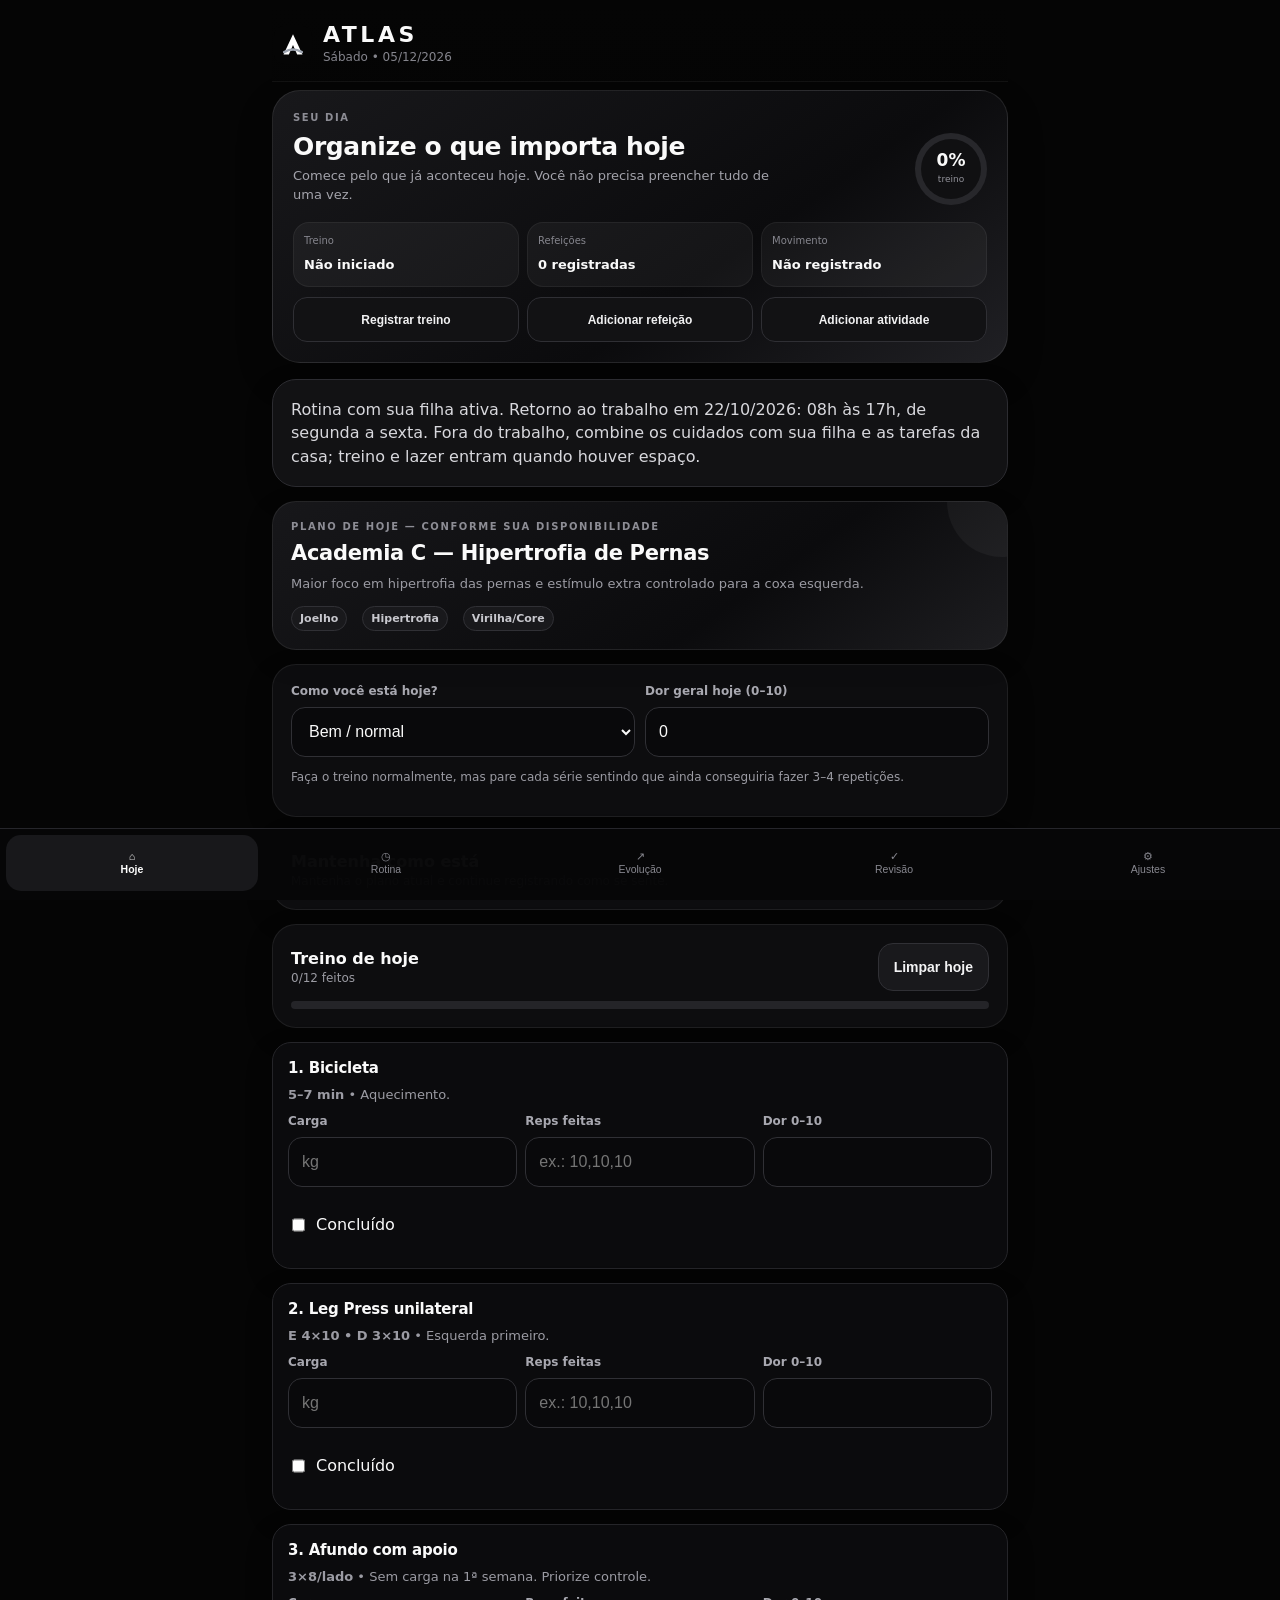
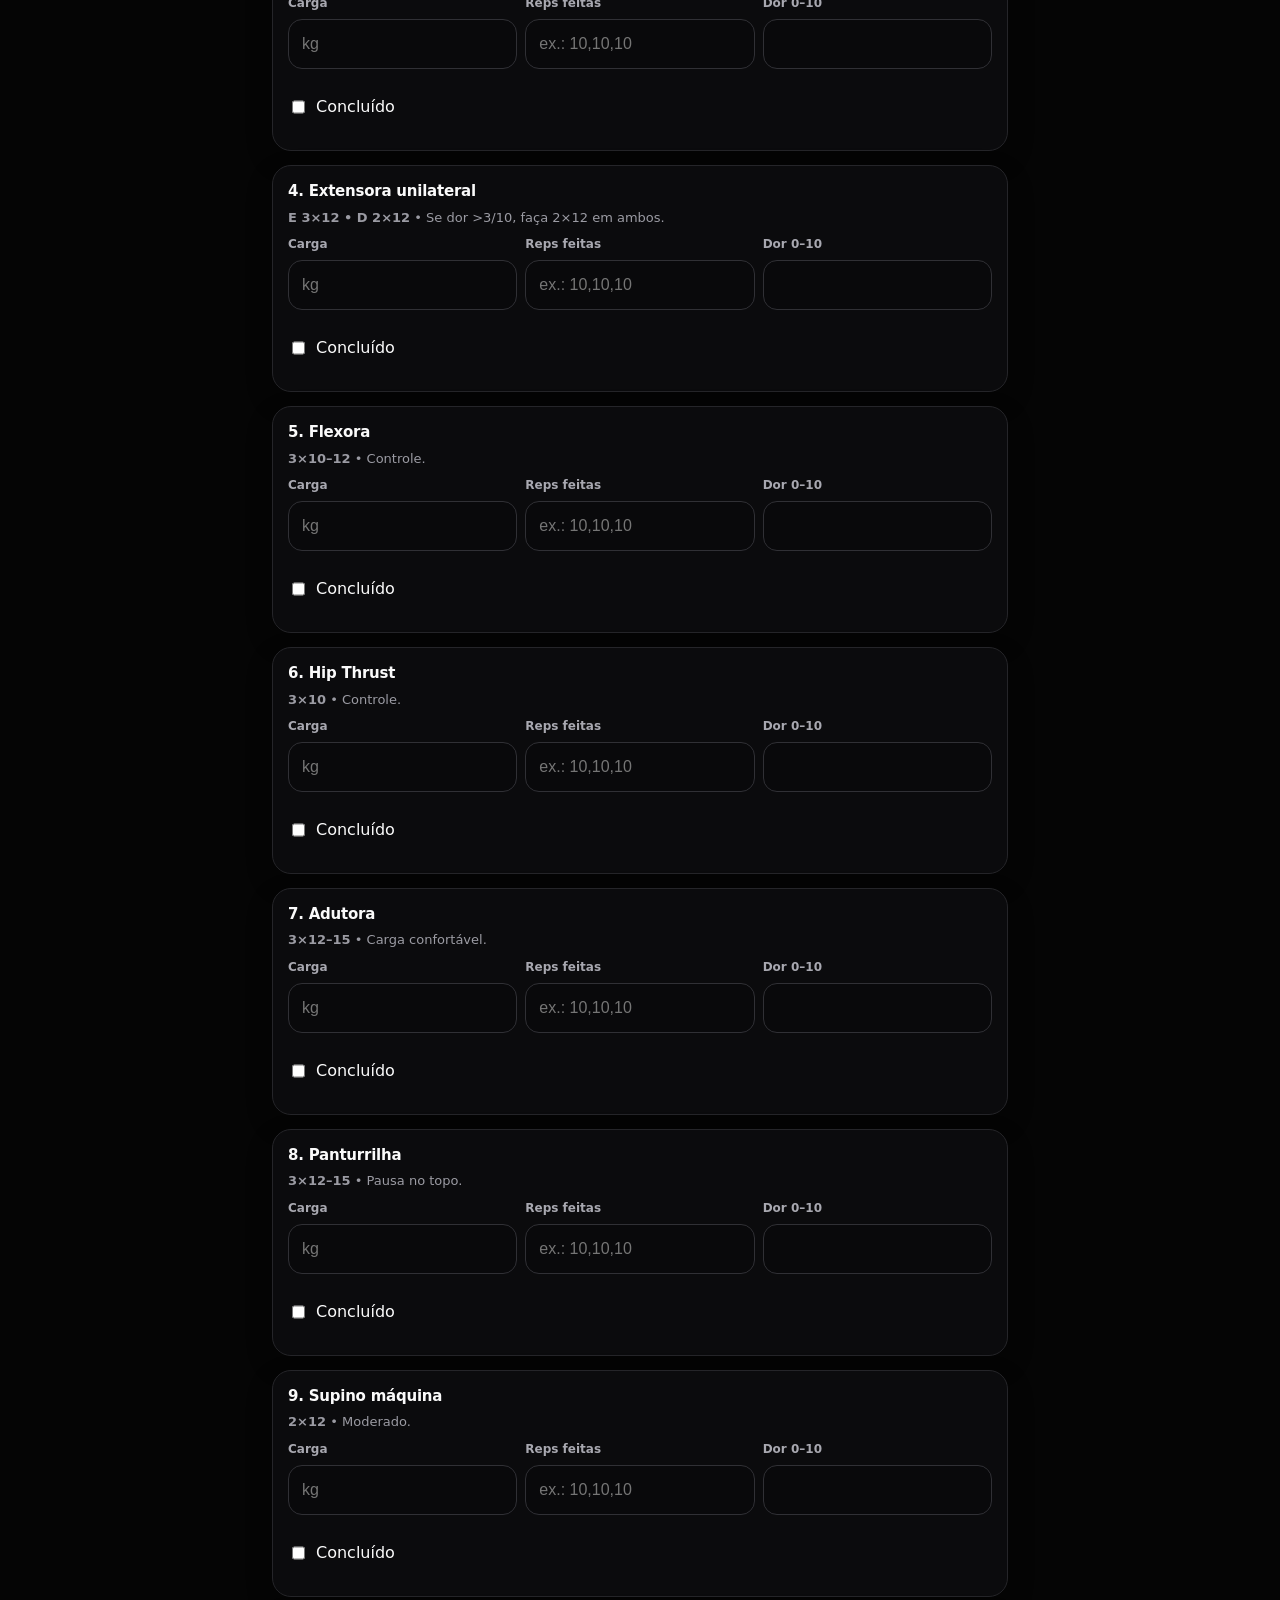
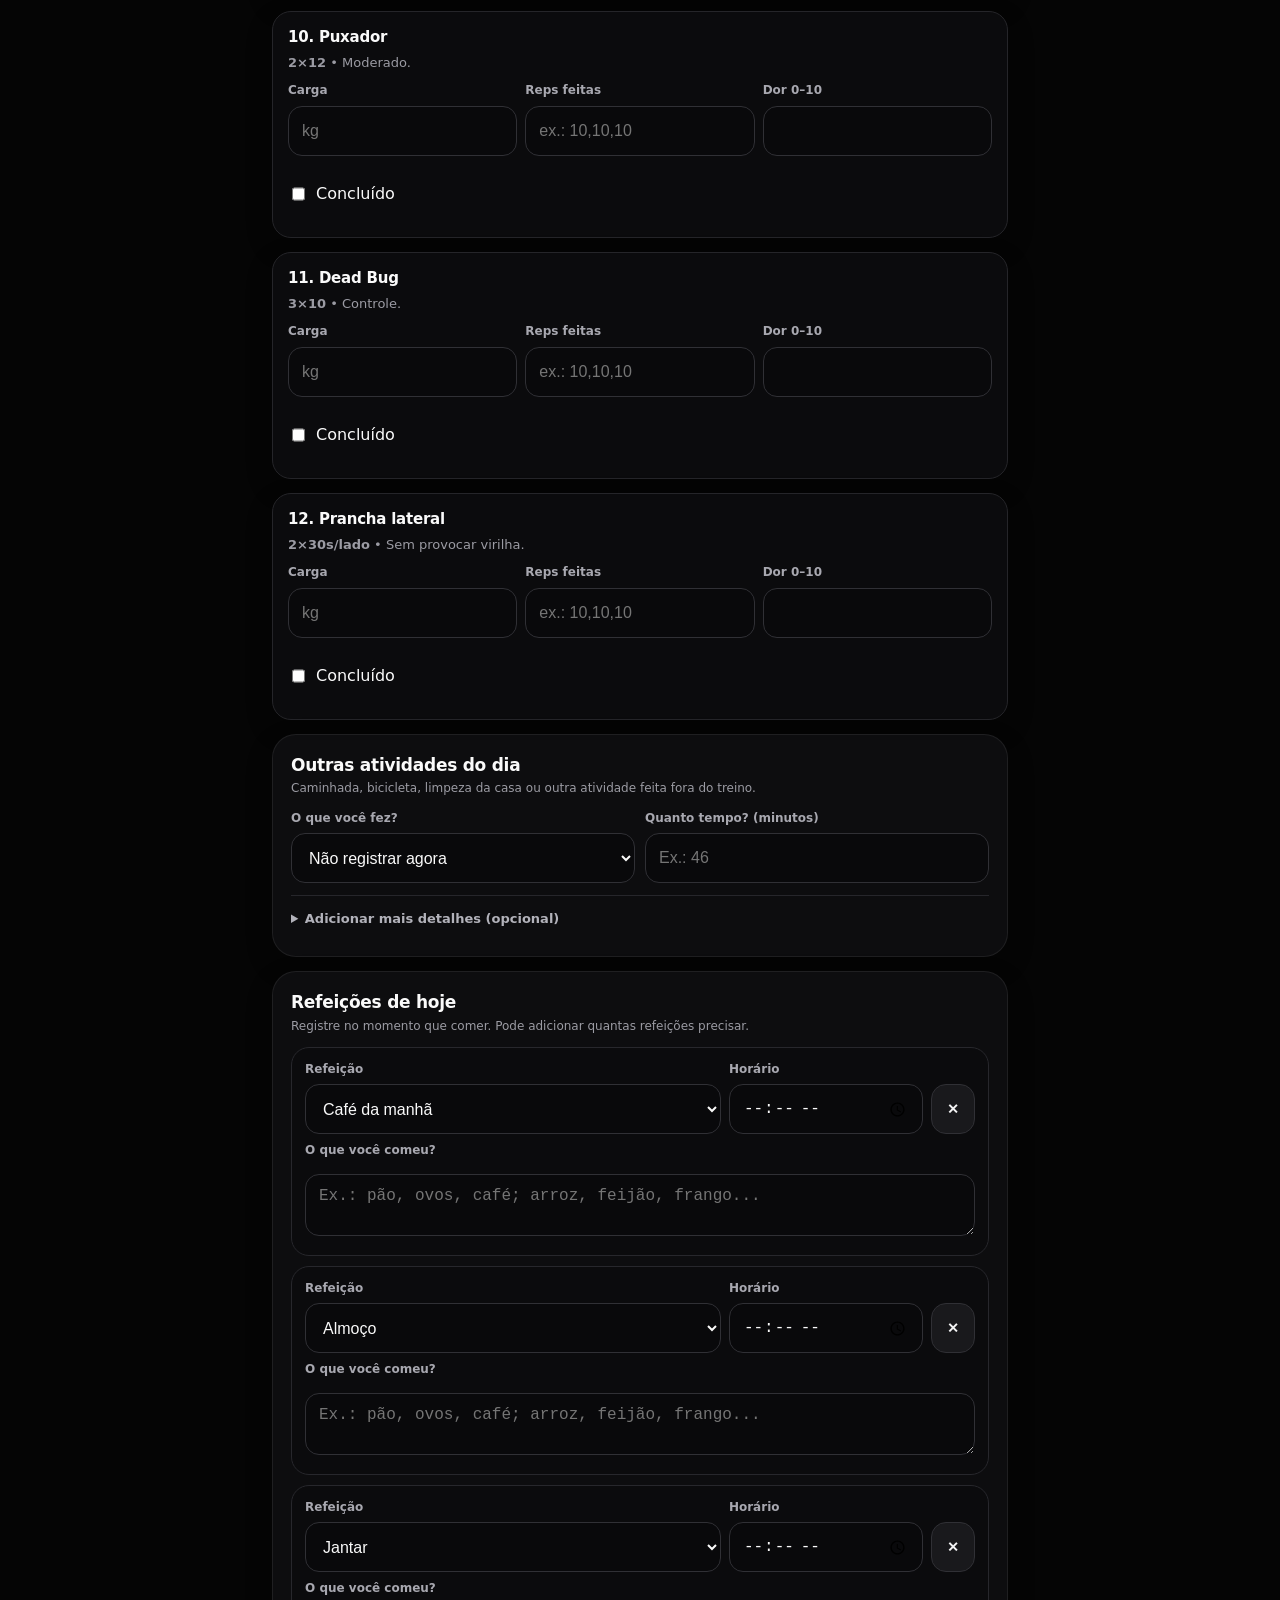
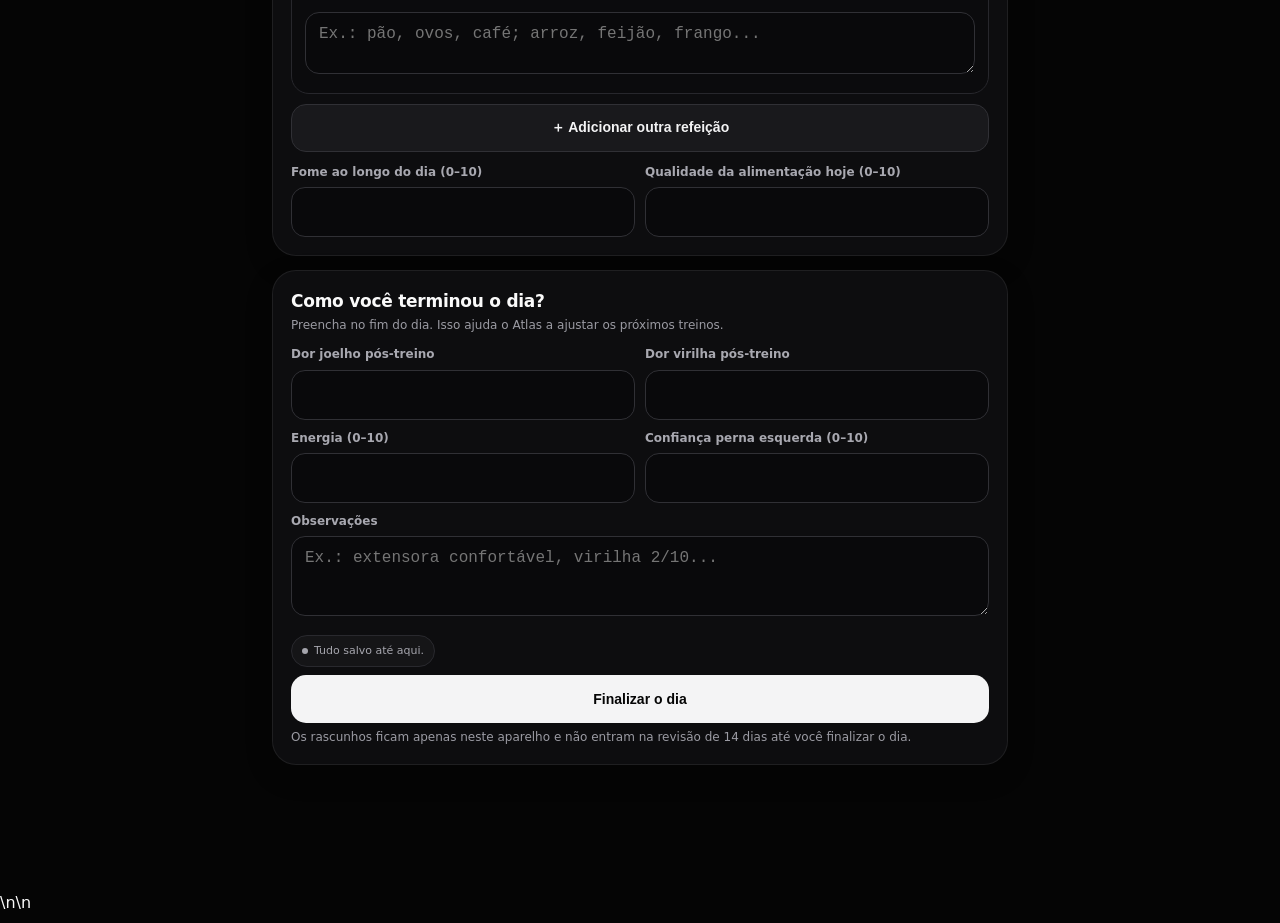
<file: index.html>
<!DOCTYPE html>
<html lang="pt-BR">
<head>
<script data-atlas-shell="4.0.4">
/* A atualização antiga injetava HTML na página e quebrava os eventos de navegação.
   Limpar exclusivamente o cache obsoleto do código; NUNCA tocar em atlasData. */
(()=>{ try{
  localStorage.removeItem('atlasShellHtml');
  localStorage.removeItem('atlasShellVersion');
  localStorage.removeItem('atlasShellUpdatedAt');
}catch(e){} })();
</script>
<meta charset="utf-8">
<meta name="viewport" content="width=device-width,initial-scale=1,viewport-fit=cover">
<meta name="theme-color" content="#050505">
<meta name="application-name" content="Atlas">
<meta name="apple-mobile-web-app-title" content="Atlas">
<title>Atlas</title>
<script defer src="./olimpo-bridge.js"></script>
<style>
:root{--bg:#0b1020;--card:#121a2d;--card2:#18223a;--text:#f8fafc;--muted:#9ca3af;--accent:#22c55e;--blue:#38bdf8;--warn:#f59e0b;--danger:#ef4444;--line:#26334f}
*{box-sizing:border-box} body{margin:0;font-family:system-ui,-apple-system,Segoe UI,Roboto,Arial,sans-serif;background:linear-gradient(180deg,#08111f,#0b1020 30%,#0b1020);color:var(--text)}
.app{max-width:820px;margin:auto;padding:14px 14px 90px} header{position:sticky;top:0;z-index:10;background:rgba(11,16,32,.94);backdrop-filter:blur(10px);padding:10px 0 12px}
h1{font-size:22px;margin:0 0 4px}.subtitle{color:var(--muted);font-size:13px}.card{background:var(--card);border:1px solid var(--line);border-radius:18px;padding:16px;margin:12px 0;box-shadow:0 8px 24px rgba(0,0,0,.18)}
.hero{background:linear-gradient(135deg,#172554,#0f172a 50%,#052e16)}.row{display:flex;gap:10px;flex-wrap:wrap}.metric{flex:1;min-width:130px;background:var(--card2);border-radius:14px;padding:12px}.metric b{display:block;font-size:22px;margin-top:3px}.small{font-size:12px;color:var(--muted)}
.tabs{display:flex;gap:8px;overflow:auto;padding:6px 0 2px}.tab{white-space:nowrap;border:1px solid var(--line);background:#0f172a;color:var(--text);padding:10px 13px;border-radius:999px;cursor:pointer}.tab.active{background:var(--accent);color:#07120a;border-color:var(--accent);font-weight:700}
section{display:none}section.active{display:block}.btn{border:0;border-radius:12px;padding:11px 14px;font-weight:700;cursor:pointer;background:var(--accent);color:#06220f}.btn.secondary{background:#24314e;color:var(--text)}.btn.warn{background:var(--warn);color:#241500}.btn.danger{background:var(--danger);color:white}.btn.full{width:100%}
.day-card{border-left:4px solid var(--blue)}.exercise{background:#0f172a;border:1px solid var(--line);border-radius:14px;padding:12px;margin:10px 0}.exercise.done{opacity:.62;border-color:#1f7a46}.exercise h4{margin:0 0 6px;font-size:15px}.meta{color:var(--muted);font-size:13px;margin-bottom:9px}
.exercise-grid{display:grid;grid-template-columns:1fr 1fr 1fr;gap:8px}input,select,textarea{width:100%;background:#0b1326;color:var(--text);border:1px solid #31405e;border-radius:10px;padding:9px}label{font-size:11px;color:var(--muted);display:block;margin-bottom:4px}.checkline{display:flex;align-items:center;gap:8px;margin-top:10px}.checkline input{width:auto}
.badge{display:inline-block;padding:4px 8px;border-radius:999px;font-size:11px;font-weight:700;margin-right:5px}.green{background:#143d25;color:#86efac}.yellow{background:#4b350c;color:#fde68a}.red{background:#4c1515;color:#fecaca}.blue{background:#103349;color:#bae6fd}.progress{height:10px;background:#1c2944;border-radius:99px;overflow:hidden}.progress>div{height:100%;background:linear-gradient(90deg,var(--accent),var(--blue));width:0}.notice{border-left:4px solid var(--warn);background:#2b210c;padding:12px;border-radius:12px;color:#fde7aa}.grid2{display:grid;grid-template-columns:1fr 1fr;gap:10px}
table{width:100%;border-collapse:collapse;font-size:13px}th,td{border-bottom:1px solid var(--line);padding:9px;text-align:left}th{color:#cbd5e1}.bottomnav{position:fixed;bottom:0;left:0;right:0;background:rgba(9,14,28,.97);border-top:1px solid var(--line);display:flex;justify-content:center;z-index:20}.bottomnav button{flex:1;max-width:170px;background:none;border:0;color:#cbd5e1;padding:12px 6px;font-size:12px}.bottomnav button.active{color:#86efac;font-weight:800}hr{border:0;border-top:1px solid var(--line);margin:16px 0}
@media(max-width:560px){.exercise-grid,.grid2{grid-template-columns:1fr}.app{padding-left:10px;padding-right:10px}.metric{min-width:46%}}

.update-toast{position:fixed;left:12px;right:12px;bottom:72px;z-index:50;max-width:796px;margin:auto;background:#172554;border:1px solid #3b82f6;border-radius:14px;padding:12px;box-shadow:0 10px 30px rgba(0,0,0,.35);display:none;align-items:center;gap:10px}.update-toast.show{display:flex}.update-toast .msg{flex:1;font-size:13px}.version-pill{display:inline-block;font-size:11px;padding:3px 7px;border-radius:999px;background:#0f2f1f;color:#86efac;margin-left:6px}

.routine-line{display:grid;grid-template-columns:96px 1fr;gap:10px;padding:10px 0;border-bottom:1px solid var(--line)}
.routine-line:last-child{border-bottom:0}.routine-time{font-weight:800;color:#bae6fd}
.adaptive-banner{border-left:4px solid var(--accent);background:#10281d;padding:12px;border-radius:12px;margin:12px 0}
.review-good{border-left-color:var(--accent)}.review-watch{border-left-color:var(--warn);background:#2b210c}.review-recovery{border-left-color:var(--danger);background:#351616}
.review-grid{display:grid;grid-template-columns:repeat(2,1fr);gap:8px}.review-stat{background:var(--card2);padding:10px;border-radius:12px}
.copybox{white-space:pre-wrap;background:#0b1326;border:1px solid #31405e;border-radius:12px;padding:10px;font-size:12px;color:#dbeafe}
@media(max-width:560px){.routine-line{grid-template-columns:80px 1fr}.review-grid{grid-template-columns:1fr 1fr}}


.brand{display:flex;align-items:center;gap:10px;margin-bottom:4px}
.brand-mark{width:34px;height:34px;flex:0 0 34px}
.brand-name{font-size:24px;font-weight:900;letter-spacing:.14em;line-height:1}
.brand-meta{display:flex;align-items:center;gap:8px}


/* Atlas v4.0.2 — identidade monocromática */
:root{--bg:#050505;--card:#101010;--card2:#18181b;--text:#fafafa;--muted:#a1a1aa;--accent:#f4f4f5;--blue:#d4d4d8;--warn:#a3a3a3;--danger:#737373;--line:#2a2a2e}
body{background:#050505;color:var(--text)}
header{background:rgba(5,5,5,.96);border-bottom:1px solid #18181b}
.card{background:#101010;border-color:#27272a;box-shadow:0 8px 24px rgba(0,0,0,.28)}
.hero{background:linear-gradient(145deg,#171717,#0a0a0a 68%,#202020)}
.metric,.review-stat{background:#18181b}
.tab{background:#111113;border-color:#303036;color:#d4d4d8}
.tab.active{background:#f4f4f5;color:#050505;border-color:#f4f4f5}
.btn{background:#f4f4f5;color:#050505}
.btn.secondary{background:#27272a;color:#fafafa;border:1px solid #3f3f46}
.btn.warn{background:#a3a3a3;color:#050505}
.btn.danger{background:#3f3f46;color:#fff;border:1px solid #71717a}
.day-card{border-left-color:#d4d4d8}
.exercise{background:#0b0b0c;border-color:#27272a}
.exercise.done{opacity:.72;border-color:#737373}
input,select,textarea{background:#09090b;color:#fafafa;border-color:#3f3f46}
.green,.yellow,.red,.blue{background:#1c1c1f;color:#e4e4e7;border:1px solid #3f3f46}
.progress{background:#27272a}
.progress>div{background:linear-gradient(90deg,#a1a1aa,#fafafa)}
.notice{border-left-color:#a3a3a3;background:#171717;color:#e5e5e5}
.bottomnav{background:rgba(5,5,5,.98);border-top-color:#27272a}
.bottomnav button{color:#a1a1aa}
.bottomnav button.active{color:#fff}
.update-toast{background:#111;border-color:#71717a}
.version-pill{background:#27272a;color:#e4e4e7;border:1px solid #3f3f46}
.routine-time{color:#f4f4f5}
.adaptive-banner,.review-good,.review-watch,.review-recovery{border-left-color:#a3a3a3;background:#171717}
.copybox{background:#09090b;border-color:#3f3f46;color:#e4e4e7}
.brand-mark rect{fill:#050505}.brand-mark path:first-of-type{fill:#fff}


/* Atlas v4.0.2 — responsividade e áreas seguras */
html,body{width:100%;min-height:100%;overflow-x:hidden}
body{-webkit-text-size-adjust:100%;text-size-adjust:100%}
.app{width:100%;max-width:820px;margin:0 auto;padding:12px 12px 104px}
header{top:0;padding:8px 0 10px;margin:0}
.brand{min-height:48px;gap:9px;margin-bottom:7px}
.brand-mark{width:36px;height:36px;flex-basis:36px}
.brand-meta{flex-wrap:wrap;row-gap:4px;column-gap:8px}
.brand-name{font-size:22px;letter-spacing:.13em}
.version-pill{margin-left:0}
.tabs{gap:8px;padding:8px 0 5px;scrollbar-width:none;-webkit-overflow-scrolling:touch;scroll-snap-type:x proximity}
.tabs::-webkit-scrollbar{display:none}
.tab{flex:0 0 auto;min-height:44px;padding:10px 16px;font-size:15px;scroll-snap-align:start}
.card{overflow-wrap:anywhere}
input,select,textarea{font-size:16px;min-height:50px;padding:12px}
textarea{min-height:96px;resize:vertical}
.bottomnav{min-height:66px;align-items:stretch;padding:6px 2px 8px}
.bottomnav button{min-width:0;max-width:none;padding:7px 2px;font-size:10.5px;line-height:1.18;white-space:nowrap;overflow:hidden;text-overflow:ellipsis}
.update-toast{bottom:82px}
@media(max-width:560px){
  .app{padding:10px 10px 100px}
  header{padding-top:6px}
  .brand{min-height:46px}
  .brand-name{font-size:21px}
  .brand-mark{width:34px;height:34px;flex-basis:34px}
  .version-pill{font-size:10px;padding:3px 6px}
  .tab{padding:10px 15px;font-size:14.5px}
  .card{padding:15px;border-radius:16px}
  .bottomnav{min-height:64px}
  .bottomnav button{font-size:10px}
}
@media(max-width:380px){
  .app{padding-left:8px;padding-right:8px}
  .brand-name{font-size:20px}
  .tab{padding:9px 13px;font-size:14px}
  .bottomnav button{font-size:9.5px;padding-left:1px;padding-right:1px}
}


.meal-row{background:#0b0b0c;border:1px solid #27272a;border-radius:14px;padding:12px;margin:10px 0}
.meal-head{display:grid;grid-template-columns:minmax(0,1.5fr) minmax(105px,.7fr) auto;gap:8px;align-items:end}
.meal-remove{min-width:44px;height:50px;padding:0 12px}
.meal-row textarea{margin-top:8px}
@media(max-width:560px){
  .meal-head{grid-template-columns:1fr 120px auto}
}
@media(max-width:390px){
  .meal-head{grid-template-columns:1fr 108px auto;gap:6px}
  .meal-remove{min-width:42px;padding:0 9px}
}


/* Atlas v4.0.2 — interface simples e orientada ao dia */
:root{
 --bg:#050505;--surface:#0d0d0f;--surface2:#151518;--surface3:#1d1d21;
 --text:#fafafa;--muted:#9b9ba3;--subtle:#707078;--line:#29292e;
 --accent:#f4f4f5;--ink:#080808;
}
html{scroll-behavior:smooth}
body{background:#050505;color:var(--text);line-height:1.45}
.app{max-width:760px;padding:10px 12px 112px}
header{background:linear-gradient(180deg,rgba(5,5,5,.99),rgba(5,5,5,.93));border-bottom:1px solid rgba(255,255,255,.05);padding:8px 2px 9px}
.tabs{display:none!important}
.brand{min-height:54px;margin:0;gap:11px}.brand-mark{width:38px;height:38px;flex-basis:38px}
.brand-name{font-size:22px;letter-spacing:.16em}.brand .subtitle{font-size:12px;color:#85858d;margin-top:3px}
.version-pill{display:none}
.card{background:var(--surface);border:1px solid rgba(255,255,255,.075);border-radius:24px;padding:18px;margin:14px 0;box-shadow:0 10px 28px rgba(0,0,0,.18)}
.hero{background:linear-gradient(145deg,#17171a,#0b0b0d 64%,#1d1d20)}
h2,h3,h4{letter-spacing:-.015em}h3{font-size:17px}.small{color:var(--muted);line-height:1.45}
label{font-size:12px;color:#a8a8b0;font-weight:650;margin-bottom:6px}
input,select,textarea{background:#09090b;border:1px solid #303035;border-radius:14px;min-height:50px;padding:12px 13px;font-size:16px}
input:focus,select:focus,textarea:focus{outline:none;border-color:#6b6b74;background:#0d0d10}
.btn{border-radius:15px;min-height:48px;padding:12px 15px;font-size:14px}.btn.secondary{background:#19191c;border-color:#303035;color:#f3f3f4}
.btn.danger{background:#18181a;border-color:#343438;color:#d9d9dd}.btn:disabled{opacity:.5}
.lifestyle-hero{margin:8px 0 16px;padding:20px;border-radius:28px;background:linear-gradient(145deg,#18181b 0%,#0b0b0d 62%,#202024 100%);border:1px solid rgba(255,255,255,.09);box-shadow:0 16px 36px rgba(0,0,0,.24)}
.eyebrow{font-size:10px;font-weight:800;letter-spacing:.16em;text-transform:uppercase;color:#8d8d95}
.hero-row{display:flex;align-items:center;justify-content:space-between;gap:18px;margin-top:7px}.hero-row h2{font-size:25px;line-height:1.08;margin:0 0 7px}
.hero-copy{font-size:13px;color:#a3a3ab;max-width:490px}
.workout-ring{width:72px;height:72px;flex:0 0 72px;border-radius:50%;display:grid;place-items:center;background:conic-gradient(#f4f4f5 var(--ring,0%),#27272b 0);position:relative}
.workout-ring:after{content:"";position:absolute;inset:6px;border-radius:50%;background:#101012}.workout-ring>div{position:relative;z-index:1;text-align:center;line-height:1}
.workout-ring strong{display:block;font-size:17px}.workout-ring span{font-size:9px;color:#92929a}
.snapshot-grid{display:grid;grid-template-columns:repeat(3,1fr);gap:8px;margin-top:17px}
.snapshot-item{background:rgba(255,255,255,.045);border:1px solid rgba(255,255,255,.06);border-radius:16px;padding:11px 10px}
.snapshot-item span{display:block;font-size:10px;color:#85858d;margin-bottom:4px}.snapshot-item b{font-size:13px;font-weight:750}
.quick-actions{display:grid;grid-template-columns:repeat(3,1fr);gap:8px;margin-top:10px}
.quick-action{min-height:45px;border:1px solid #2f2f34;background:#121214;color:#f1f1f2;border-radius:14px;font-weight:750;font-size:12px;padding:9px 8px}
.quick-action:active{transform:scale(.985)}
.focus-card{position:relative;overflow:hidden}.focus-card:before{content:"";position:absolute;width:110px;height:110px;border-radius:50%;right:-50px;top:-55px;background:rgba(255,255,255,.045)}
.focus-card h2{font-size:21px}.focus-card .badge{background:#19191c;color:#c8c8ce;border-color:#303035}
.section-heading{display:flex;align-items:flex-start;justify-content:space-between;gap:12px;margin-bottom:12px}.section-heading h3{margin:0 0 3px}
.save-state{display:inline-flex;align-items:center;gap:6px;margin-top:12px;padding:7px 10px;background:#151517;border:1px solid #29292e;border-radius:999px;font-size:11px;color:#a6a6ae}
.save-state:before{content:"";width:6px;height:6px;border-radius:50%;background:#a5a5ad}
.progress{height:8px;background:#242428}.progress>div{background:#f5f5f5}
.exercise{background:#0b0b0d;border-color:#252529;border-radius:19px;padding:15px}.exercise h4{font-size:15px}.exercise.done{opacity:.66}.checkline input{accent-color:#f4f4f5}
.meal-row{background:#0b0b0d;border-color:#27272c;border-radius:18px;padding:13px}
.optional-details{margin-top:12px;border-top:1px solid #26262b;padding-top:10px}.optional-details summary{cursor:pointer;color:#b2b2ba;font-weight:750;font-size:13px;padding:4px 0 9px}
.section-switch{position:sticky;top:70px;z-index:8;display:grid;grid-template-columns:1fr 1fr;gap:4px;background:rgba(12,12,14,.94);backdrop-filter:blur(12px);border:1px solid #28282c;border-radius:16px;padding:4px;margin:8px 0 14px}
.section-switch button{border:0;background:transparent;color:#92929a;border-radius:12px;min-height:40px;font-weight:750}.section-switch button.active{background:#f2f2f3;color:#080808}
.settings-intro h2{font-size:22px;margin:3px 0 6px}
.settings-fold{padding:0;overflow:hidden}.settings-fold details{padding:0}.settings-fold summary{list-style:none;cursor:pointer;padding:17px 18px;font-weight:800;display:flex;align-items:center;justify-content:space-between}
.settings-fold summary::-webkit-details-marker{display:none}.settings-fold summary:after{content:"›";font-size:22px;color:#8d8d95;transform:rotate(90deg);transition:.15s}.settings-fold details[open] summary:after{transform:rotate(-90deg)}
.settings-body{padding:0 18px 18px;border-top:1px solid #242429}.settings-body>.small:first-child{margin-top:14px}
.bottomnav{min-height:72px;padding:6px 6px 9px;background:rgba(7,7,8,.98);border-top:1px solid #26262b;gap:2px}
.bottomnav button{max-width:none;min-width:0;min-height:54px;border-radius:15px;padding:6px 2px;color:#888890;font-size:10.5px;line-height:1.2}
.bottomnav button.active{background:#18181b;color:#fff;font-weight:800}
.notice{background:#121214;border-left:0;border:1px solid #2c2c31;color:#d8d8dd}
.review-grid{gap:8px}.review-stat{background:#151518;border:1px solid #252529;border-radius:16px;padding:11px}
table{font-size:12.5px}th{color:#a9a9b0}th,td{padding:10px 7px}
@media(max-width:560px){
 .app{padding:8px 10px 108px}.card{padding:16px;border-radius:21px}.lifestyle-hero{padding:18px}
 .hero-row h2{font-size:23px}.workout-ring{width:66px;height:66px;flex-basis:66px}
 .snapshot-grid{grid-template-columns:repeat(3,1fr)}.snapshot-item{padding:10px 8px}.snapshot-item b{font-size:12px}
 .quick-action{font-size:11.5px}.bottomnav button{font-size:10px}
}
@media(max-width:390px){.hero-row{gap:10px}.snapshot-grid{grid-template-columns:1fr 1fr}.quick-actions{grid-template-columns:1fr 1fr}.quick-action:last-child{grid-column:1/-1}}

</style>

<link rel="manifest" href="./manifest-v301.webmanifest?v=302">
<link rel="icon" href="./assets/icons/icon-atlas-v301-192.png?v=302" type="image/png">
<link rel="apple-touch-icon" href="./assets/icons/icon-atlas-v301-192.png?v=302">
<meta name="mobile-web-app-capable" content="yes">
<meta name="apple-mobile-web-app-capable" content="yes">
<meta name="apple-mobile-web-app-status-bar-style" content="black-translucent">
</head>
<body>
<div class="app">
<header><div class="brand"><svg class="brand-mark" viewBox="0 0 64 64" aria-hidden="true"><rect width="64" height="64" rx="16" fill="#050505"/><path d="M16 48 32 14 48 48h-9l-7-16-7 16z" fill="#fff"/><path d="M17 44Q32 35 47 44" fill="none" stroke="#9ca3af" stroke-width="4" stroke-linecap="round"/></svg><div><div class="brand-meta"><div class="brand-name">ATLAS</div><span class="version-pill" id="appVersion">v4.0.2</span></div><div class="subtitle" id="todayLabel"></div></div></div><div class="tabs"><button class="tab active" data-tab="home">Hoje</button><button class="tab" data-tab="week">Semana</button><button class="tab" data-tab="routine">Rotina</button><button class="tab" data-tab="progress">Progresso</button><button class="tab" data-tab="review">14 dias</button><button class="tab" data-tab="settings">Ajustes</button></div></header>
<section id="home" class="active">
<div class="lifestyle-hero" id="daySummary">
  <div class="eyebrow">Seu dia</div>
  <div class="hero-row">
    <div>
      <h2 id="summaryGreeting">Organize o que importa hoje</h2>
      <div class="hero-copy" id="summaryMessage">Registre aos poucos. O Atlas salva seu rascunho automaticamente.</div>
    </div>
    <div class="workout-ring" id="summaryRing" style="--ring:0%"><div><strong id="summaryPercent">0%</strong><span>treino</span></div></div>
  </div>
  <div class="snapshot-grid">
    <div class="snapshot-item"><span>Treino</span><b id="summaryWorkout">Não iniciado</b></div>
    <div class="snapshot-item"><span>Refeições</span><b id="summaryMeals">0 registradas</b></div>
    <div class="snapshot-item"><span>Movimento</span><b id="summaryActivity">Não registrado</b></div>
  </div>
  <div class="quick-actions">
    <button type="button" class="quick-action" data-scroll="todayWorkout">Registrar treino</button>
    <button type="button" class="quick-action" data-scroll="mealsCard">Adicionar refeição</button>
    <button type="button" class="quick-action" data-scroll="activityCard">Adicionar atividade</button>
  </div>
</div>
<div class="card notice" data-family-notice></div>
<div class="card hero focus-card"><div class="eyebrow">Plano de hoje — conforme sua disponibilidade</div><h2 id="todayTitle" style="margin:4px 0 6px"></h2><div id="todayObjective" class="subtitle"></div><div class="row" style="margin-top:12px"><span class="badge green">Joelho</span><span class="badge blue">Hipertrofia</span><span class="badge yellow">Virilha/Core</span></div></div>
<div class="card"><div class="grid2"><div><label>Como você está hoje?</label><select id="sleepMode"><option value="normal">Bem / normal</option><option value="tired">Cansado</option><option value="exhausted">Muito cansado</option></select></div><div><label>Dor geral hoje (0–10)</label><input id="dailyPain" type="number" min="0" max="10" value="0"></div></div><p class="small" id="sleepAdvice"></p></div>
<div id="adaptiveHome"></div><div class="card" id="workoutProgressCard"><div style="display:flex;justify-content:space-between;align-items:center;gap:12px"><div><b>Treino de hoje</b><div class="small" id="progressText"></div></div><button class="btn secondary" id="resetToday">Limpar hoje</button></div><div class="progress" style="margin-top:10px"><div id="progressBar"></div></div></div>
<div id="todayWorkout"></div>
<div class="card" id="activityCard">
  <div class="section-heading"><div><h3>Outras atividades do dia</h3><div class="small">Caminhada, bicicleta, limpeza da casa ou outra atividade feita fora do treino.</div></div></div>
  <div class="grid2">
    <div><label>O que você fez?</label>
      <select id="extraActivityType">
        <option value="">Não registrar agora</option>
        <option value="Caminhada">Caminhada</option><option value="Bicicleta">Bicicleta</option>
        <option value="Futebol">Futebol</option><option value="Limpeza da casa">Limpeza da casa</option><option value="Outro">Outro</option>
      </select>
    </div>
    <div><label>Quanto tempo? (minutos)</label><input id="extraActivityMin" type="number" min="0" step="1" placeholder="Ex.: 46"></div>
  </div>
  <details class="optional-details">
    <summary>Adicionar mais detalhes (opcional)</summary>
    <div class="grid2">
      <div><label>Intensidade</label><select id="extraActivityIntensity"><option value="">Não informar</option><option value="Leve">Leve</option><option value="Moderada">Moderada</option><option value="Intensa">Intensa</option></select></div>
      <div><label>Distância total (km)</label><input id="extraActivityKm" type="number" min="0" step="0.1" placeholder="Ex.: 3,2"></div>
      <div><label>Quantas vezes / trechos?</label><input id="extraActivityBouts" type="number" min="1" step="1" placeholder="Ex.: 4"></div>
      <div><label>Quanto cansou? (0–10)</label><input id="extraActivityRpe" type="number" min="0" max="10" step="1" placeholder="Opcional"></div>
    </div>
    <label style="margin-top:10px">Observação</label><textarea id="extraActivityNotes" rows="2" placeholder="Ex.: fui e voltei do trabalho a pé durante o dia."></textarea>
  </details>
</div><div class="card" id="mealsCard">
  <div class="section-heading"><div><h3>Refeições de hoje</h3><div class="small">Registre no momento que comer. Pode adicionar quantas refeições precisar.</div></div></div>
  <div id="mealList"></div>
  <button class="btn secondary full" id="addMealBtn" type="button">＋ Adicionar outra refeição</button>
  <div class="grid2" style="margin-top:12px">
    <div><label>Fome ao longo do dia (0–10)</label><input id="hungerDay" type="number" min="0" max="10"></div>
    <div><label>Qualidade da alimentação hoje (0–10)</label><input id="foodQuality" type="number" min="0" max="10"></div>
  </div>
</div><div class="card" id="checkoutCard"><div class="section-heading"><div><h3>Como você terminou o dia?</h3><div class="small">Preencha no fim do dia. Isso ajuda o Atlas a ajustar os próximos treinos.</div></div></div><div class="grid2"><div><label>Dor joelho pós-treino</label><input id="kneePost" type="number" min="0" max="10"></div><div><label>Dor virilha pós-treino</label><input id="groinPost" type="number" min="0" max="10"></div><div><label>Energia (0–10)</label><input id="energyPost" type="number" min="0" max="10"></div><div><label>Confiança perna esquerda (0–10)</label><input id="leftConfidence" type="number" min="0" max="10"></div></div><label style="margin-top:10px">Observações</label><textarea id="dailyNotes" rows="3" placeholder="Ex.: extensora confortável, virilha 2/10..."></textarea><div id="draftStatus" class="save-state" aria-live="polite">Tudo salvo até aqui.</div><button class="btn full" id="saveDay" style="margin-top:8px">Finalizar o dia</button><div class="small" style="margin-top:6px">Os rascunhos ficam apenas neste aparelho e não entram na revisão de 14 dias até você finalizar o dia.</div></div>
</section>
<section id="week"></section>

<section id="routine">
  <div class="lifestyle-hero">
    <div class="eyebrow">Sua rotina</div>
    <div class="hero-row"><div><h2>Veja o dia e a semana sem complicação</h2><div class="hero-copy">Sua filha, descanso, trabalho e atividades pessoais, com horários flexíveis nesta nova fase.</div></div></div>
  </div>
  <div class="card">
    <div class="section-heading"><div><h3>Preferências do dia</h3><div class="small">O Atlas usa isso para encaixar sua rotina de forma realista.</div></div></div>
    <div class="grid2">
      <div><label>Horário de almoço mais provável</label><select id="lunchSlot"><option value="12-13">12h–13h</option><option value="13-14">13h–14h</option></select></div>
      <div><label>League of Legends, se houver tempo livre</label><select id="lolGoal"><option value="0">Sem meta de partidas</option><option value="1">Até 1 partida</option><option value="2">2 partidas</option><option value="3">2–3 partidas</option></select></div>
    </div>
  </div>
  <div class="section-switch" id="routineSwitch">
    <button type="button" class="active" data-routine-view="agenda">Agenda</button>
    <button type="button" data-routine-view="training">Treinos da semana</button>
  </div>
  <div id="routineAgendaView"><div class="card notice" data-family-notice></div><p class="small">Agenda desta semana. Os treinos são opções: combine uma janela com a família, sem obrigação de cumprir todos os blocos.</p><div id="routineCards"></div></div>
  <div id="routineTrainingView" hidden><div id="weekCards"></div></div>
</section>

<section id="review">
  <div class="lifestyle-hero">
    <div class="eyebrow">A cada 14 dias</div>
    <div class="hero-row"><div><h2>Veja o que está funcionando</h2><div class="hero-copy">O Atlas junta seus registros de treino, dor, cansaço, alimentação e outras atividades para decidir se é melhor manter, avançar aos poucos ou reduzir o ritmo.</div></div></div>
  </div>
  <div id="reviewStatus"></div>
  <div class="card">
    <div class="section-heading"><div><h3>Fazer revisão agora</h3><div class="small">Você também pode esperar a revisão automática de sábado.</div></div></div>
    <button class="btn full" id="runReviewNow">Revisar os últimos 14 dias</button>
    <button class="btn secondary full" id="copyReview" style="margin-top:8px">Copiar resumo para analisar no ChatGPT</button>
  </div>
  <div class="card"><div class="section-heading"><div><h3>Revisões anteriores</h3><div class="small">Um histórico simples das últimas decisões do Atlas.</div></div></div><div id="reviewHistory"></div></div>
</section>

<section id="progress">
  <div class="lifestyle-hero">
    <div class="eyebrow">Evolução</div>
    <div class="hero-row"><div><h2>Acompanhe mudanças ao longo do tempo</h2><div class="hero-copy">Você não precisa preencher tudo sempre. Registre medidas quando fizer sentido e acompanhe os dias que já finalizou.</div></div></div>
  </div>
  <div class="card">
    <div class="section-heading"><div><h3>Registrar medidas</h3><div class="small">Use a mesma forma de medir para facilitar a comparação.</div></div></div>
    <div class="grid2"><div><label>Peso (kg)</label><input id="bodyWeight" type="number" step="0.1"></div><div><label>Coxa esquerda (cm)</label><input id="leftThigh" type="number" step="0.1"></div><div><label>Coxa direita (cm)</label><input id="rightThigh" type="number" step="0.1"></div><div><label>Cintura (cm)</label><input id="waist" type="number" step="0.1"></div></div>
    <button class="btn full" id="saveMeasures" style="margin-top:10px">Salvar medidas</button>
  </div>
  <div class="card"><div class="section-heading"><div><h3>Últimos registros</h3><div class="small">Treinos finalizados e medidas mais recentes.</div></div></div><div id="history"></div></div>
  <div class="card notice"><b>Quando não vale a pena insistir:</b><br>se a dor aumentar, chegar a 5/10 ou mais, durar pior por mais de 24 horas, aparecer inchaço no joelho ou surgir caroço/inchaço na virilha, pare de forçar e procure avaliação presencial.</div>
</section>
<section id="settings">
  <div class="lifestyle-hero settings-intro">
    <div class="eyebrow">Ajustes</div>
    <h2>Controle o Atlas sem termos técnicos</h2>
    <div class="hero-copy">As opções menos usadas ficam fechadas para deixar esta tela mais simples.</div>
  </div>

  <div class="card settings-fold" id="manualUpdateCard"><details open><summary>Atualizar o Atlas</summary><div class="settings-body">
    <div class="small">Versão neste aparelho: <b id="manualCurrentVersion">v4.0.2</b>. O Atlas consulta diretamente o repositório para não depender da demora do GitHub Pages. Seus registros não são apagados.</div>
    <button class="btn full" id="forceUpdateBtn" type="button" style="margin-top:12px">Buscar atualização</button>
    <div class="small" id="manualUpdateStatus" style="margin-top:9px">Pronto para verificar.</div>
  </div></details></div>

  <div class="card settings-fold"><details><summary>Salvar ou recuperar meus dados</summary><div class="settings-body">
    <div class="small">O backup guarda seus registros, rascunhos, medidas e revisões em um arquivo.</div>
    <button class="btn full" id="exportBackupBtn" style="margin-top:12px">Salvar uma cópia dos meus dados</button>
    <button class="btn secondary full" id="importBackupBtn" style="margin-top:8px">Recuperar dados de um arquivo</button>
    <input id="importBackupFile" type="file" accept="application/json,.json" style="display:none"><div class="small" id="backupHint" style="margin-top:8px"></div>
  </div></details></div>

  <div class="card settings-fold" id="installCard"><details><summary>Instalar no celular</summary><div class="settings-body">
    <div class="small" id="installState">Verificando o estado de instalação…</div>
    <button class="btn full" id="installAppBtn" style="margin-top:12px">Instalar Atlas</button>
    <button class="btn secondary full" id="checkInstallBtn" style="margin-top:8px">Verificar novamente</button>
    <div class="small" id="installHint" style="margin-top:10px"></div>
  </div></details></div>

  <div class="card notice" data-family-notice></div>

  <div class="card settings-fold"><details><summary>Minha rotina atual</summary><div class="settings-body"><ul>
    <li>Sua filha nasceu em 02/10/2026.</li>
    <li>Licença-paternidade de 20 dias: 02 a 21/10/2026. Retorno ao trabalho em 22/10/2026, das 08h às 17h, de segunda a sexta.</li>
    <li>Almoço: geralmente 12h–13h ou 13h–14h.</li>
    <li>Durante a licença, academia somente em uma janela combinada com a família. Após o retorno, depois do trabalho; sábado à tarde continua sendo uma opção.</li>
    <li>Duolingo: até 15 minutos quando couber, podendo dividir em pequenos momentos.</li>
    <li>League of Legends: opcional, sem meta obrigatória. Jogue apenas quando houver tempo livre combinado, sem ocupar o descanso.</li>
    <li>Casa: dividir as tarefas essenciais em pequenos blocos. Quinta, sexta ou sábado são possibilidades, não compromissos fixos.</li>
  </ul></div></details></div>

  <div class="card settings-fold"><details><summary>Regras do treino</summary><div class="settings-body"><ul>
    <li>Comece pela perna esquerda nos exercícios de um lado de cada vez.</li>
    <li>A esquerda recebe um pouco mais de trabalho, mas sem dobrar o treino.</li>
    <li>Dor até 2–3/10 pode ser aceitável se não estiver aumentando e melhorar depois.</li>
    <li>Se dormir mal, reduza uma série e não aumente carga.</li>
    <li>Se estiver muito cansado, faça apenas caminhada leve e mobilidade.</li>
    <li>Se perder um treino, continue a sequência A → B → C. Não tente compensar dois no mesmo dia.</li>
  </ul></div></details></div>

  <div class="card settings-fold"><details><summary>Plano de 12 semanas</summary><div class="settings-body">
    <table><tr><th>Período</th><th>Objetivo</th></tr><tr><td>1–4</td><td>Voltar ao ritmo e observar joelho/virilha.</td></tr><tr><td>5–8</td><td>Ganhar força e massa muscular, com atenção à perna esquerda.</td></tr><tr><td>9–12</td><td>Fortalecer movimentos de uma perna e preparar a volta ao futebol.</td></tr></table>
  </div></details></div>

  <div class="card settings-fold"><details><summary>Apagar todos os registros</summary><div class="settings-body">
    <div class="small">Use somente se quiser começar do zero. Esta ação não pode ser desfeita.</div>
    <button class="btn danger full" id="clearAll" style="margin-top:12px">Apagar tudo</button>
  </div></details></div>
</section>
</section>
</div>
<div class="update-toast" id="updateToast"><div class="msg"><b>Nova versão disponível</b><div class="small">O Atlas será atualizado sem apagar seus registros.</div></div><button class="btn" id="applyUpdate">Atualizar</button></div>
<nav class="bottomnav"><button data-nav="home" class="active">⌂<br>Hoje</button><button data-nav="routine">◷<br>Rotina</button><button data-nav="progress">↗<br>Evolução</button><button data-nav="review">✓<br>Revisão</button><button data-nav="settings">⚙<br>Ajustes</button></nav>
<script>
const days={
0:{name:"Domingo",title:"Recuperação + Reabilitação",objective:"Recuperar, manter mobilidade e fortalecer core/virilha sem academia.",exercises:[["Caminhada","20–30 min","Ritmo confortável. Pode dividir em 2×10 min."],["Cat-Camel","2×10","Movimento controlado."],["Mobilidade de quadril","2×10/lado","Sem forçar amplitude."],["Mobilidade de tornozelo","2×10/lado","Controle e conforto."],["Flexor do quadril","2×30s/lado","Alongamento leve."],["Adução isométrica","4×20–30s","50–60% da força; bola/almofada entre os joelhos."],["Dead Bug","3×8/lado","Lombar estável."],["Prancha lateral","2×20–30s/lado","Sem provocar a virilha."],["Bird Dog","2×8/lado","Segure 2–3s."]]},
1:{name:"Segunda",title:"Academia A — Quadríceps + Joelho",objective:"Principal estímulo de quadríceps, coxa esquerda e full body.",exercises:[["Bicicleta","5–7 min","Aquecimento leve."],["Agachamento sem peso","1×10","Amplitude confortável."],["Step-up baixo","1×10/lado","Ativação."],["Extensora leve","1×15","Somente aquecimento."],["Leg Press unilateral","E 4×10 • D 3×10","Comece por ~10–12,5 kg ou pare sentindo que ainda conseguiria fazer 3–4 repetições. Descida 3s."],["Step-up","E 4×10 • D 3×10","Peso corporal. Descida 3s."],["Stiff","3×10","Referência inicial ~20 kg. Controle."],["Extensora unilateral","2×12/lado","~8–10 kg ou carga confortável. 1s no topo, 3s descida."],["Adutora","2×15","~20–25 kg. Sem explosão."],["Supino máquina","3×10–12","Referência ~20 kg."],["Puxador frente","3×10–12","Referência ~25–30 kg."],["Pallof Press","3×10/lado","1–2s com braços estendidos."],["Cardio final","10 min","Bike/caminhada leve, se estiver bem."]]},
2:{name:"Terça",title:"Cardio + Virilha + Core",objective:"Ajudar na perda de gordura, capacidade aeróbica e fortalecimento da virilha/core.",exercises:[["Cardio leve","25–35 min","Bike, elíptico ou caminhada inclinada. Sem HIIT/corrida."],["Adução isométrica","4×30s","Força moderada."],["Adução leve máquina/polia","2×12","Somente se dor ≤3/10."],["Dead Bug","3×10","Controle."],["Prancha lateral","3×20–30s","Sem provocar virilha."],["Pallof Press","3×10/lado","Controle da pelve/tronco."]]},
3:{name:"Quarta",title:"Academia B — Posterior + Full Body",objective:"Posteriores, glúteos, tronco e manutenção do trabalho do joelho.",exercises:[["Bicicleta","5–7 min","Aquecimento."],["Agachamento Smith","3×8–10","Amplitude confortável. 3s descida."],["Mesa/Cadeira flexora","3×10–12","Controle."],["Hip Thrust","3×10–12","Segure 2s no topo."],["Abdutora","3×15","Carga moderada."],["Extensora unilateral","2×15","Carga leve/moderada."],["Supino inclinado/máquina","3×10","Controle."],["Remada máquina","3×10–12","Controle."],["Desenvolvimento máquina","2×10–12","Referência ~20 kg na volta."],["Elevação lateral","2×12–15","Leve/moderado."],["Prancha","3×30–40s","Respiração normal."]]},
4:{name:"Quinta",title:"Recuperação Ativa",objective:"Reduzir fadiga, manter mobilidade e preparar para sábado.",exercises:[["Caminhada","20–30 min","Leve."],["Mobilidade quadril","2×10/lado","Confortável."],["Mobilidade tornozelo","2×10/lado","Confortável."],["Cat-Camel","2×10","Controle."],["Alongamento leve","5–8 min","Quadríceps, posterior, panturrilha, flexor do quadril."],["Adução isométrica","3×20s","Somente se confortável."]]},
5:{name:"Sexta",title:"Livre / recuperação",objective:"Dia flexível para descanso, tarefas pessoais e recuperação.",exercises:[["Descanso","Livre","Se estiver bem, caminhada leve opcional. Não precisa compensar."]]},
6:{name:"Sábado",title:"Academia C — Hipertrofia de Pernas",objective:"Maior foco em hipertrofia das pernas e estímulo extra controlado para a coxa esquerda.",exercises:[["Bicicleta","5–7 min","Aquecimento."],["Leg Press unilateral","E 4×10 • D 3×10","Esquerda primeiro."],["Afundo com apoio","3×8/lado","Sem carga na 1ª semana. Priorize controle."],["Extensora unilateral","E 3×12 • D 2×12","Se dor >3/10, faça 2×12 em ambos."],["Flexora","3×10–12","Controle."],["Hip Thrust","3×10","Controle."],["Adutora","3×12–15","Carga confortável."],["Panturrilha","3×12–15","Pausa no topo."],["Supino máquina","2×12","Moderado."],["Puxador","2×12","Moderado."],["Dead Bug","3×10","Controle."],["Prancha lateral","2×30s/lado","Sem provocar virilha."]]}}
const today=new Date(),dateKey=today.toISOString().slice(0,10),dow=today.getDay();
function storage(){return JSON.parse(localStorage.getItem("atlasData")||'{"days":{},"drafts":{},"measures":[]}')}
function saveStorage(d){localStorage.setItem("atlasData",JSON.stringify(d));window.dispatchEvent(new Event("atlas:data-changed"))}
function getWorkingDay(){
  const data=storage(),finalized=data.days?.[dateKey]||{},draft=data.drafts?.[dateKey]||{};
  return {...finalized,...draft,exercises:{...(finalized.exercises||{}),...(draft.exercises||{})}};
}
function setDraftStatus(text){
  const el=document.getElementById("draftStatus");
  if(el)el.textContent=text;
}
const MEAL_TYPES=["Café da manhã","Lanche da manhã","Almoço","Lanche da tarde","Pré-treino","Pós-treino","Jantar","Ceia / pós-jantar","Outro"];

function legacyMeals(day){
  if(Array.isArray(day?.meals)) return day.meals.map(m=>({type:m.type||"",time:m.time||"",food:m.food||m.description||""}));
  const out=[];
  if(day?.breakfastFood) out.push({type:"Café da manhã",time:"",food:day.breakfastFood});
  if(day?.lunchFood) out.push({type:"Almoço",time:"",food:day.lunchFood});
  if(day?.dinnerFood) out.push({type:"Jantar",time:"",food:day.dinnerFood});
  return out;
}
function mealTypeOptions(selected=""){
  return '<option value="">Tipo da refeição</option>'+MEAL_TYPES.map(t=>`<option value="${t.replace(/"/g,"&quot;")}" ${t===selected?"selected":""}>${t}</option>`).join("");
}
function addMealRow(meal={},doAutosave=false){
  const list=document.getElementById("mealList"); if(!list)return;
  const row=document.createElement("div"); row.className="meal-row";
  row.innerHTML=`<div class="meal-head">
    <div><label>Refeição</label><select class="meal-type">${mealTypeOptions(meal.type||"")}</select></div>
    <div><label>Horário</label><input class="meal-time" type="time" value="${meal.time||""}"></div>
    <button type="button" class="btn secondary meal-remove" aria-label="Remover refeição">✕</button>
  </div>
  <label style="margin-top:8px">O que você comeu?</label>
  <textarea class="meal-food" rows="2" placeholder="Ex.: pão, ovos, café; arroz, feijão, frango..."></textarea>`;
  row.querySelector(".meal-food").value=meal.food||"";
  row.querySelectorAll("select,input,textarea").forEach(el=>{
    el.addEventListener("input",autosaveDraft);
    el.addEventListener("change",autosaveDraft);
  });
  row.querySelector(".meal-remove").onclick=()=>{row.remove();autosaveDraft();};
  list.appendChild(row);
  if(doAutosave) autosaveDraft();
}
function collectMeals(){
  return [...document.querySelectorAll(".meal-row")].map(row=>({
    type:row.querySelector(".meal-type")?.value||"",
    time:row.querySelector(".meal-time")?.value||"",
    food:(row.querySelector(".meal-food")?.value||"").trim()
  })).filter(m=>m.time||m.food);
}
function renderMeals(saved){
  const list=document.getElementById("mealList"); if(!list)return;
  list.innerHTML="";
  const meals=legacyMeals(saved);
  if(meals.length){ meals.forEach(m=>addMealRow(m,false)); }
  else {
    addMealRow({type:"Café da manhã"},false);
    addMealRow({type:"Almoço"},false);
    addMealRow({type:"Jantar"},false);
  }
}

function autosaveDraft(){
  const data=storage();data.drafts=data.drafts||{};data.drafts[dateKey]=data.drafts[dateKey]||{};
  Object.assign(data.drafts[dateKey],{
    sleep:sleepMode.value,
    dailyPain:dailyPain.value,
    kneePost:kneePost.value,
    groinPost:groinPost.value,
    energyPost:energyPost.value,
    leftConfidence:leftConfidence.value,
    notes:dailyNotes.value,
    meals:collectMeals(),
    hungerDay:window.hungerDay?hungerDay.value:"",
    foodQuality:window.foodQuality?foodQuality.value:"",
    extraActivityType:window.extraActivityType?extraActivityType.value:"",
    extraActivityIntensity:window.extraActivityIntensity?extraActivityIntensity.value:"",
    extraActivityKm:window.extraActivityKm?extraActivityKm.value:"",
    extraActivityMin:window.extraActivityMin?extraActivityMin.value:"",
    extraActivityBouts:window.extraActivityBouts?extraActivityBouts.value:"",
    extraActivityRpe:window.extraActivityRpe?extraActivityRpe.value:"",
    extraActivityNotes:window.extraActivityNotes?extraActivityNotes.value:"",
    draftUpdatedAt:new Date().toISOString()
  });
  saveStorage(data);
  const tm=new Date().toLocaleTimeString("pt-BR",{hour:"2-digit",minute:"2-digit"});
  setDraftStatus("Rascunho salvo às "+tm+".");updateHomeSummary();
}
function showTab(id){document.querySelectorAll("section").forEach(s=>s.classList.remove("active"));document.getElementById(id).classList.add("active");document.querySelectorAll(".tab").forEach(b=>b.classList.toggle("active",b.dataset.tab===id));document.querySelectorAll(".bottomnav button").forEach(b=>b.classList.toggle("active",b.dataset.nav===id))}
document.querySelectorAll(".tab").forEach(b=>b.onclick=()=>showTab(b.dataset.tab));document.querySelectorAll(".bottomnav button").forEach(b=>b.onclick=()=>showTab(b.dataset.nav));
document.querySelectorAll("[data-routine-view]").forEach(btn=>btn.addEventListener("click",()=>{
  document.querySelectorAll("[data-routine-view]").forEach(x=>x.classList.toggle("active",x===btn));
  const agenda=btn.dataset.routineView==="agenda";
  const a=document.getElementById("routineAgendaView"),t=document.getElementById("routineTrainingView");
  if(a)a.hidden=!agenda;if(t)t.hidden=agenda;
}));
document.querySelectorAll("[data-scroll]").forEach(btn=>btn.addEventListener("click",()=>{
  const target=document.getElementById(btn.dataset.scroll);if(target)target.scrollIntoView({behavior:"smooth",block:"start"});
}));
function updateHomeSummary(){
  const d=getWorkingDay(),total=days[dow].exercises.length,done=Object.values(d.exercises||{}).filter(x=>x.done).length;
  const pct=total?Math.round(done/total*100):0,meals=legacyMeals(d).filter(m=>m.food||m.time).length;
  const ring=document.getElementById("summaryRing");if(ring)ring.style.setProperty("--ring",pct+"%");
  const p=document.getElementById("summaryPercent");if(p)p.textContent=pct+"%";
  const w=document.getElementById("summaryWorkout");if(w)w.textContent=done?done+" de "+total+" feitos":"Não iniciado";
  const m=document.getElementById("summaryMeals");if(m)m.textContent=meals===1?"1 registrada":meals+" registradas";
  const a=document.getElementById("summaryActivity");if(a)a.textContent=d.extraActivityType?(d.extraActivityMin?d.extraActivityType+" • "+d.extraActivityMin+" min":d.extraActivityType):"Não registrado";
  const msg=document.getElementById("summaryMessage");
  if(msg){
    if(d.submittedAt) msg.textContent="Dia finalizado. Seus registros já entram no histórico.";
    else if(done||meals||d.extraActivityType) msg.textContent="Continue quando quiser. Seu rascunho está sendo salvo automaticamente.";
    else msg.textContent="Comece pelo que já aconteceu hoje. Você não precisa preencher tudo de uma vez.";
  }
}
function renderToday(){const d=days[dow];document.getElementById("todayLabel").textContent=`${d.name} • ${today.toLocaleDateString("pt-BR")}`;document.getElementById("todayTitle").textContent=d.title;document.getElementById("todayObjective").textContent=d.objective;const data=storage(),saved=getWorkingDay();sleepMode.value=saved.sleep||"normal";dailyPain.value=saved.dailyPain??0;kneePost.value=saved.kneePost??"";groinPost.value=saved.groinPost??"";energyPost.value=saved.energyPost??"";leftConfidence.value=saved.leftConfidence??"";dailyNotes.value=saved.notes??"";renderMeals(saved);if(window.hungerDay)hungerDay.value=saved.hungerDay??"";if(window.foodQuality)foodQuality.value=saved.foodQuality??"";if(window.extraActivityType)extraActivityType.value=saved.extraActivityType??"";if(window.extraActivityIntensity)extraActivityIntensity.value=saved.extraActivityIntensity??"";if(window.extraActivityKm)extraActivityKm.value=saved.extraActivityKm??"";if(window.extraActivityMin)extraActivityMin.value=saved.extraActivityMin??"";if(window.extraActivityBouts)extraActivityBouts.value=saved.extraActivityBouts??"";if(window.extraActivityRpe)extraActivityRpe.value=saved.extraActivityRpe??"";if(window.extraActivityNotes)extraActivityNotes.value=saved.extraActivityNotes??"";updateSleepAdvice();const wrap=document.getElementById("todayWorkout");wrap.innerHTML="";d.exercises.forEach((e,i)=>{const done=saved.exercises?.[i]?.done||false,ex=saved.exercises?.[i]||{},div=document.createElement("div");div.className="card exercise"+(done?" done":"");div.innerHTML=`<h4>${i+1}. ${e[0]}</h4><div class="meta"><b>${e[1]}</b> • ${e[2]}</div><div class="exercise-grid"><div><label>Carga</label><input data-i="${i}" data-f="load" value="${ex.load||""}" placeholder="kg"></div><div><label>Reps feitas</label><input data-i="${i}" data-f="reps" value="${ex.reps||""}" placeholder="ex.: 10,10,10"></div><div><label>Dor 0–10</label><input data-i="${i}" data-f="pain" type="number" min="0" max="10" value="${ex.pain??""}"></div></div><div class="checkline"><input type="checkbox" data-check="${i}" ${done?"checked":""}><span>Concluído</span></div>`;wrap.appendChild(div)});document.querySelectorAll("[data-check]").forEach(c=>c.onchange=saveExerciseState);document.querySelectorAll("[data-i]").forEach(inp=>{inp.onchange=saveExerciseState;inp.oninput=saveExerciseState});updateProgress();const hasDraft=Boolean(storage().drafts?.[dateKey]);setDraftStatus(hasDraft?"Rascunho recuperado e salvo neste aparelho.":"Tudo salvo até aqui.");updateHomeSummary()}
function saveExerciseState(){const data=storage();data.drafts=data.drafts||{};data.drafts[dateKey]=data.drafts[dateKey]||{};data.drafts[dateKey].exercises=data.drafts[dateKey].exercises||{};document.querySelectorAll(".exercise").forEach((div,i)=>{data.drafts[dateKey].exercises[i]=data.drafts[dateKey].exercises[i]||{};const ex=data.drafts[dateKey].exercises[i],chk=div.querySelector("[data-check]");ex.done=chk.checked;div.querySelectorAll("[data-i]").forEach(inp=>ex[inp.dataset.f]=inp.value);div.classList.toggle("done",chk.checked)});data.drafts[dateKey].draftUpdatedAt=new Date().toISOString();saveStorage(data);setDraftStatus("Progresso salvo como rascunho.");updateProgress();updateHomeSummary()}
function updateProgress(){const d=days[dow],ex=getWorkingDay().exercises||{},total=d.exercises.length,done=Object.values(ex).filter(x=>x.done).length,pct=Math.round(done/total*100);progressText.textContent=`${done}/${total} feitos`;progressBar.style.width=pct+"%";updateHomeSummary()}
function updateSleepAdvice(){const v=sleepMode.value,t={normal:"Faça o treino normalmente, mas pare cada série sentindo que ainda conseguiria fazer 3–4 repetições.",tired:"Faça o treino mais curto: retire 1 série dos exercícios principais e não aumente a carga hoje.",exhausted:"Hoje, evite treino pesado. Faça uma caminhada leve e alguns movimentos de mobilidade."};sleepAdvice.textContent=t[v]}sleepMode.onchange=()=>{updateSleepAdvice();autosaveDraft()};
["dailyPain","kneePost","groinPost","energyPost","leftConfidence","dailyNotes","hungerDay","foodQuality","extraActivityType","extraActivityIntensity","extraActivityKm","extraActivityMin","extraActivityBouts","extraActivityRpe","extraActivityNotes"].forEach(id=>{
  const el=document.getElementById(id);
  if(el){el.addEventListener("input",autosaveDraft);el.addEventListener("change",autosaveDraft);}
});
if(window.addMealBtn)addMealBtn.onclick=()=>addMealRow({},true);
window.addEventListener("pagehide",()=>{try{autosaveDraft()}catch(e){}});
saveDay.onclick=()=>{const data=storage(),working=getWorkingDay();data.days=data.days||{};data.days[dateKey]={...working,sleep:sleepMode.value,dailyPain:dailyPain.value,kneePost:kneePost.value,groinPost:groinPost.value,energyPost:energyPost.value,leftConfidence:leftConfidence.value,notes:dailyNotes.value,meals:collectMeals(),hungerDay:window.hungerDay?hungerDay.value:"",foodQuality:window.foodQuality?foodQuality.value:"",extraActivityType:window.extraActivityType?extraActivityType.value:"",extraActivityIntensity:window.extraActivityIntensity?extraActivityIntensity.value:"",extraActivityKm:window.extraActivityKm?extraActivityKm.value:"",extraActivityMin:window.extraActivityMin?extraActivityMin.value:"",extraActivityBouts:window.extraActivityBouts?extraActivityBouts.value:"",extraActivityRpe:window.extraActivityRpe?extraActivityRpe.value:"",extraActivityNotes:window.extraActivityNotes?extraActivityNotes.value:"",title:days[dow].title,submittedAt:new Date().toISOString()};if(data.drafts)delete data.drafts[dateKey];saveStorage(data);setDraftStatus("Dia finalizado e incluído no histórico.");alert("Dia finalizado. Seus registros agora entram no histórico e na revisão de 14 dias.");renderHistory();updateProgress();updateHomeSummary()};
resetToday.onclick=()=>{if(confirm("Limpar o registro e o rascunho de hoje?")){const data=storage();if(data.days)delete data.days[dateKey];if(data.drafts)delete data.drafts[dateKey];saveStorage(data);renderToday();renderHistory()}};
function renderWeek(){const wrap=weekCards;wrap.innerHTML="";[0,1,2,3,4,5,6].forEach(k=>{const d=days[k],div=document.createElement("div");div.className="card day-card";div.innerHTML=`<div class="small">${d.name}</div><h3 style="margin:4px 0">${d.title}</h3><div class="small">${d.objective}</div><hr>${d.exercises.map(e=>`<div style="margin:8px 0"><b>${e[0]}</b> — ${e[1]}<div class="small">${e[2]}</div></div>`).join("")}`;wrap.appendChild(div)})}
saveMeasures.onclick=()=>{const m={date:new Date().toLocaleDateString("pt-BR"),weight:bodyWeight.value,left:leftThigh.value,right:rightThigh.value,waist:waist.value},data=storage();data.measures.unshift(m);data.measures=data.measures.slice(0,20);saveStorage(data);bodyWeight.value=leftThigh.value=rightThigh.value=waist.value="";renderHistory();alert("Medidas salvas.")};
function renderHistory(){const data=storage(),h=history,daysList=Object.entries(data.days).sort((a,b)=>b[0].localeCompare(a[0])).slice(0,7);let html="";if(daysList.length){html+="<b>Dias</b><table><tr><th>Data</th><th>Joelho</th><th>Virilha</th><th>Confiança E</th></tr>";daysList.forEach(([date,x])=>html+=`<tr><td>${date.split("-").reverse().join("/")}</td><td>${x.kneePost||"—"}</td><td>${x.groinPost||"—"}</td><td>${x.leftConfidence||"—"}</td></tr>`);html+="</table>"}if(data.measures.length){html+="<br><b>Medidas</b><table><tr><th>Data</th><th>Peso</th><th>Coxa E/D</th><th>Cintura</th></tr>";data.measures.slice(0,7).forEach(m=>html+=`<tr><td>${m.date}</td><td>${m.weight||"—"}</td><td>${m.left||"—"} / ${m.right||"—"}</td><td>${m.waist||"—"}</td></tr>`);html+="</table>"}h.innerHTML=html||'<div class="small">Nenhum registro ainda.</div>'}
clearAll.onclick=()=>{if(confirm("Apagar TODOS os dados do Atlas salvos neste navegador?")){localStorage.removeItem("atlasData");location.reload()}};

const routineSlots={
0:[["Manhã","Livre. Se quiser, apenas caminhada ou mobilidade leve."],["16:00–16:35","Recuperação + reabilitação em casa."],["17:30–17:45","Duolingo — 15 min."],["Noite","Tempo livre / recuperação."],["20:30–22:15","League of Legends: 2 partidas; 3ª só se não sacrificar o sono."]],
1:[["08:00–17:00","Trabalho."],["Almoço","12h–13h ou 13h–14h. Refeição + Duolingo 15 min; caminhada de 5–10 min se sobrar tempo."],["17:45–19:00","Academia A — quadríceps + joelho."],["19:00–20:30","Banho, jantar e tempo livre."],["20:30–22:15","League of Legends: 2 partidas; 3ª opcional."]],
2:[["08:00–17:00","Trabalho."],["Almoço","Refeição + Duolingo 15 min."],["17:45–18:30","Cardio + virilha + core."],["18:30–20:30","Jantar e tempo livre."],["20:30–22:15","League of Legends: 2 partidas; 3ª opcional."]],
3:[["08:00–17:00","Trabalho."],["Almoço","Refeição + Duolingo 15 min."],["17:45–19:00","Academia B — posterior + full body."],["19:00–20:30","Jantar e tempo livre."],["20:30–22:15","League of Legends: 2 partidas; 3ª opcional."]],
4:[["08:00–17:00","Trabalho."],["Almoço","Refeição + Duolingo 15 min."],["Fim do dia","Limpeza da casa, quando fizer na quinta. Conta como atividade física leve/moderada; nesse dia a recuperação ativa pode ser reduzida ou integrada à própria limpeza."],["Após a limpeza","Tempo livre / recuperação."],["20:30–22:15","League of Legends: 2 partidas; 3ª opcional se a limpeza e o cansaço do dia permitirem."]],
5:[["08:00–17:00","Trabalho."],["Almoço","Refeição + Duolingo 15 min."],["Fim do dia","Limpeza da casa, quando fizer na sexta. É uma das janelas principais da semana para essa tarefa."],["Depois","Livre; nenhuma obrigação de treino."],["20:30–22:30","League of Legends: 2–3 partidas se a limpeza, energia e sono permitirem."]],
6:[["Manhã (às vezes)","Limpeza da casa, quando não tiver sido concluída na quinta/sexta. Evite transformar a manhã em treino pesado."],["14:30–15:45","Academia C — hipertrofia de pernas; terminar com folga antes das 17h."],["16:00–17:15","Recuperação / tempo livre."],["17:15–17:30","Duolingo — 15 min."],["20:00","A cada 14 dias: revisão Atlas."],["20:15–22:30","League of Legends: 2–3 partidas se energia e sono permitirem."]]
};

function getAdaptiveProfile(){return storage().adaptiveProfile||"maintain";}
function getAdaptiveDay(k){
  const base=JSON.parse(JSON.stringify(days[k]));
  const p=getAdaptiveProfile();
  if(p==="recovery"){
    base.objective+=" • Reduza o ritmo ativo.";
    base.exercises=base.exercises.map((e,i)=>{
      const x=[...e];
      if(k===2 && i===0) x[1]="20–25 min";
      if([1,3,6].includes(k) && i>0) x[2]+=" • Revisão 14d: reduza 1 série e não aumente carga.";
      if(/adutora|adução/i.test(x[0])) x[2]+=" • Mantenha leve; pare se dor >3/10.";
      return x;
    });
  }else if(p==="progress"){
    base.objective+=" • Pode avançar aos poucos pela revisão.";
    base.exercises=base.exercises.map((e,i)=>{
      const x=[...e];
      if(k===2 && i===0) x[1]="30–40 min";
      if([1,3,6].includes(k) && i>0) x[2]+=" • Se dor ≤2/10 e técnica boa: aumente reps; no topo por 2 sessões, +2,5–5% de carga.";
      return x;
    });
  }
  return base;
}

const FAMILY_ROUTINE = Object.freeze({birthDate:"2026-10-02",returnDate:"2026-10-22",leaveDays:20});
function localDateKey(date){
 return [date.getFullYear(),String(date.getMonth()+1).padStart(2,"0"),String(date.getDate()).padStart(2,"0")].join("-");
}
function familyPhase(date=new Date()){
 const key=localDateKey(date);
 return key<FAMILY_ROUTINE.birthDate?"before":key<FAMILY_ROUTINE.returnDate?"leave":"working";
}
function familySummary(date=new Date()){
 const phase=familyPhase(date);
 if(phase==="before")return "Rotina anterior ao nascimento de sua filha.";
 if(phase==="leave")return "Licença-paternidade até 21/10. Sua filha nasceu em 02/10/2026. Retorno ao trabalho em 22/10, das 08h às 17h. Agora, organize o dia em torno da família, das refeições e do descanso.";
 return "Rotina com sua filha ativa. Retorno ao trabalho em 22/10/2026: 08h às 17h, de segunda a sexta. Fora do trabalho, combine os cuidados com sua filha e as tarefas da casa; treino e lazer entram quando houver espaço.";
}
function routineWeekDates(date=new Date()){
 const monday=new Date(date.getFullYear(),date.getMonth(),date.getDate(),12);
 monday.setDate(monday.getDate()-(monday.getDay()+6)%7);
 return Array.from({length:7},(_,i)=>{const day=new Date(monday);day.setDate(day.getDate()+i);return day;});
}
function familyRoutineSlots(date,preferences={}){
 const k=date.getDay(),phase=familyPhase(date);
 if(phase==="before")return routineSlots[k];
 const lunch=preferences.lunchSlot==="13-14"?"13h–14h":"12h–13h";
 const leisure=({"1":"Até 1 partida", "2":"Até 2 partidas", "3":"Até 2–3 partidas"})[preferences.lolGoal]||"Sem meta de partidas";
 const optional=[
   ["Se couber","Duolingo: até 15 minutos, juntos ou divididos. Pode deixar para outro dia."],
   ["Tempo livre",`${leisure}, apenas se houver uma janela combinada. Descanso e necessidades da família vêm primeiro.`]
 ];
 if(phase==="leave")return [
   ["Durante o dia","Licença-paternidade: sem trabalho. Cuidados com sua filha e apoio à família, conforme a necessidade."],
   ["Refeições","Separar tempo para comer e organizar as refeições da casa."],
   ["Casa","Dividir as tarefas essenciais em pequenos blocos, sem horário rígido."],
   ["Janela livre",`Se houver disponibilidade: ${days[k].title}. O treino é opcional e pode ficar para outro dia.`],
   ["Descanso","Aproveitar as oportunidades de descanso. Não precisa compensar atividades que ficaram pendentes."],
   ...optional
 ];
 if(k>=1&&k<=5)return [
   ["Antes das 08h","Café da manhã, cuidados com sua filha e preparação para o trabalho. Reserve seu tempo de deslocamento."],
   ["08:00–17:00","Trabalho."],
   ["Almoço",`${lunch}: refeição e pausa. Duolingo é opcional, se houver tempo.`],
   ["Após o trabalho","Retorno para casa, cuidados com sua filha, jantar e divisão das tarefas essenciais."],
   ["Se houver espaço",`${days[k].title}: somente em uma janela combinada com a família, sem horário obrigatório.`],
   ["Noite","Descanso e cuidados com sua filha. A rotina pode mudar conforme a necessidade."],
   ...optional.slice(1)
 ];
 return [
   ["Manhã","Cuidados com sua filha, refeições e divisão das tarefas essenciais da casa."],
   ["Janela combinada",`${days[k].title}: opcional. ${k===6?"Sábado à tarde, antes das 17h, continua sendo uma possibilidade.":"Reserve espaço para descansar."}`],
   ["Fim do dia","Tempo com a família e descanso. A revisão do Atlas pode ser feita quando houver disponibilidade."],
   ...optional
 ];
}
function renderFamilyNotices(){
 document.querySelectorAll("[data-family-notice]").forEach(el=>{el.textContent=familySummary();});
}
function renderRoutine(){
 const wrap=document.getElementById("routineCards"); if(!wrap)return; wrap.innerHTML="";
 renderFamilyNotices();
 const d=storage(); if(window.lunchSlot)lunchSlot.value=d.lunchSlot||"12-13"; if(window.lolGoal)lolGoal.value=d.lolGoal||"0";
 routineWeekDates().forEach(date=>{
   const k=date.getDay(),day=getAdaptiveDay(k),card=document.createElement("div");card.className="card day-card";
   const phase=familyPhase(date),title=phase==="leave"?"Licença-paternidade":phase==="working"?(k>=1&&k<=5?"Trabalho e família":"Família e tempo flexível"):day.title;
   card.innerHTML=`<div class="small">${day.name} • ${date.toLocaleDateString("pt-BR")}</div><h3 style="margin:4px 0">${title}</h3>${familyRoutineSlots(date,d).map(r=>`<div class="routine-line"><div class="routine-time">${r[0]}</div><div>${r[1]}</div></div>`).join("")}`;
   wrap.appendChild(card);
 });
}
if(window.lunchSlot) lunchSlot.onchange=()=>{const d=storage();d.lunchSlot=lunchSlot.value;saveStorage(d);renderRoutine()};
if(window.lolGoal) lolGoal.onchange=()=>{const d=storage();d.lolGoal=lolGoal.value;saveStorage(d);renderRoutine()};

function _nums(a){return a.map(v=>Number(v)).filter(Number.isFinite)}
function _avg(a){const n=_nums(a);return n.length?n.reduce((x,y)=>x+y,0)/n.length:null}
function analyze14Days(){
 const now=new Date(), data=storage(); data.reviews=data.reviews||[];
 const start=new Date(now); start.setDate(start.getDate()-13); start.setHours(0,0,0,0);
 const entries=Object.entries(data.days||{}).filter(([k])=>{const dt=new Date(k+"T12:00:00");return dt>=start&&dt<=now});
 const knee=[],groin=[],energy=[],conf=[],general=[],exercisePain=[],hunger=[],foodQuality=[],extraKm=[],extraMin=[]; const meals=[],extraActivities=[]; let completed=0,total=0,badSleep=0;
 entries.forEach(([k,x])=>{
   knee.push(x.kneePost);groin.push(x.groinPost);energy.push(x.energyPost);conf.push(x.leftConfidence);general.push(x.dailyPain);
   if(x.sleep==="tired"||x.sleep==="exhausted") badSleep++;hunger.push(x.hungerDay);foodQuality.push(x.foodQuality);const dayMeals=legacyMeals(x);if(dayMeals.length)dayMeals.forEach(m=>meals.push({date:k,type:m.type||"Refeição",time:m.time||"",food:m.food||""}));if(x.extraActivityType||x.extraActivityKm||x.extraActivityMin){extraKm.push(x.extraActivityKm);extraMin.push(x.extraActivityMin);extraActivities.push({date:k,type:x.extraActivityType||"Atividade",intensity:x.extraActivityIntensity||"",km:x.extraActivityKm||"",min:x.extraActivityMin||"",bouts:x.extraActivityBouts||"",rpe:x.extraActivityRpe||"",notes:x.extraActivityNotes||""});}
   Object.values(x.exercises||{}).forEach(ex=>{total++;if(ex.done)completed++;exercisePain.push(ex.pain)});
 });
 const ak=_avg(knee),ag=_avg(groin),ae=_avg(energy),ac=_avg(conf),ap=_avg(exercisePain),gd=_avg(general),ah=_avg(hunger),afq=_avg(foodQuality);const totalExtraKm=_nums(extraKm).reduce((a,b)=>a+b,0),totalExtraMin=_nums(extraMin).reduce((a,b)=>a+b,0);
 const maxPain=Math.max(0,..._nums([...knee,...groin,...general,...exercisePain]));
 const adherence=total?Math.round(completed/total*100):0;
 let profile="maintain",title="Manter e consolidar",reason="Seus registros estão estáveis. Mantenha o plano atual.";
 if(maxPain>=6||(ak!==null&&ak>4)||(ag!==null&&ag>4)||(ae!==null&&ae<4)||badSleep>=6){
   profile="recovery";title="Reduzir temporariamente";reason="Seus registros mostram mais dor, cansaço ou sono ruim. O Atlas reduz o esforço por alguns dias e evita aumentar carga.";
 }else if(entries.length>=6&&ak!==null&&ag!==null&&ae!==null&&ac!==null&&ak<=2.5&&ag<=2.5&&ae>=6&&ac>=6&&maxPain<=4&&badSleep<=4){
   profile="progress";title="Progredir com controle";reason="Os registros estão bons. Aumente primeiro as repetições e, depois, faça pequenos aumentos de carga.";
 }
 const result={date:now.toISOString().slice(0,10),profile,title,reason,stats:{days:entries.length,knee:ak,groin:ag,energy:ae,confidence:ac,general:gd,exercisePain:ap,maxPain,adherence,badSleep,hunger:ah,foodQuality:afq,mealDays:new Set(meals.map(m=>m.date)).size,mealCount:meals.length,extraActivityDays:extraActivities.length,totalExtraKm,totalExtraMin},meals,extraActivities};
 data.adaptiveProfile=profile;data.lastReviewDate=result.date;data.reviews.unshift(result);data.reviews=data.reviews.slice(0,12);saveStorage(data);
 renderReview();renderToday();renderWeek();renderRoutine();renderAdaptiveHome();
 return result;
}

function reviewDue(){
 const d=storage(),now=new Date(),first=new Date("2026-10-03T19:00:00");
 if(now<first)return false;
 const last=d.lastReviewDate?new Date(d.lastReviewDate+"T19:00:00"):null;
 const elapsed=last?((now-last)/86400000):999;
 return elapsed>=14&&((now.getDay()===6&&now.getHours()>=19)||elapsed>=16);
}
function maybeRunReview(){if(reviewDue())analyze14Days()}
function fmtStat(v){return v===null||v===undefined?"—":Number(v).toFixed(1)}
function buildReviewText(r){
 if(!r)return "Ainda não há revisão quinzenal.";
 return `Atlas — revisão de 14 dias (${r.date})
Decisão local do app: ${r.title}
Motivo: ${r.reason}
Dias registrados: ${r.stats.days}
Dor média joelho: ${fmtStat(r.stats.knee)}/10
Dor média virilha: ${fmtStat(r.stats.groin)}/10
Dor máxima registrada: ${fmtStat(r.stats.maxPain)}/10
Energia média: ${fmtStat(r.stats.energy)}/10
Confiança perna esquerda: ${fmtStat(r.stats.confidence)}/10
Conclusão dos exercícios: ${r.stats.adherence}%
Noites ruins/exaustas: ${r.stats.badSleep}
Fome média: ${fmtStat(r.stats.hunger)}/10
Qualidade alimentar média: ${fmtStat(r.stats.foodQuality)}/10
Dias com refeições registradas: ${r.stats.mealDays||0}
Total de refeições registradas: ${r.stats.mealCount??(r.meals||[]).length}
Atividade fora do treino: ${r.stats.extraActivityDays||0} dias • ${Number(r.stats.totalExtraKm||0).toFixed(1)} km • ${Math.round(r.stats.totalExtraMin||0)} min

Refeições registradas:
${(r.meals||[]).map(m=>`${m.date.split("-").reverse().join("/")} | ${m.time||"sem horário"} | ${m.type||"Refeição"}: ${m.food||"—"}`).join("\n")||"Nenhuma refeição registrada."}

Atividades fora do treino:
${(r.extraActivities||[]).map(a=>`${a.date.split("-").reverse().join("/")} | ${a.type} | ${a.km||"—"} km | ${a.min||"—"} min | ${a.bouts||"—"} blocos | ${a.intensity||"—"} | esforço ${a.rpe||"—"}/10 | ${a.notes||""}`).join("\n")||"Nenhuma atividade extra registrada."}

Quero que você avalie esses dados como Atlas e ajuste meu treino/rotina para os próximos 14 dias, considerando que minha filha nasceu em 02/10/2026, minha licença-paternidade vai de 02 a 21/10 e retorno ao trabalho em 22/10/2026 (08h–17h, segunda a sexta). Contexto atual: ${familySummary()}. Priorize uma agenda flexível, divisão dos cuidados e tarefas, refeições e descanso; Duolingo, treino e League of Legends são opcionais conforme a disponibilidade.`;
}
function renderReview(){
 const data=storage(),r=data.reviews?.[0],p=data.adaptiveProfile||"maintain",status=document.getElementById("reviewStatus"),hist=document.getElementById("reviewHistory");
 if(!status)return;
 if(!r){
   status.innerHTML='<div class="card adaptive-banner review-watch"><b>Primeira revisão automática: sábado, 03/10/2026, no fim do dia.</b><div class="small">Registre sono, dor, energia, confiança, exercícios e alimentação. Preencha o que conseguir. Quanto mais dias completos, mais útil fica a revisão.</div></div>';
 }else{
   const cls=p==="progress"?"review-good":p==="recovery"?"review-recovery":"review-watch";
   const next=new Date(r.date+"T12:00:00"); next.setDate(next.getDate()+14);
   status.innerHTML=`<div class="card adaptive-banner ${cls}"><b>${r.title}</b><p>${r.reason}</p><div class="review-grid"><div class="review-stat">Joelho <b>${fmtStat(r.stats.knee)}</b></div><div class="review-stat">Virilha <b>${fmtStat(r.stats.groin)}</b></div><div class="review-stat">Energia <b>${fmtStat(r.stats.energy)}</b></div><div class="review-stat">Confiança E <b>${fmtStat(r.stats.confidence)}</b></div><div class="review-stat">Dor máx. <b>${fmtStat(r.stats.maxPain)}</b></div><div class="review-stat">Conclusão <b>${r.stats.adherence}%</b></div><div class="review-stat">Alimentação <b>${fmtStat(r.stats.foodQuality)}</b></div><div class="review-stat">Fome <b>${fmtStat(r.stats.hunger)}</b></div><div class="review-stat">Refeições <b>${r.stats.mealCount??(r.meals||[]).length}</b></div><div class="review-stat">Atividade extra <b>${r.stats.totalExtraKm?Number(r.stats.totalExtraKm).toFixed(1)+" km":"—"}</b></div><div class="review-stat">Tempo extra <b>${r.stats.totalExtraMin?Math.round(r.stats.totalExtraMin)+" min":"—"}</b></div></div><div class="small" style="margin-top:10px">Próxima revisão prevista: ${next.toLocaleDateString("pt-BR")}.</div></div>`;
 }
 if(hist){
   hist.innerHTML=(data.reviews||[]).map(x=>`<div style="margin:9px 0"><b>${x.date.split("-").reverse().join("/")} — ${x.title}</b><div class="small">Joelho ${fmtStat(x.stats.knee)} • Virilha ${fmtStat(x.stats.groin)} • Energia ${fmtStat(x.stats.energy)} • Confiança E ${fmtStat(x.stats.confidence)}</div></div>`).join("")||'<div class="small">Nenhuma revisão ainda.</div>';
 }
}
function renderAdaptiveHome(){
 const box=document.getElementById("adaptiveHome");if(!box)return;
 const p=getAdaptiveProfile(),labels={progress:["review-good","Pode avançar aos poucos","Se continuar se sentindo bem, aumente primeiro as repetições e depois um pouco da carga."],maintain:["review-watch","Mantenha como está","Mantenha o plano atual e continue registrando como se sente."],recovery:["review-recovery","Reduza o ritmo","Faça menos volume e não aumente carga até se sentir melhor."]};
 const x=labels[p];box.innerHTML=`<div class="card adaptive-banner ${x[0]}"><b>${x[1]}</b><div class="small">${x[2]}</div></div>`;
}
if(window.runReviewNow)runReviewNow.onclick=()=>analyze14Days();
if(window.copyReview)copyReview.onclick=async()=>{const r=storage().reviews?.[0];const t=buildReviewText(r);try{await navigator.clipboard.writeText(t);alert("Resumo copiado. Cole no ChatGPT para eu fazer a revisão completa.");}catch(e){prompt("Copie o resumo:",t)}};

const _oldRenderToday=renderToday;
renderToday=function(){
 const original=days[dow];days[dow]=getAdaptiveDay(dow);_oldRenderToday();days[dow]=original;renderAdaptiveHome();
};
const _oldRenderWeek=renderWeek;
renderWeek=function(){
 const backup={};[0,1,2,3,4,5,6].forEach(k=>{backup[k]=days[k];days[k]=getAdaptiveDay(k)});_oldRenderWeek();[0,1,2,3,4,5,6].forEach(k=>days[k]=backup[k]);
};

renderToday();renderWeek();renderHistory();renderRoutine();renderReview();renderAdaptiveHome();updateHomeSummary();maybeRunReview();
</script>
\n<script>
let deferredPrompt = null;
const atlasNativeAndroid = /AtlasAndroid\//i.test(navigator.userAgent) || new URLSearchParams(location.search).get('android') === '1';
const installBtn = document.getElementById('installAppBtn');
const installHint = document.getElementById('installHint');
const installState = document.getElementById('installState');
const checkInstallBtn = document.getElementById('checkInstallBtn');

function isStandaloneAtlas(){
  return window.matchMedia('(display-mode: standalone)').matches || window.navigator.standalone === true;
}
function isAndroidChrome(){
  return /Android/i.test(navigator.userAgent) && /Chrome/i.test(navigator.userAgent);
}
function refreshInstallUI(){
  if(atlasNativeAndroid){ const card=document.getElementById('installCard'); if(card) card.style.display='none'; const hint=document.getElementById('backupHint'); if(hint && !hint.textContent) hint.textContent='Backup dos dados locais do aplicativo Android.'; return; }
  if(!installBtn) return;
  if(isStandaloneAtlas()){
    installState.textContent='Este site está aberto em modo aplicativo.';
    installBtn.disabled=true;
    installBtn.textContent='✓ Aplicativo já aberto';
    installHint.textContent='Atlas já está aberto em modo aplicativo.';
    return;
  }
  if(deferredPrompt){
    installState.textContent='Atlas está pronto para ser instalado.';
    installBtn.disabled=false;
    installBtn.textContent='📲 Instalar Atlas';
    installHint.textContent='Toque em “Instalar Atlas” e confirme a janela do Chrome.';
  }else{
    installState.textContent='O Chrome ainda não liberou o pedido de instalação.';
    installBtn.disabled=false;
    installBtn.textContent='📲 Como instalar Atlas';
    installHint.textContent=isAndroidChrome()
      ? 'Se o Chrome ainda não mostrar o pedido, toque no menu ⋮ e escolha “Instalar app”.'
      : 'Abra esta página no Chrome e use o menu do navegador → Instalar app / Adicionar à tela inicial.';
  }
}

window.addEventListener('beforeinstallprompt', (e) => {
  e.preventDefault();
  deferredPrompt = e;
  refreshInstallUI();
});

if (installBtn) {
  installBtn.addEventListener('click', async () => {
    if (deferredPrompt) {
      deferredPrompt.prompt();
      const choice = await deferredPrompt.userChoice;
      deferredPrompt = null;
      installHint.textContent = choice.outcome === 'accepted'
        ? 'Instalação aceita. Aguarde o Chrome concluir.'
        : 'Instalação cancelada. Você pode tentar novamente depois.';
      refreshInstallUI();
    } else {
      refreshInstallUI();
      alert('O Chrome ainda não liberou o prompt. Use o menu ⋮ do Chrome → “Instalar app” e tente novamente.');
    }
  });
}

if(checkInstallBtn){
  checkInstallBtn.addEventListener('click', async ()=>{
    installState.textContent='Verificando…';
    try{
      if('serviceWorker' in navigator){
        const reg=await navigator.serviceWorker.ready;
        await reg.update();
      }
      await fetch('./manifest-v301.webmanifest?t='+Date.now(),{cache:'no-store'});
    }catch(e){}
    setTimeout(refreshInstallUI,300);
  });
}

window.addEventListener('appinstalled', () => {
  if (installHint) installHint.textContent = 'Atlas instalado com sucesso.';
  if (installState) installState.textContent = 'Instalação concluída.';
  refreshInstallUI();
});
window.addEventListener('load',()=>{refreshInstallUI(); if(atlasNativeAndroid){ const backupCard=document.getElementById('exportBackupBtn')?.closest('.card'); const small=backupCard?.querySelector('.small'); if(small) small.textContent='Exporte ou restaure seus registros locais do Atlas Android quando precisar.'; }});

if ('serviceWorker' in navigator) {
  window.addEventListener('load', () => navigator.serviceWorker.register('./sw-v301.js'));
}

// Backup e restauração
const exportBackupBtn=document.getElementById('exportBackupBtn');
const importBackupBtn=document.getElementById('importBackupBtn');
const importBackupFile=document.getElementById('importBackupFile');
const backupHint=document.getElementById('backupHint');

if(exportBackupBtn){
  exportBackupBtn.addEventListener('click',()=>{
    const payload={
      app:'Atlas',
      schema:1,
      exportedAt:new Date().toISOString(),
      atlasData:storage()
    };
    const blob=new Blob([JSON.stringify(payload,null,2)],{type:'application/json'});
    const url=URL.createObjectURL(blob);
    const a=document.createElement('a');
    a.href=url;
    a.download='atlas-backup-'+new Date().toISOString().slice(0,10)+'.json';
    document.body.appendChild(a);a.click();a.remove();
    setTimeout(()=>URL.revokeObjectURL(url),1000);
    if(backupHint)backupHint.textContent='Backup exportado. Guarde esse arquivo até confirmar que o Atlas novo está funcionando.';
  });
}
if(importBackupBtn && importBackupFile){
  importBackupBtn.addEventListener('click',()=>importBackupFile.click());
  importBackupFile.addEventListener('change',async()=>{
    const file=importBackupFile.files?.[0]; if(!file)return;
    try{
      const parsed=JSON.parse(await file.text());
      const data=parsed?.atlasData || parsed;
      if(!data || typeof data!=='object' || !data.days) throw new Error('Formato inválido');
      if(!confirm('Restaurar este backup? Os dados locais atuais serão substituídos pelo conteúdo do arquivo.'))return;
      saveStorage(data);
      if(backupHint)backupHint.textContent='Backup restaurado com sucesso.';
      alert('Backup restaurado. O Atlas será recarregado.');
      location.reload();
    }catch(e){
      if(backupHint)backupHint.textContent='Não foi possível restaurar: arquivo inválido.';
    }
  });
}
</script>\n
<script>
const ATLAS_VERSION = "4.0.4";
const ATLAS_RAW_BASE = "https://raw.githubusercontent.com/kayquegodinho/treino-kayque/main/";
let atlasSwRegistration = null;
let atlasRefreshing = false;
const atlasUpdateToast = document.getElementById('updateToast');
const atlasApplyUpdate = document.getElementById('applyUpdate');
const forceUpdateBtn = document.getElementById('forceUpdateBtn');
const manualUpdateStatus = document.getElementById('manualUpdateStatus');
const manualCurrentVersion = document.getElementById('manualCurrentVersion');
if(manualCurrentVersion) manualCurrentVersion.textContent = 'v' + ATLAS_VERSION;

function atlasVersionParts(v){ return String(v||"0").split(".").map(n=>parseInt(n,10)||0); }
function isNewerAtlasVersion(a,b){
  const A=atlasVersionParts(a),B=atlasVersionParts(b);
  for(let i=0;i<Math.max(A.length,B.length);i++){
    const x=A[i]||0,y=B[i]||0;
    if(x!==y) return x>y;
  }
  return false;
}
async function rawFetch(path){
  const joiner=path.includes("?")?"&":"?";
  const r=await fetch(ATLAS_RAW_BASE+path+joiner+"t="+Date.now(),{
    cache:"no-store",
    mode:"cors"
  });
  if(!r.ok) throw new Error("Falha ao buscar "+path);
  return r;
}
async function fetchRemoteAtlasVersion(){
  const r=await rawFetch("version.json");
  return await r.json();
}
async function fetchRemoteAtlasHtml(expectedVersion){
  const r=await rawFetch("index.html");
  const html=await r.text();
  const m=html.match(/const ATLAS_VERSION = ["']([^"']+)["']/);
  if(!m || !m[1]) throw new Error("Não foi possível confirmar a versão baixada.");
  if(expectedVersion && m[1]!==expectedVersion) throw new Error("A atualização ainda está sendo publicada. Tente novamente em alguns segundos.");
  return {html,version:m[1]};
}
// Uma navegação real recria o contexto JS e todos os eventos das abas.
function atlasFreshUrl(){
  const url=new URL('./',document.baseURI);
  if(atlasNativeAndroid) url.searchParams.set('android','1');
  url.searchParams.set('atlasUpdate',String(Date.now()));
  return url;
}
async function fetchHostedAtlasVersion(url){
  const response=await fetch(url.href,{cache:'no-store'});
  if(!response.ok) throw new Error('Não foi possível conferir a versão publicada do Atlas.');
  const html=await response.text();
  const match=html.match(/const ATLAS_VERSION = ["']([^"']+)["']/);
  if(!match) throw new Error('A versão publicada do Atlas não pôde ser confirmada.');
  return match[1];
}

async function checkAtlasUpdate(){
  try{
    const remote=await fetchRemoteAtlasVersion();
    if(remote.version && isNewerAtlasVersion(remote.version,ATLAS_VERSION)){
      atlasUpdateToast?.classList.add("show");
      if(manualUpdateStatus) manualUpdateStatus.textContent="Nova versão v"+remote.version+" disponível.";
    }
    return remote;
  }catch(e){
    return null;
  }
}

async function forceAtlasUpdate(){
  if(forceUpdateBtn){
    forceUpdateBtn.disabled=true;
    forceUpdateBtn.textContent='Buscando atualização…';
  }
  if(manualUpdateStatus) manualUpdateStatus.textContent='Conferindo as versões disponíveis…';

  const reset=()=>{
    if(forceUpdateBtn){
      forceUpdateBtn.disabled=false;
      forceUpdateBtn.textContent='Buscar atualização';
    }
  };
  try{
    const remote=await fetchRemoteAtlasVersion();
    const remoteVersion=remote?.version||ATLAS_VERSION;
    await fetchRemoteAtlasHtml(remoteVersion); // Verifica integridade e versão da origem.
    const target=atlasFreshUrl();
    const hostedVersion=await fetchHostedAtlasVersion(target);
    if(hostedVersion!==remoteVersion){
      if(manualUpdateStatus) manualUpdateStatus.textContent=
        'A versão v'+remoteVersion+' ainda não chegou a este endereço. '+
        'Aguarde a publicação automática e tente novamente; seus dados permanecem intactos.';
      reset();
      return;
    }
    if(manualUpdateStatus) manualUpdateStatus.textContent=
      'Versão v'+hostedVersion+' confirmada. Reabrindo o Atlas sem perder seus dados…';
    // NUNCA usar document.open/write/close aqui: isso quebra os listeners da interface
    // em WebViews e no site do Olimpo quando scripts globais são reexecutados.
    window.location.replace(target.href);
  }catch(e){
    if(manualUpdateStatus) manualUpdateStatus.textContent=
      e?.message||'Não consegui conferir a atualização. Seus dados foram preservados.';
    reset();
  }
}

forceUpdateBtn?.addEventListener('click',forceAtlasUpdate);

if('serviceWorker' in navigator){
  window.addEventListener('load', async ()=>{
    try{
      atlasSwRegistration = await navigator.serviceWorker.register('./sw-v301.js', {updateViaCache:'none'});
    }catch(e){}
    await checkAtlasUpdate();
    setInterval(checkAtlasUpdate, 60*60*1000);
  });
}

atlasApplyUpdate?.addEventListener('click',forceAtlasUpdate);
</script>
<script type="module" src="./atlas-sync.mjs?v=4.0.4"></script>
</body>
</html>
</file>
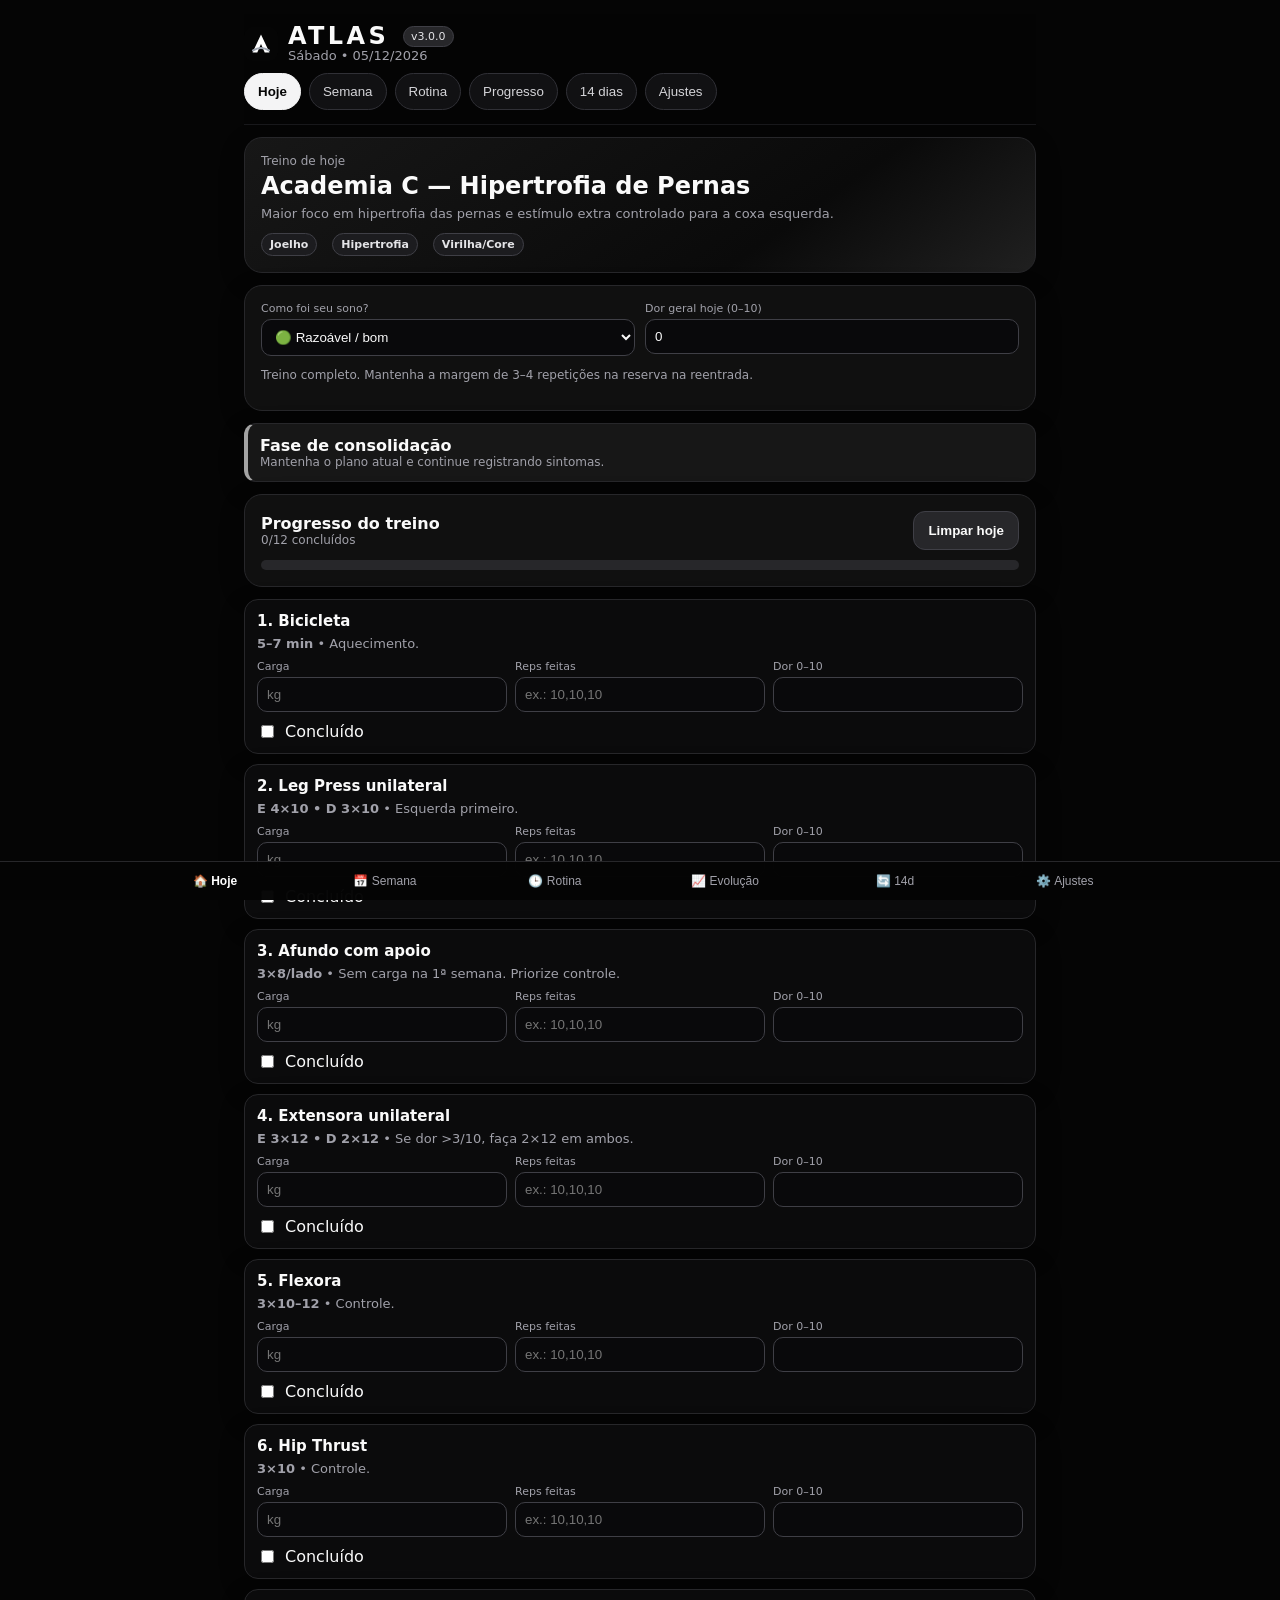
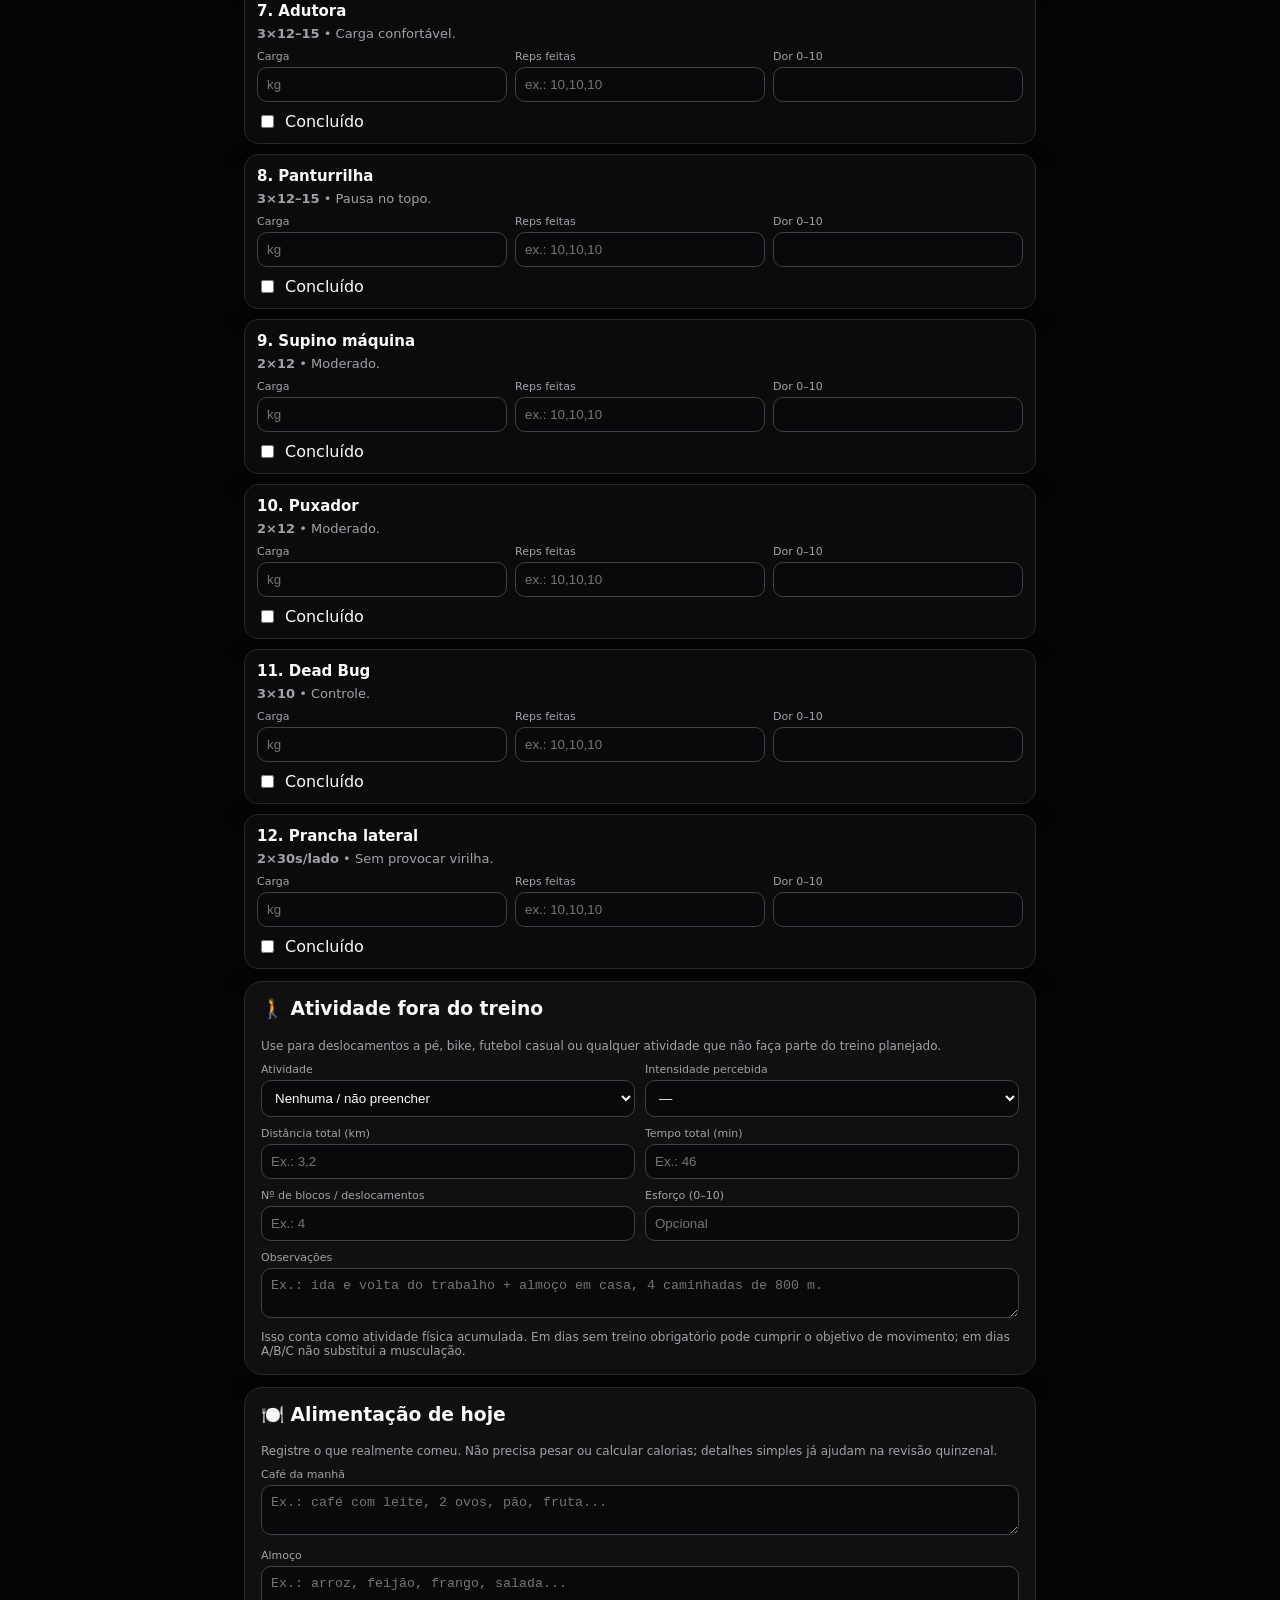
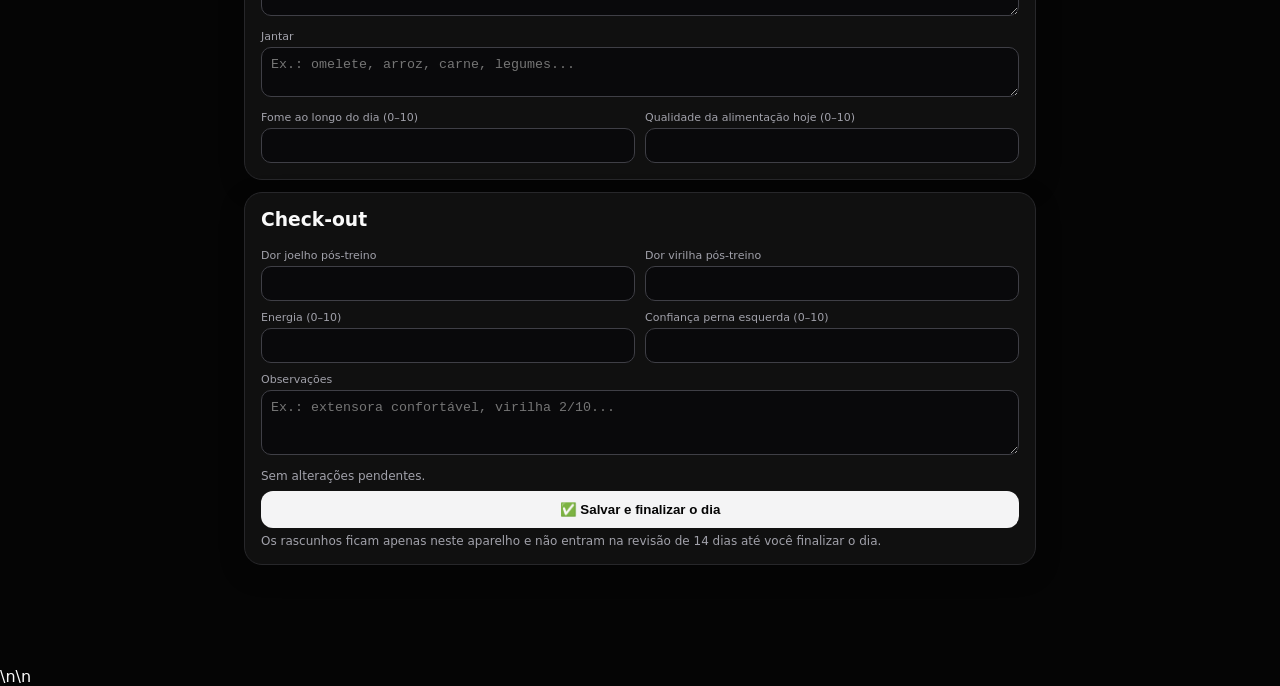
<file: atlas/index.html>
<!DOCTYPE html>
<html lang="pt-BR">
<head>
<meta charset="utf-8">
<meta name="viewport" content="width=device-width,initial-scale=1,viewport-fit=cover">
<meta name="theme-color" content="#050505">
<meta name="application-name" content="Atlas">
<meta name="apple-mobile-web-app-title" content="Atlas">
<title>Atlas</title>
<style>
:root{--bg:#0b1020;--card:#121a2d;--card2:#18223a;--text:#f8fafc;--muted:#9ca3af;--accent:#22c55e;--blue:#38bdf8;--warn:#f59e0b;--danger:#ef4444;--line:#26334f}
*{box-sizing:border-box} body{margin:0;font-family:system-ui,-apple-system,Segoe UI,Roboto,Arial,sans-serif;background:linear-gradient(180deg,#08111f,#0b1020 30%,#0b1020);color:var(--text)}
.app{max-width:820px;margin:auto;padding:14px 14px 90px} header{position:sticky;top:0;z-index:10;background:rgba(11,16,32,.94);backdrop-filter:blur(10px);padding:10px 0 12px}
h1{font-size:22px;margin:0 0 4px}.subtitle{color:var(--muted);font-size:13px}.card{background:var(--card);border:1px solid var(--line);border-radius:18px;padding:16px;margin:12px 0;box-shadow:0 8px 24px rgba(0,0,0,.18)}
.hero{background:linear-gradient(135deg,#172554,#0f172a 50%,#052e16)}.row{display:flex;gap:10px;flex-wrap:wrap}.metric{flex:1;min-width:130px;background:var(--card2);border-radius:14px;padding:12px}.metric b{display:block;font-size:22px;margin-top:3px}.small{font-size:12px;color:var(--muted)}
.tabs{display:flex;gap:8px;overflow:auto;padding:6px 0 2px}.tab{white-space:nowrap;border:1px solid var(--line);background:#0f172a;color:var(--text);padding:10px 13px;border-radius:999px;cursor:pointer}.tab.active{background:var(--accent);color:#07120a;border-color:var(--accent);font-weight:700}
section{display:none}section.active{display:block}.btn{border:0;border-radius:12px;padding:11px 14px;font-weight:700;cursor:pointer;background:var(--accent);color:#06220f}.btn.secondary{background:#24314e;color:var(--text)}.btn.warn{background:var(--warn);color:#241500}.btn.danger{background:var(--danger);color:white}.btn.full{width:100%}
.day-card{border-left:4px solid var(--blue)}.exercise{background:#0f172a;border:1px solid var(--line);border-radius:14px;padding:12px;margin:10px 0}.exercise.done{opacity:.62;border-color:#1f7a46}.exercise h4{margin:0 0 6px;font-size:15px}.meta{color:var(--muted);font-size:13px;margin-bottom:9px}
.exercise-grid{display:grid;grid-template-columns:1fr 1fr 1fr;gap:8px}input,select,textarea{width:100%;background:#0b1326;color:var(--text);border:1px solid #31405e;border-radius:10px;padding:9px}label{font-size:11px;color:var(--muted);display:block;margin-bottom:4px}.checkline{display:flex;align-items:center;gap:8px;margin-top:10px}.checkline input{width:auto}
.badge{display:inline-block;padding:4px 8px;border-radius:999px;font-size:11px;font-weight:700;margin-right:5px}.green{background:#143d25;color:#86efac}.yellow{background:#4b350c;color:#fde68a}.red{background:#4c1515;color:#fecaca}.blue{background:#103349;color:#bae6fd}.progress{height:10px;background:#1c2944;border-radius:99px;overflow:hidden}.progress>div{height:100%;background:linear-gradient(90deg,var(--accent),var(--blue));width:0}.notice{border-left:4px solid var(--warn);background:#2b210c;padding:12px;border-radius:12px;color:#fde7aa}.grid2{display:grid;grid-template-columns:1fr 1fr;gap:10px}
table{width:100%;border-collapse:collapse;font-size:13px}th,td{border-bottom:1px solid var(--line);padding:9px;text-align:left}th{color:#cbd5e1}.bottomnav{position:fixed;bottom:0;left:0;right:0;background:rgba(9,14,28,.97);border-top:1px solid var(--line);display:flex;justify-content:center;z-index:20}.bottomnav button{flex:1;max-width:170px;background:none;border:0;color:#cbd5e1;padding:12px 6px;font-size:12px}.bottomnav button.active{color:#86efac;font-weight:800}hr{border:0;border-top:1px solid var(--line);margin:16px 0}
@media(max-width:560px){.exercise-grid,.grid2{grid-template-columns:1fr}.app{padding-left:10px;padding-right:10px}.metric{min-width:46%}}

.update-toast{position:fixed;left:12px;right:12px;bottom:72px;z-index:50;max-width:796px;margin:auto;background:#172554;border:1px solid #3b82f6;border-radius:14px;padding:12px;box-shadow:0 10px 30px rgba(0,0,0,.35);display:none;align-items:center;gap:10px}.update-toast.show{display:flex}.update-toast .msg{flex:1;font-size:13px}.version-pill{display:inline-block;font-size:11px;padding:3px 7px;border-radius:999px;background:#0f2f1f;color:#86efac;margin-left:6px}

.routine-line{display:grid;grid-template-columns:96px 1fr;gap:10px;padding:10px 0;border-bottom:1px solid var(--line)}
.routine-line:last-child{border-bottom:0}.routine-time{font-weight:800;color:#bae6fd}
.adaptive-banner{border-left:4px solid var(--accent);background:#10281d;padding:12px;border-radius:12px;margin:12px 0}
.review-good{border-left-color:var(--accent)}.review-watch{border-left-color:var(--warn);background:#2b210c}.review-recovery{border-left-color:var(--danger);background:#351616}
.review-grid{display:grid;grid-template-columns:repeat(2,1fr);gap:8px}.review-stat{background:var(--card2);padding:10px;border-radius:12px}
.copybox{white-space:pre-wrap;background:#0b1326;border:1px solid #31405e;border-radius:12px;padding:10px;font-size:12px;color:#dbeafe}
@media(max-width:560px){.routine-line{grid-template-columns:80px 1fr}.review-grid{grid-template-columns:1fr 1fr}}


.brand{display:flex;align-items:center;gap:10px;margin-bottom:4px}
.brand-mark{width:34px;height:34px;flex:0 0 34px}
.brand-name{font-size:24px;font-weight:900;letter-spacing:.14em;line-height:1}
.brand-meta{display:flex;align-items:center;gap:8px}


/* Atlas v3.0.0 — identidade monocromática */
:root{--bg:#050505;--card:#101010;--card2:#18181b;--text:#fafafa;--muted:#a1a1aa;--accent:#f4f4f5;--blue:#d4d4d8;--warn:#a3a3a3;--danger:#737373;--line:#2a2a2e}
body{background:#050505;color:var(--text)}
header{background:rgba(5,5,5,.96);border-bottom:1px solid #18181b}
.card{background:#101010;border-color:#27272a;box-shadow:0 8px 24px rgba(0,0,0,.28)}
.hero{background:linear-gradient(145deg,#171717,#0a0a0a 68%,#202020)}
.metric,.review-stat{background:#18181b}
.tab{background:#111113;border-color:#303036;color:#d4d4d8}
.tab.active{background:#f4f4f5;color:#050505;border-color:#f4f4f5}
.btn{background:#f4f4f5;color:#050505}
.btn.secondary{background:#27272a;color:#fafafa;border:1px solid #3f3f46}
.btn.warn{background:#a3a3a3;color:#050505}
.btn.danger{background:#3f3f46;color:#fff;border:1px solid #71717a}
.day-card{border-left-color:#d4d4d8}
.exercise{background:#0b0b0c;border-color:#27272a}
.exercise.done{opacity:.72;border-color:#737373}
input,select,textarea{background:#09090b;color:#fafafa;border-color:#3f3f46}
.green,.yellow,.red,.blue{background:#1c1c1f;color:#e4e4e7;border:1px solid #3f3f46}
.progress{background:#27272a}
.progress>div{background:linear-gradient(90deg,#a1a1aa,#fafafa)}
.notice{border-left-color:#a3a3a3;background:#171717;color:#e5e5e5}
.bottomnav{background:rgba(5,5,5,.98);border-top-color:#27272a}
.bottomnav button{color:#a1a1aa}
.bottomnav button.active{color:#fff}
.update-toast{background:#111;border-color:#71717a}
.version-pill{background:#27272a;color:#e4e4e7;border:1px solid #3f3f46}
.routine-time{color:#f4f4f5}
.adaptive-banner,.review-good,.review-watch,.review-recovery{border-left-color:#a3a3a3;background:#171717}
.copybox{background:#09090b;border-color:#3f3f46;color:#e4e4e7}
.brand-mark rect{fill:#050505}.brand-mark path:first-of-type{fill:#fff}

</style>

<link rel="manifest" href="./manifest.webmanifest?v=300">
<link rel="icon" href="./icons/icon-atlas-192.png?v=300" type="image/png">
<link rel="apple-touch-icon" href="./icons/icon-atlas-192.png?v=300">
<meta name="mobile-web-app-capable" content="yes">
<meta name="apple-mobile-web-app-capable" content="yes">
<meta name="apple-mobile-web-app-status-bar-style" content="black-translucent">
</head>
<body>
<div class="app">
<header><div class="brand"><svg class="brand-mark" viewBox="0 0 64 64" aria-hidden="true"><rect width="64" height="64" rx="16" fill="#050505"/><path d="M16 48 32 14 48 48h-9l-7-16-7 16z" fill="#fff"/><path d="M17 44Q32 35 47 44" fill="none" stroke="#9ca3af" stroke-width="4" stroke-linecap="round"/></svg><div><div class="brand-meta"><div class="brand-name">ATLAS</div><span class="version-pill" id="appVersion">v3.0.0</span></div><div class="subtitle" id="todayLabel"></div></div></div><div class="tabs"><button class="tab active" data-tab="home">Hoje</button><button class="tab" data-tab="week">Semana</button><button class="tab" data-tab="routine">Rotina</button><button class="tab" data-tab="progress">Progresso</button><button class="tab" data-tab="review">14 dias</button><button class="tab" data-tab="settings">Ajustes</button></div></header>
<section id="home" class="active">
<div class="card hero"><div class="small">Treino de hoje</div><h2 id="todayTitle" style="margin:4px 0 6px"></h2><div id="todayObjective" class="subtitle"></div><div class="row" style="margin-top:12px"><span class="badge green">Joelho</span><span class="badge blue">Hipertrofia</span><span class="badge yellow">Virilha/Core</span></div></div>
<div class="card"><div class="grid2"><div><label>Como foi seu sono?</label><select id="sleepMode"><option value="normal">🟢 Razoável / bom</option><option value="tired">🟡 Noite ruim / cansado</option><option value="exhausted">🔴 Exausto</option></select></div><div><label>Dor geral hoje (0–10)</label><input id="dailyPain" type="number" min="0" max="10" value="0"></div></div><p class="small" id="sleepAdvice"></p></div>
<div id="adaptiveHome"></div><div class="card"><div style="display:flex;justify-content:space-between;align-items:center;gap:12px"><div><b>Progresso do treino</b><div class="small" id="progressText"></div></div><button class="btn secondary" id="resetToday">Limpar hoje</button></div><div class="progress" style="margin-top:10px"><div id="progressBar"></div></div></div>
<div id="todayWorkout"></div>
<div class="card">
  <h3 style="margin-top:0">🚶 Atividade fora do treino</h3>
  <div class="small" style="margin-bottom:10px">Use para deslocamentos a pé, bike, futebol casual ou qualquer atividade que não faça parte do treino planejado.</div>
  <div class="grid2">
    <div><label>Atividade</label>
      <select id="extraActivityType">
        <option value="">Nenhuma / não preencher</option>
        <option value="Caminhada">Caminhada</option>
        <option value="Bicicleta">Bicicleta</option>
        <option value="Futebol">Futebol</option>
        <option value="Outro">Outro</option>
      </select>
    </div>
    <div><label>Intensidade percebida</label>
      <select id="extraActivityIntensity">
        <option value="">—</option>
        <option value="Leve">Leve</option>
        <option value="Moderada">Moderada</option>
        <option value="Intensa">Intensa</option>
      </select>
    </div>
    <div><label>Distância total (km)</label><input id="extraActivityKm" type="number" min="0" step="0.1" placeholder="Ex.: 3,2"></div>
    <div><label>Tempo total (min)</label><input id="extraActivityMin" type="number" min="0" step="1" placeholder="Ex.: 46"></div>
    <div><label>Nº de blocos / deslocamentos</label><input id="extraActivityBouts" type="number" min="1" step="1" placeholder="Ex.: 4"></div>
    <div><label>Esforço (0–10)</label><input id="extraActivityRpe" type="number" min="0" max="10" step="1" placeholder="Opcional"></div>
  </div>
  <label style="margin-top:10px">Observações</label>
  <textarea id="extraActivityNotes" rows="2" placeholder="Ex.: ida e volta do trabalho + almoço em casa, 4 caminhadas de 800 m."></textarea>
  <div class="small" style="margin-top:8px">Isso conta como atividade física acumulada. Em dias sem treino obrigatório pode cumprir o objetivo de movimento; em dias A/B/C não substitui a musculação.</div>
</div><div class="card">
  <h3 style="margin-top:0">🍽️ Alimentação de hoje</h3>
  <div class="small" style="margin-bottom:10px">Registre o que realmente comeu. Não precisa pesar ou calcular calorias; detalhes simples já ajudam na revisão quinzenal.</div>
  <label>Café da manhã</label>
  <textarea id="breakfastFood" rows="2" placeholder="Ex.: café com leite, 2 ovos, pão, fruta..."></textarea>
  <label style="margin-top:10px">Almoço</label>
  <textarea id="lunchFood" rows="2" placeholder="Ex.: arroz, feijão, frango, salada..."></textarea>
  <label style="margin-top:10px">Jantar</label>
  <textarea id="dinnerFood" rows="2" placeholder="Ex.: omelete, arroz, carne, legumes..."></textarea>
  <div class="grid2" style="margin-top:10px">
    <div><label>Fome ao longo do dia (0–10)</label><input id="hungerDay" type="number" min="0" max="10"></div>
    <div><label>Qualidade da alimentação hoje (0–10)</label><input id="foodQuality" type="number" min="0" max="10"></div>
  </div>
</div><div class="card"><h3 style="margin-top:0">Check-out</h3><div class="grid2"><div><label>Dor joelho pós-treino</label><input id="kneePost" type="number" min="0" max="10"></div><div><label>Dor virilha pós-treino</label><input id="groinPost" type="number" min="0" max="10"></div><div><label>Energia (0–10)</label><input id="energyPost" type="number" min="0" max="10"></div><div><label>Confiança perna esquerda (0–10)</label><input id="leftConfidence" type="number" min="0" max="10"></div></div><label style="margin-top:10px">Observações</label><textarea id="dailyNotes" rows="3" placeholder="Ex.: extensora confortável, virilha 2/10..."></textarea><div id="draftStatus" class="small" style="margin-top:10px">Sem alterações pendentes.</div><button class="btn full" id="saveDay" style="margin-top:8px">✅ Salvar e finalizar o dia</button><div class="small" style="margin-top:6px">Os rascunhos ficam apenas neste aparelho e não entram na revisão de 14 dias até você finalizar o dia.</div></div>
</section>
<section id="week"><div class="card"><h3 style="margin-top:0">Rotina semanal</h3><div class="small">A semana começa no domingo. Trabalho 08h–17h; treino de academia só depois do expediente. Pela manhã, no máximo atividades leves em casa.</div></div><div id="weekCards"></div></section>

<section id="routine">
  <div class="card hero">
    <div class="small">Rotina realista</div>
    <h2 style="margin:4px 0 6px">Trabalho, treino, idiomas, lazer e recuperação</h2>
    <div class="subtitle">Trabalho 08h–17h • almoço flexível • academia após o expediente • Duolingo 15 min/dia • LoL em janela noturna.</div>
  </div>
  <div class="card">
    <div class="grid2">
      <div><label>Almoço de hoje</label>
        <select id="lunchSlot">
          <option value="12-13">12h–13h</option>
          <option value="13-14">13h–14h</option>
        </select>
      </div>
      <div><label>League of Legends</label>
        <select id="lolGoal">
          <option value="2">2 partidas</option>
          <option value="3">2–3 partidas</option>
        </select>
      </div>
    </div>
    <div class="small" style="margin-top:10px">O almoço continua sendo almoço. Duolingo entra em 15 minutos da janela ou, se o dia apertar, depois do jantar. LoL é hobby planejado, não obrigação.</div>
  </div>
  <div id="routineCards"></div>
</section>

<section id="review">
  <div class="card hero">
    <div class="small">Revisão adaptativa</div>
    <h2 style="margin:4px 0 6px">Avaliação a cada 14 dias</h2>
    <div class="subtitle">O Atlas usa somente os dias que você finalizou e considera treino planejado, alimentação e atividade física fora do treino. Rascunhos não entram na análise até você tocar em “Salvar e finalizar o dia”.</div>
  </div>
  <div id="reviewStatus"></div>
  <div class="card">
    <button class="btn full" id="runReviewNow">Analisar últimos 14 dias agora</button>
    <button class="btn secondary full" id="copyReview" style="margin-top:8px">Copiar resumo para enviar ao Atlas no ChatGPT</button>
    <div class="small" style="margin-top:8px">A revisão automática local ocorre no fim do sábado a cada 14 dias; se o app estiver fechado, ela roda na próxima abertura. O app registra suas refeições, mas a interpretação nutricional detalhada do texto é feita quando você usa “Copiar resumo” e me envia no ChatGPT.</div>
  </div>
  <div class="card"><h3 style="margin-top:0">Histórico de revisões</h3><div id="reviewHistory"></div></div>
</section>

<section id="progress"><div class="card"><h3 style="margin-top:0">Evolução</h3><div class="grid2"><div><label>Peso corporal (kg)</label><input id="bodyWeight" type="number" step="0.1"></div><div><label>Coxa esquerda (cm)</label><input id="leftThigh" type="number" step="0.1"></div><div><label>Coxa direita (cm)</label><input id="rightThigh" type="number" step="0.1"></div><div><label>Cintura (cm)</label><input id="waist" type="number" step="0.1"></div></div><button class="btn full" id="saveMeasures" style="margin-top:10px">Registrar medidas</button></div><div class="card"><h3 style="margin-top:0">Últimos registros</h3><div id="history"></div></div><div class="card notice"><b>Sinais para não “forçar por cima”:</b><br>dor crescente, dor ≥5/10, piora persistente por mais de 24h, inchaço do joelho, ou dor na virilha ao tossir acompanhada de caroço/inchaço. Nesses casos, priorize avaliação presencial.</div></section>
<section id="settings">
  <div class="card" id="installCard">
    <h3 style="margin-top:0">Instalar Atlas</h3>
    <div class="small" id="installState" style="margin-bottom:10px">Verificando o estado de instalação…</div>
    <button class="btn full" id="installAppBtn">📲 Instalar Atlas</button>
    <button class="btn secondary full" id="checkInstallBtn" style="margin-top:8px">🔄 Verificar instalação</button>
    <div class="small" id="installHint" style="margin-top:10px"></div>
  </div>
  <div class="card">
    <h3 style="margin-top:0">Backup de segurança</h3>
    <div class="small" style="margin-bottom:10px">Use antes de remover a instalação antiga. O backup inclui registros, rascunhos, medidas, revisões e configurações locais.</div>
    <button class="btn full" id="exportBackupBtn">⬇️ Exportar backup</button>
    <button class="btn secondary full" id="importBackupBtn" style="margin-top:8px">⬆️ Restaurar backup</button>
    <input id="importBackupFile" type="file" accept="application/json,.json" style="display:none">
    <div class="small" id="backupHint" style="margin-top:8px"></div>
  </div>
<div class="card notice"><b>Rotina com recém-nascida ainda não ativa.</b><div class="small">Ela só será aplicada quando você me avisar que sua filha nasceu. Até lá, o Atlas usa sua rotina atual.</div></div><div class="card"><h3 style="margin-top:0">Sua rotina-base</h3><ul>
  <li>Trabalho: 08h–17h, segunda a sexta.</li>
  <li>Almoço: 12h–13h ou 13h–14h, conforme a intensidade do dia.</li>
  <li>Academia: depois das 17h; sábado à tarde, terminando antes das 17h.</li>
  <li>Manhã: nenhuma sessão pesada; somente caminhada/mobilidade leve em casa, quando fizer sentido.</li>
  <li>Duolingo: mínimo de 15 minutos todos os dias.</li>
  <li>League of Legends: 2 partidas como base; 3ª somente quando não sacrificar sono, treino ou tempo com a família.</li>
  </ul></div><div class="card"><h3 style="margin-top:0">Regras do Atlas</h3><ul><li>Perna esquerda começa primeiro nos exercícios unilaterais.</li><li>Volume extra pequeno para a esquerda; não dobrar o treino.</li><li>Dor até 2–3/10 pode ser aceitável se não aumentar e normalizar depois.</li><li>Se estiver muito cansado ou tiver dormido mal: reduza 1 série por exercício.</li><li>Se estiver exausto: troque treino pesado por caminhada + mobilidade.</li><li>Se perder um treino de academia, continue a sequência A → B → C; não faça dois treinos pesados no mesmo dia.</li></ul></div><div class="card"><h3 style="margin-top:0">Ciclo de 12 semanas</h3><table><tr><th>Fase</th><th>Foco</th></tr><tr><td>Semanas 1–4</td><td>Reentrada, tolerância do joelho/virilha, técnica.</td></tr><tr><td>Semanas 5–8</td><td>Hipertrofia e força, principalmente quadríceps esquerdo.</td></tr><tr><td>Semanas 9–12</td><td>Força unilateral, estabilidade e preparação para voltar ao futebol.</td></tr></table></div><div class="card"><button class="btn danger full" id="clearAll">Apagar todos os dados salvos</button></div></section>
</div>
<div class="update-toast" id="updateToast"><div class="msg"><b>Nova versão disponível</b><div class="small">O Atlas será atualizado sem apagar seus registros.</div></div><button class="btn" id="applyUpdate">Atualizar</button></div>
<nav class="bottomnav"><button data-nav="home" class="active">🏠 Hoje</button><button data-nav="week">📅 Semana</button><button data-nav="routine">🕒 Rotina</button><button data-nav="progress">📈 Evolução</button><button data-nav="review">🔄 14d</button><button data-nav="settings">⚙️ Ajustes</button></nav>
<script>
const days={
0:{name:"Domingo",title:"Recuperação + Reabilitação",objective:"Recuperar, manter mobilidade e fortalecer core/virilha sem academia.",exercises:[["Caminhada","20–30 min","Ritmo confortável. Pode dividir em 2×10 min."],["Cat-Camel","2×10","Movimento controlado."],["Mobilidade de quadril","2×10/lado","Sem forçar amplitude."],["Mobilidade de tornozelo","2×10/lado","Controle e conforto."],["Flexor do quadril","2×30s/lado","Alongamento leve."],["Adução isométrica","4×20–30s","50–60% da força; bola/almofada entre os joelhos."],["Dead Bug","3×8/lado","Lombar estável."],["Prancha lateral","2×20–30s/lado","Sem provocar a virilha."],["Bird Dog","2×8/lado","Segure 2–3s."]]},
1:{name:"Segunda",title:"Academia A — Quadríceps + Joelho",objective:"Principal estímulo de quadríceps, coxa esquerda e full body.",exercises:[["Bicicleta","5–7 min","Aquecimento leve."],["Agachamento sem peso","1×10","Amplitude confortável."],["Step-up baixo","1×10/lado","Ativação."],["Extensora leve","1×15","Somente aquecimento."],["Leg Press unilateral","E 4×10 • D 3×10","Comece por ~10–12,5 kg ou RIR 3–4. Descida 3s."],["Step-up","E 4×10 • D 3×10","Peso corporal. Descida 3s."],["Stiff","3×10","Referência inicial ~20 kg. Controle."],["Extensora unilateral","2×12/lado","~8–10 kg ou carga confortável. 1s no topo, 3s descida."],["Adutora","2×15","~20–25 kg. Sem explosão."],["Supino máquina","3×10–12","Referência ~20 kg."],["Puxador frente","3×10–12","Referência ~25–30 kg."],["Pallof Press","3×10/lado","1–2s com braços estendidos."],["Cardio final","10 min","Bike/caminhada leve, se estiver bem."]]},
2:{name:"Terça",title:"Cardio + Virilha + Core",objective:"Ajudar na perda de gordura, capacidade aeróbica e fortalecimento da virilha/core.",exercises:[["Cardio leve","25–35 min","Bike, elíptico ou caminhada inclinada. Sem HIIT/corrida."],["Adução isométrica","4×30s","Força moderada."],["Adução leve máquina/polia","2×12","Somente se dor ≤3/10."],["Dead Bug","3×10","Controle."],["Prancha lateral","3×20–30s","Sem provocar virilha."],["Pallof Press","3×10/lado","Controle da pelve/tronco."]]},
3:{name:"Quarta",title:"Academia B — Posterior + Full Body",objective:"Posteriores, glúteos, tronco e manutenção do trabalho do joelho.",exercises:[["Bicicleta","5–7 min","Aquecimento."],["Agachamento Smith","3×8–10","Amplitude confortável. 3s descida."],["Mesa/Cadeira flexora","3×10–12","Controle."],["Hip Thrust","3×10–12","Segure 2s no topo."],["Abdutora","3×15","Carga moderada."],["Extensora unilateral","2×15","Carga leve/moderada."],["Supino inclinado/máquina","3×10","Controle."],["Remada máquina","3×10–12","Controle."],["Desenvolvimento máquina","2×10–12","Referência ~20 kg na volta."],["Elevação lateral","2×12–15","Leve/moderado."],["Prancha","3×30–40s","Respiração normal."]]},
4:{name:"Quinta",title:"Recuperação Ativa",objective:"Reduzir fadiga, manter mobilidade e preparar para sábado.",exercises:[["Caminhada","20–30 min","Leve."],["Mobilidade quadril","2×10/lado","Confortável."],["Mobilidade tornozelo","2×10/lado","Confortável."],["Cat-Camel","2×10","Controle."],["Alongamento leve","5–8 min","Quadríceps, posterior, panturrilha, flexor do quadril."],["Adução isométrica","3×20s","Somente se confortável."]]},
5:{name:"Sexta",title:"Livre / Família",objective:"Dia propositalmente flexível para descanso e vida pessoal.",exercises:[["Descanso","Livre","Se estiver bem, caminhada leve opcional. Não precisa compensar."]]},
6:{name:"Sábado",title:"Academia C — Hipertrofia de Pernas",objective:"Maior foco em hipertrofia das pernas e estímulo extra controlado para a coxa esquerda.",exercises:[["Bicicleta","5–7 min","Aquecimento."],["Leg Press unilateral","E 4×10 • D 3×10","Esquerda primeiro."],["Afundo com apoio","3×8/lado","Sem carga na 1ª semana. Priorize controle."],["Extensora unilateral","E 3×12 • D 2×12","Se dor >3/10, faça 2×12 em ambos."],["Flexora","3×10–12","Controle."],["Hip Thrust","3×10","Controle."],["Adutora","3×12–15","Carga confortável."],["Panturrilha","3×12–15","Pausa no topo."],["Supino máquina","2×12","Moderado."],["Puxador","2×12","Moderado."],["Dead Bug","3×10","Controle."],["Prancha lateral","2×30s/lado","Sem provocar virilha."]]}}
const today=new Date(),dateKey=today.toISOString().slice(0,10),dow=today.getDay();
function storage(){return JSON.parse(localStorage.getItem("atlasData")||'{"days":{},"drafts":{},"measures":[]}')}
function saveStorage(d){localStorage.setItem("atlasData",JSON.stringify(d))}
function getWorkingDay(){
  const data=storage(),finalized=data.days?.[dateKey]||{},draft=data.drafts?.[dateKey]||{};
  return {...finalized,...draft,exercises:{...(finalized.exercises||{}),...(draft.exercises||{})}};
}
function setDraftStatus(text){
  const el=document.getElementById("draftStatus");
  if(el)el.textContent=text;
}
function autosaveDraft(){
  const data=storage();data.drafts=data.drafts||{};data.drafts[dateKey]=data.drafts[dateKey]||{};
  Object.assign(data.drafts[dateKey],{
    sleep:sleepMode.value,
    dailyPain:dailyPain.value,
    kneePost:kneePost.value,
    groinPost:groinPost.value,
    energyPost:energyPost.value,
    leftConfidence:leftConfidence.value,
    notes:dailyNotes.value,
    breakfastFood:window.breakfastFood?breakfastFood.value:"",
    lunchFood:window.lunchFood?lunchFood.value:"",
    dinnerFood:window.dinnerFood?dinnerFood.value:"",
    hungerDay:window.hungerDay?hungerDay.value:"",
    foodQuality:window.foodQuality?foodQuality.value:"",
    extraActivityType:window.extraActivityType?extraActivityType.value:"",
    extraActivityIntensity:window.extraActivityIntensity?extraActivityIntensity.value:"",
    extraActivityKm:window.extraActivityKm?extraActivityKm.value:"",
    extraActivityMin:window.extraActivityMin?extraActivityMin.value:"",
    extraActivityBouts:window.extraActivityBouts?extraActivityBouts.value:"",
    extraActivityRpe:window.extraActivityRpe?extraActivityRpe.value:"",
    extraActivityNotes:window.extraActivityNotes?extraActivityNotes.value:"",
    draftUpdatedAt:new Date().toISOString()
  });
  saveStorage(data);
  const tm=new Date().toLocaleTimeString("pt-BR",{hour:"2-digit",minute:"2-digit"});
  setDraftStatus("📝 Rascunho salvo automaticamente às "+tm+" • ainda não enviado.");
}
function showTab(id){document.querySelectorAll("section").forEach(s=>s.classList.remove("active"));document.getElementById(id).classList.add("active");document.querySelectorAll(".tab").forEach(b=>b.classList.toggle("active",b.dataset.tab===id));document.querySelectorAll(".bottomnav button").forEach(b=>b.classList.toggle("active",b.dataset.nav===id))}
document.querySelectorAll(".tab").forEach(b=>b.onclick=()=>showTab(b.dataset.tab));document.querySelectorAll(".bottomnav button").forEach(b=>b.onclick=()=>showTab(b.dataset.nav));
function renderToday(){const d=days[dow];document.getElementById("todayLabel").textContent=`${d.name} • ${today.toLocaleDateString("pt-BR")}`;document.getElementById("todayTitle").textContent=d.title;document.getElementById("todayObjective").textContent=d.objective;const data=storage(),saved=getWorkingDay();sleepMode.value=saved.sleep||"normal";dailyPain.value=saved.dailyPain??0;kneePost.value=saved.kneePost??"";groinPost.value=saved.groinPost??"";energyPost.value=saved.energyPost??"";leftConfidence.value=saved.leftConfidence??"";dailyNotes.value=saved.notes??"";if(window.breakfastFood)breakfastFood.value=saved.breakfastFood??"";if(window.lunchFood)lunchFood.value=saved.lunchFood??"";if(window.dinnerFood)dinnerFood.value=saved.dinnerFood??"";if(window.hungerDay)hungerDay.value=saved.hungerDay??"";if(window.foodQuality)foodQuality.value=saved.foodQuality??"";if(window.extraActivityType)extraActivityType.value=saved.extraActivityType??"";if(window.extraActivityIntensity)extraActivityIntensity.value=saved.extraActivityIntensity??"";if(window.extraActivityKm)extraActivityKm.value=saved.extraActivityKm??"";if(window.extraActivityMin)extraActivityMin.value=saved.extraActivityMin??"";if(window.extraActivityBouts)extraActivityBouts.value=saved.extraActivityBouts??"";if(window.extraActivityRpe)extraActivityRpe.value=saved.extraActivityRpe??"";if(window.extraActivityNotes)extraActivityNotes.value=saved.extraActivityNotes??"";updateSleepAdvice();const wrap=document.getElementById("todayWorkout");wrap.innerHTML="";d.exercises.forEach((e,i)=>{const done=saved.exercises?.[i]?.done||false,ex=saved.exercises?.[i]||{},div=document.createElement("div");div.className="card exercise"+(done?" done":"");div.innerHTML=`<h4>${i+1}. ${e[0]}</h4><div class="meta"><b>${e[1]}</b> • ${e[2]}</div><div class="exercise-grid"><div><label>Carga</label><input data-i="${i}" data-f="load" value="${ex.load||""}" placeholder="kg"></div><div><label>Reps feitas</label><input data-i="${i}" data-f="reps" value="${ex.reps||""}" placeholder="ex.: 10,10,10"></div><div><label>Dor 0–10</label><input data-i="${i}" data-f="pain" type="number" min="0" max="10" value="${ex.pain??""}"></div></div><div class="checkline"><input type="checkbox" data-check="${i}" ${done?"checked":""}><span>Concluído</span></div>`;wrap.appendChild(div)});document.querySelectorAll("[data-check]").forEach(c=>c.onchange=saveExerciseState);document.querySelectorAll("[data-i]").forEach(inp=>{inp.onchange=saveExerciseState;inp.oninput=saveExerciseState});updateProgress();const hasDraft=Boolean(storage().drafts?.[dateKey]);setDraftStatus(hasDraft?"📝 Rascunho recuperado deste aparelho • ainda não enviado.":"Sem alterações pendentes.")}
function saveExerciseState(){const data=storage();data.drafts=data.drafts||{};data.drafts[dateKey]=data.drafts[dateKey]||{};data.drafts[dateKey].exercises=data.drafts[dateKey].exercises||{};document.querySelectorAll(".exercise").forEach((div,i)=>{data.drafts[dateKey].exercises[i]=data.drafts[dateKey].exercises[i]||{};const ex=data.drafts[dateKey].exercises[i],chk=div.querySelector("[data-check]");ex.done=chk.checked;div.querySelectorAll("[data-i]").forEach(inp=>ex[inp.dataset.f]=inp.value);div.classList.toggle("done",chk.checked)});data.drafts[dateKey].draftUpdatedAt=new Date().toISOString();saveStorage(data);setDraftStatus("📝 Progresso do treino salvo como rascunho • ainda não enviado.");updateProgress()}
function updateProgress(){const d=days[dow],ex=getWorkingDay().exercises||{},total=d.exercises.length,done=Object.values(ex).filter(x=>x.done).length,pct=Math.round(done/total*100);progressText.textContent=`${done}/${total} concluídos`;progressBar.style.width=pct+"%"}
function updateSleepAdvice(){const v=sleepMode.value,t={normal:"Treino completo. Mantenha a margem de 3–4 repetições na reserva na reentrada.",tired:"Faça o treino, mas retire 1 série dos exercícios principais e não aumente carga hoje.",exhausted:"Troque treino pesado por caminhada leve + mobilidade. Priorize recuperação e família."};sleepAdvice.textContent=t[v]}sleepMode.onchange=()=>{updateSleepAdvice();autosaveDraft()};
["dailyPain","kneePost","groinPost","energyPost","leftConfidence","dailyNotes","breakfastFood","lunchFood","dinnerFood","hungerDay","foodQuality","extraActivityType","extraActivityIntensity","extraActivityKm","extraActivityMin","extraActivityBouts","extraActivityRpe","extraActivityNotes"].forEach(id=>{
  const el=document.getElementById(id);
  if(el){el.addEventListener("input",autosaveDraft);el.addEventListener("change",autosaveDraft);}
});
window.addEventListener("pagehide",()=>{try{autosaveDraft()}catch(e){}});
saveDay.onclick=()=>{const data=storage(),working=getWorkingDay();data.days=data.days||{};data.days[dateKey]={...working,sleep:sleepMode.value,dailyPain:dailyPain.value,kneePost:kneePost.value,groinPost:groinPost.value,energyPost:energyPost.value,leftConfidence:leftConfidence.value,notes:dailyNotes.value,breakfastFood:window.breakfastFood?breakfastFood.value:"",lunchFood:window.lunchFood?lunchFood.value:"",dinnerFood:window.dinnerFood?dinnerFood.value:"",hungerDay:window.hungerDay?hungerDay.value:"",foodQuality:window.foodQuality?foodQuality.value:"",extraActivityType:window.extraActivityType?extraActivityType.value:"",extraActivityIntensity:window.extraActivityIntensity?extraActivityIntensity.value:"",extraActivityKm:window.extraActivityKm?extraActivityKm.value:"",extraActivityMin:window.extraActivityMin?extraActivityMin.value:"",extraActivityBouts:window.extraActivityBouts?extraActivityBouts.value:"",extraActivityRpe:window.extraActivityRpe?extraActivityRpe.value:"",extraActivityNotes:window.extraActivityNotes?extraActivityNotes.value:"",title:days[dow].title,submittedAt:new Date().toISOString()};if(data.drafts)delete data.drafts[dateKey];saveStorage(data);setDraftStatus("✅ Dia finalizado e incluído no histórico/revisão.");alert("Dia finalizado. Agora ele entra no histórico e na revisão de 14 dias.");renderHistory();updateProgress()};
resetToday.onclick=()=>{if(confirm("Limpar o registro e o rascunho de hoje?")){const data=storage();if(data.days)delete data.days[dateKey];if(data.drafts)delete data.drafts[dateKey];saveStorage(data);renderToday();renderHistory()}};
function renderWeek(){const wrap=weekCards;wrap.innerHTML="";[0,1,2,3,4,5,6].forEach(k=>{const d=days[k],div=document.createElement("div");div.className="card day-card";div.innerHTML=`<div class="small">${d.name}</div><h3 style="margin:4px 0">${d.title}</h3><div class="small">${d.objective}</div><hr>${d.exercises.map(e=>`<div style="margin:8px 0"><b>${e[0]}</b> — ${e[1]}<div class="small">${e[2]}</div></div>`).join("")}`;wrap.appendChild(div)})}
saveMeasures.onclick=()=>{const m={date:new Date().toLocaleDateString("pt-BR"),weight:bodyWeight.value,left:leftThigh.value,right:rightThigh.value,waist:waist.value},data=storage();data.measures.unshift(m);data.measures=data.measures.slice(0,20);saveStorage(data);bodyWeight.value=leftThigh.value=rightThigh.value=waist.value="";renderHistory();alert("Medidas salvas.")};
function renderHistory(){const data=storage(),h=history,daysList=Object.entries(data.days).sort((a,b)=>b[0].localeCompare(a[0])).slice(0,7);let html="";if(daysList.length){html+="<b>Dias</b><table><tr><th>Data</th><th>Joelho</th><th>Virilha</th><th>Confiança E</th></tr>";daysList.forEach(([date,x])=>html+=`<tr><td>${date.split("-").reverse().join("/")}</td><td>${x.kneePost||"—"}</td><td>${x.groinPost||"—"}</td><td>${x.leftConfidence||"—"}</td></tr>`);html+="</table>"}if(data.measures.length){html+="<br><b>Medidas</b><table><tr><th>Data</th><th>Peso</th><th>Coxa E/D</th><th>Cintura</th></tr>";data.measures.slice(0,7).forEach(m=>html+=`<tr><td>${m.date}</td><td>${m.weight||"—"}</td><td>${m.left||"—"} / ${m.right||"—"}</td><td>${m.waist||"—"}</td></tr>`);html+="</table>"}h.innerHTML=html||'<div class="small">Nenhum registro ainda.</div>'}
clearAll.onclick=()=>{if(confirm("Apagar TODOS os dados do Atlas salvos neste navegador?")){localStorage.removeItem("atlasData");location.reload()}};

const routineSlots={
0:[["Manhã","Livre. Se quiser, apenas caminhada ou mobilidade leve."],["16:00–16:35","Recuperação + reabilitação em casa."],["17:30–17:45","Duolingo — 15 min."],["Noite","Tempo livre / recuperação."],["20:30–22:15","League of Legends: 2 partidas; 3ª só se não sacrificar o sono."]],
1:[["08:00–17:00","Trabalho."],["Almoço","12h–13h ou 13h–14h. Refeição + Duolingo 15 min; caminhada de 5–10 min se sobrar tempo."],["17:45–19:00","Academia A — quadríceps + joelho."],["19:00–20:30","Banho, jantar e tempo livre."],["20:30–22:15","League of Legends: 2 partidas; 3ª opcional."]],
2:[["08:00–17:00","Trabalho."],["Almoço","Refeição + Duolingo 15 min."],["17:45–18:30","Cardio + virilha + core."],["18:30–20:30","Jantar e tempo livre."],["20:30–22:15","League of Legends: 2 partidas; 3ª opcional."]],
3:[["08:00–17:00","Trabalho."],["Almoço","Refeição + Duolingo 15 min."],["17:45–19:00","Academia B — posterior + full body."],["19:00–20:30","Jantar e tempo livre."],["20:30–22:15","League of Legends: 2 partidas; 3ª opcional."]],
4:[["08:00–17:00","Trabalho."],["Almoço","Refeição + Duolingo 15 min."],["18:00–18:30","Recuperação ativa em casa."],["18:30–20:30","Tempo livre / recuperação."],["20:30–22:15","League of Legends: 2 partidas; 3ª opcional."]],
5:[["08:00–17:00","Trabalho."],["Almoço","Refeição + Duolingo 15 min."],["17:00–20:30","Livre; nenhuma obrigação de treino."],["20:30–22:30","League of Legends: melhor noite para 2–3 partidas, se o sono estiver sob controle."]],
6:[["Manhã","Livre. Nada de treino pesado pela manhã."],["14:30–15:45","Academia C — hipertrofia de pernas; terminar com folga antes das 17h."],["16:00–17:15","Recuperação / tempo livre."],["17:15–17:30","Duolingo — 15 min."],["20:00","A cada 14 dias: revisão Atlas."],["20:15–22:30","League of Legends: 2–3 partidas se energia e sono permitirem."]]
};

function getAdaptiveProfile(){return storage().adaptiveProfile||"maintain";}
function getAdaptiveDay(k){
  const base=JSON.parse(JSON.stringify(days[k]));
  const p=getAdaptiveProfile();
  if(p==="recovery"){
    base.objective+=" • Modo recuperação ativo.";
    base.exercises=base.exercises.map((e,i)=>{
      const x=[...e];
      if(k===2 && i===0) x[1]="20–25 min";
      if([1,3,6].includes(k) && i>0) x[2]+=" • Revisão 14d: reduza 1 série e não aumente carga.";
      if(/adutora|adução/i.test(x[0])) x[2]+=" • Mantenha leve; pare se dor >3/10.";
      return x;
    });
  }else if(p==="progress"){
    base.objective+=" • Progressão liberada pela revisão.";
    base.exercises=base.exercises.map((e,i)=>{
      const x=[...e];
      if(k===2 && i===0) x[1]="30–40 min";
      if([1,3,6].includes(k) && i>0) x[2]+=" • Se dor ≤2/10 e técnica boa: aumente reps; no topo por 2 sessões, +2,5–5% de carga.";
      return x;
    });
  }
  return base;
}

function renderRoutine(){
 const wrap=document.getElementById("routineCards"); if(!wrap)return; wrap.innerHTML="";
 const d=storage(); if(window.lunchSlot)lunchSlot.value=d.lunchSlot||"12-13"; if(window.lolGoal)lolGoal.value=d.lolGoal||"3";
 [0,1,2,3,4,5,6].forEach(k=>{
   const day=getAdaptiveDay(k), card=document.createElement("div"); card.className="card day-card";
   card.innerHTML=`<div class="small">${day.name}</div><h3 style="margin:4px 0">${day.title}</h3>${routineSlots[k].map(r=>`<div class="routine-line"><div class="routine-time">${r[0]}</div><div>${r[1]}</div></div>`).join("")}`;
   wrap.appendChild(card);
 });
}
if(window.lunchSlot) lunchSlot.onchange=()=>{const d=storage();d.lunchSlot=lunchSlot.value;saveStorage(d)};
if(window.lolGoal) lolGoal.onchange=()=>{const d=storage();d.lolGoal=lolGoal.value;saveStorage(d)};

function _nums(a){return a.map(v=>Number(v)).filter(Number.isFinite)}
function _avg(a){const n=_nums(a);return n.length?n.reduce((x,y)=>x+y,0)/n.length:null}
function analyze14Days(){
 const now=new Date(), data=storage(); data.reviews=data.reviews||[];
 const start=new Date(now); start.setDate(start.getDate()-13); start.setHours(0,0,0,0);
 const entries=Object.entries(data.days||{}).filter(([k])=>{const dt=new Date(k+"T12:00:00");return dt>=start&&dt<=now});
 const knee=[],groin=[],energy=[],conf=[],general=[],exercisePain=[],hunger=[],foodQuality=[],extraKm=[],extraMin=[]; const meals=[],extraActivities=[]; let completed=0,total=0,badSleep=0;
 entries.forEach(([k,x])=>{
   knee.push(x.kneePost);groin.push(x.groinPost);energy.push(x.energyPost);conf.push(x.leftConfidence);general.push(x.dailyPain);
   if(x.sleep==="tired"||x.sleep==="exhausted") badSleep++;hunger.push(x.hungerDay);foodQuality.push(x.foodQuality);if(x.breakfastFood||x.lunchFood||x.dinnerFood)meals.push({date:k,breakfast:x.breakfastFood||"",lunch:x.lunchFood||"",dinner:x.dinnerFood||""});if(x.extraActivityType||x.extraActivityKm||x.extraActivityMin){extraKm.push(x.extraActivityKm);extraMin.push(x.extraActivityMin);extraActivities.push({date:k,type:x.extraActivityType||"Atividade",intensity:x.extraActivityIntensity||"",km:x.extraActivityKm||"",min:x.extraActivityMin||"",bouts:x.extraActivityBouts||"",rpe:x.extraActivityRpe||"",notes:x.extraActivityNotes||""});}
   Object.values(x.exercises||{}).forEach(ex=>{total++;if(ex.done)completed++;exercisePain.push(ex.pain)});
 });
 const ak=_avg(knee),ag=_avg(groin),ae=_avg(energy),ac=_avg(conf),ap=_avg(exercisePain),gd=_avg(general),ah=_avg(hunger),afq=_avg(foodQuality);const totalExtraKm=_nums(extraKm).reduce((a,b)=>a+b,0),totalExtraMin=_nums(extraMin).reduce((a,b)=>a+b,0);
 const maxPain=Math.max(0,..._nums([...knee,...groin,...general,...exercisePain]));
 const adherence=total?Math.round(completed/total*100):0;
 let profile="maintain",title="Manter e consolidar",reason="Os registros não mostram necessidade clara de aumentar ou reduzir o treino.";
 if(maxPain>=6||(ak!==null&&ak>4)||(ag!==null&&ag>4)||(ae!==null&&ae<4)||badSleep>=6){
   profile="recovery";title="Reduzir temporariamente";reason="Dor, fadiga ou sono ruim acima do desejado. O Atlas reduz volume, trava progressão e mantém cardio leve.";
 }else if(entries.length>=6&&ak!==null&&ag!==null&&ae!==null&&ac!==null&&ak<=2.5&&ag<=2.5&&ae>=6&&ac>=6&&maxPain<=4&&badSleep<=4){
   profile="progress";title="Progredir com controle";reason="Boa tolerância geral. O Atlas libera progressão por repetições e depois pequenos aumentos de carga.";
 }
 const result={date:now.toISOString().slice(0,10),profile,title,reason,stats:{days:entries.length,knee:ak,groin:ag,energy:ae,confidence:ac,general:gd,exercisePain:ap,maxPain,adherence,badSleep,hunger:ah,foodQuality:afq,mealDays:meals.length,extraActivityDays:extraActivities.length,totalExtraKm,totalExtraMin},meals,extraActivities};
 data.adaptiveProfile=profile;data.lastReviewDate=result.date;data.reviews.unshift(result);data.reviews=data.reviews.slice(0,12);saveStorage(data);
 renderReview();renderToday();renderWeek();renderRoutine();renderAdaptiveHome();
 return result;
}

function reviewDue(){
 const d=storage(),now=new Date(),first=new Date("2026-10-03T19:00:00");
 if(now<first)return false;
 const last=d.lastReviewDate?new Date(d.lastReviewDate+"T19:00:00"):null;
 const elapsed=last?((now-last)/86400000):999;
 return elapsed>=14&&((now.getDay()===6&&now.getHours()>=19)||elapsed>=16);
}
function maybeRunReview(){if(reviewDue())analyze14Days()}
function fmtStat(v){return v===null||v===undefined?"—":Number(v).toFixed(1)}
function buildReviewText(r){
 if(!r)return "Ainda não há revisão quinzenal.";
 return `Atlas — revisão de 14 dias (${r.date})
Decisão local do app: ${r.title}
Motivo: ${r.reason}
Dias registrados: ${r.stats.days}
Dor média joelho: ${fmtStat(r.stats.knee)}/10
Dor média virilha: ${fmtStat(r.stats.groin)}/10
Dor máxima registrada: ${fmtStat(r.stats.maxPain)}/10
Energia média: ${fmtStat(r.stats.energy)}/10
Confiança perna esquerda: ${fmtStat(r.stats.confidence)}/10
Conclusão dos exercícios: ${r.stats.adherence}%
Noites ruins/exaustas: ${r.stats.badSleep}
Fome média: ${fmtStat(r.stats.hunger)}/10
Qualidade alimentar média: ${fmtStat(r.stats.foodQuality)}/10
Dias com refeições registradas: ${r.stats.mealDays||0}
Atividade fora do treino: ${r.stats.extraActivityDays||0} dias • ${Number(r.stats.totalExtraKm||0).toFixed(1)} km • ${Math.round(r.stats.totalExtraMin||0)} min

Refeições registradas:
${(r.meals||[]).map(m=>`${m.date.split("-").reverse().join("/")} | Café: ${m.breakfast||"—"} | Almoço: ${m.lunch||"—"} | Jantar: ${m.dinner||"—"}`).join("\n")||"Nenhuma refeição registrada."}

Atividades fora do treino:
${(r.extraActivities||[]).map(a=>`${a.date.split("-").reverse().join("/")} | ${a.type} | ${a.km||"—"} km | ${a.min||"—"} min | ${a.bouts||"—"} blocos | ${a.intensity||"—"} | esforço ${a.rpe||"—"}/10 | ${a.notes||""}`).join("\n")||"Nenhuma atividade extra registrada."}

Quero que você avalie esses dados como Atlas e ajuste meu treino/rotina para os próximos 14 dias, preservando meu trabalho 08h–17h, Duolingo 15 min/dia, tempo livre, recuperação e espaço para League of Legends.`;
}
function renderReview(){
 const data=storage(),r=data.reviews?.[0],p=data.adaptiveProfile||"maintain",status=document.getElementById("reviewStatus"),hist=document.getElementById("reviewHistory");
 if(!status)return;
 if(!r){
   status.innerHTML='<div class="card adaptive-banner review-watch"><b>Primeira revisão automática: sábado, 03/10/2026, no fim do dia.</b><div class="small">Registre sono, dor, energia, confiança, exercícios e alimentação. Quanto mais você preencher, melhor a revisão.</div></div>';
 }else{
   const cls=p==="progress"?"review-good":p==="recovery"?"review-recovery":"review-watch";
   const next=new Date(r.date+"T12:00:00"); next.setDate(next.getDate()+14);
   status.innerHTML=`<div class="card adaptive-banner ${cls}"><b>${r.title}</b><p>${r.reason}</p><div class="review-grid"><div class="review-stat">Joelho <b>${fmtStat(r.stats.knee)}</b></div><div class="review-stat">Virilha <b>${fmtStat(r.stats.groin)}</b></div><div class="review-stat">Energia <b>${fmtStat(r.stats.energy)}</b></div><div class="review-stat">Confiança E <b>${fmtStat(r.stats.confidence)}</b></div><div class="review-stat">Dor máx. <b>${fmtStat(r.stats.maxPain)}</b></div><div class="review-stat">Conclusão <b>${r.stats.adherence}%</b></div><div class="review-stat">Alimentação <b>${fmtStat(r.stats.foodQuality)}</b></div><div class="review-stat">Fome <b>${fmtStat(r.stats.hunger)}</b></div><div class="review-stat">Atividade extra <b>${r.stats.totalExtraKm?Number(r.stats.totalExtraKm).toFixed(1)+" km":"—"}</b></div><div class="review-stat">Tempo extra <b>${r.stats.totalExtraMin?Math.round(r.stats.totalExtraMin)+" min":"—"}</b></div></div><div class="small" style="margin-top:10px">Próxima revisão prevista: ${next.toLocaleDateString("pt-BR")}.</div></div>`;
 }
 if(hist){
   hist.innerHTML=(data.reviews||[]).map(x=>`<div style="margin:9px 0"><b>${x.date.split("-").reverse().join("/")} — ${x.title}</b><div class="small">Joelho ${fmtStat(x.stats.knee)} • Virilha ${fmtStat(x.stats.groin)} • Energia ${fmtStat(x.stats.energy)} • Confiança E ${fmtStat(x.stats.confidence)}</div></div>`).join("")||'<div class="small">Nenhuma revisão ainda.</div>';
 }
}
function renderAdaptiveHome(){
 const box=document.getElementById("adaptiveHome");if(!box)return;
 const p=getAdaptiveProfile(),labels={progress:["review-good","Progressão liberada","Se dor e técnica continuarem boas, avance reps e depois carga."],maintain:["review-watch","Fase de consolidação","Mantenha o plano atual e continue registrando sintomas."],recovery:["review-recovery","Modo recuperação","Volume reduzido e sem progressão até os indicadores melhorarem."]};
 const x=labels[p];box.innerHTML=`<div class="card adaptive-banner ${x[0]}"><b>${x[1]}</b><div class="small">${x[2]}</div></div>`;
}
if(window.runReviewNow)runReviewNow.onclick=()=>analyze14Days();
if(window.copyReview)copyReview.onclick=async()=>{const r=storage().reviews?.[0];const t=buildReviewText(r);try{await navigator.clipboard.writeText(t);alert("Resumo copiado. Cole no ChatGPT para eu fazer a revisão completa.");}catch(e){prompt("Copie o resumo:",t)}};

const _oldRenderToday=renderToday;
renderToday=function(){
 const original=days[dow];days[dow]=getAdaptiveDay(dow);_oldRenderToday();days[dow]=original;renderAdaptiveHome();
};
const _oldRenderWeek=renderWeek;
renderWeek=function(){
 const backup={};[0,1,2,3,4,5,6].forEach(k=>{backup[k]=days[k];days[k]=getAdaptiveDay(k)});_oldRenderWeek();[0,1,2,3,4,5,6].forEach(k=>days[k]=backup[k]);
};

renderToday();renderWeek();renderHistory();renderRoutine();renderReview();renderAdaptiveHome();maybeRunReview();
</script>
\n<script>\nlet deferredPrompt = null;
const installBtn = document.getElementById('installAppBtn');
const installHint = document.getElementById('installHint');
const installState = document.getElementById('installState');
const checkInstallBtn = document.getElementById('checkInstallBtn');

function isStandaloneAtlas(){
  return window.matchMedia('(display-mode: standalone)').matches || window.navigator.standalone === true;
}
function isAndroidChrome(){
  return /Android/i.test(navigator.userAgent) && /Chrome/i.test(navigator.userAgent);
}
function refreshInstallUI(){
  if(!installBtn) return;
  if(isStandaloneAtlas()){
    installState.textContent='Este site está aberto em modo aplicativo.';
    installBtn.disabled=true;
    installBtn.textContent='✓ Aplicativo já aberto';
    installHint.textContent='Atlas já está aberto em modo aplicativo.';
    return;
  }
  if(deferredPrompt){
    installState.textContent='Atlas está pronto para ser instalado.';
    installBtn.disabled=false;
    installBtn.textContent='📲 Instalar Atlas';
    installHint.textContent='Toque em “Instalar Atlas” e confirme a janela do Chrome.';
  }else{
    installState.textContent='O Chrome ainda não liberou o pedido de instalação.';
    installBtn.disabled=false;
    installBtn.textContent='📲 Como instalar Atlas';
    installHint.textContent=isAndroidChrome()
      ? 'Se o Chrome ainda não mostrar o pedido, toque no menu ⋮ e escolha “Instalar app”.'
      : 'Abra esta página no Chrome e use o menu do navegador → Instalar app / Adicionar à tela inicial.';
  }
}

window.addEventListener('beforeinstallprompt', (e) => {
  e.preventDefault();
  deferredPrompt = e;
  refreshInstallUI();
});

if (installBtn) {
  installBtn.addEventListener('click', async () => {
    if (deferredPrompt) {
      deferredPrompt.prompt();
      const choice = await deferredPrompt.userChoice;
      deferredPrompt = null;
      installHint.textContent = choice.outcome === 'accepted'
        ? 'Instalação aceita. Aguarde o Chrome concluir.'
        : 'Instalação cancelada. Você pode tentar novamente depois.';
      refreshInstallUI();
    } else {
      refreshInstallUI();
      alert('O Chrome ainda não liberou o prompt. Use o menu ⋮ do Chrome → “Instalar app” e tente novamente.');
    }
  });
}

if(checkInstallBtn){
  checkInstallBtn.addEventListener('click', async ()=>{
    installState.textContent='Verificando…';
    try{
      if('serviceWorker' in navigator){
        const reg=await navigator.serviceWorker.ready;
        await reg.update();
      }
      await fetch('./manifest.webmanifest?t='+Date.now(),{cache:'no-store'});
    }catch(e){}
    setTimeout(refreshInstallUI,300);
  });
}

window.addEventListener('appinstalled', () => {
  if (installHint) installHint.textContent = 'Atlas instalado com sucesso.';
  if (installState) installState.textContent = 'Instalação concluída.';
  refreshInstallUI();
});
window.addEventListener('load',refreshInstallUI);

if ('serviceWorker' in navigator) {
  window.addEventListener('load', () => navigator.serviceWorker.register('./sw.js'));
}

// Backup e restauração
const exportBackupBtn=document.getElementById('exportBackupBtn');
const importBackupBtn=document.getElementById('importBackupBtn');
const importBackupFile=document.getElementById('importBackupFile');
const backupHint=document.getElementById('backupHint');

if(exportBackupBtn){
  exportBackupBtn.addEventListener('click',()=>{
    const payload={
      app:'Atlas',
      schema:1,
      exportedAt:new Date().toISOString(),
      atlasData:storage()
    };
    const blob=new Blob([JSON.stringify(payload,null,2)],{type:'application/json'});
    const url=URL.createObjectURL(blob);
    const a=document.createElement('a');
    a.href=url;
    a.download='atlas-backup-'+new Date().toISOString().slice(0,10)+'.json';
    document.body.appendChild(a);a.click();a.remove();
    setTimeout(()=>URL.revokeObjectURL(url),1000);
    if(backupHint)backupHint.textContent='Backup exportado. Guarde esse arquivo até confirmar que o Atlas novo está funcionando.';
  });
}
if(importBackupBtn && importBackupFile){
  importBackupBtn.addEventListener('click',()=>importBackupFile.click());
  importBackupFile.addEventListener('change',async()=>{
    const file=importBackupFile.files?.[0]; if(!file)return;
    try{
      const parsed=JSON.parse(await file.text());
      const data=parsed?.atlasData || parsed;
      if(!data || typeof data!=='object' || !data.days) throw new Error('Formato inválido');
      if(!confirm('Restaurar este backup? Os dados locais atuais serão substituídos pelo conteúdo do arquivo.'))return;
      saveStorage(data);
      if(backupHint)backupHint.textContent='Backup restaurado com sucesso.';
      alert('Backup restaurado. O Atlas será recarregado.');
      location.reload();
    }catch(e){
      if(backupHint)backupHint.textContent='Não foi possível restaurar: arquivo inválido.';
    }
  });
}
</script>\n
<script>
const ATLAS_VERSION = "3.0.0";
let atlasSwRegistration = null;
let atlasRefreshing = false;
const atlasUpdateToast = document.getElementById('updateToast');
const atlasApplyUpdate = document.getElementById('applyUpdate');

async function checkAtlasUpdate(){
  if(!atlasSwRegistration) return;
  try{
    await atlasSwRegistration.update();
    const r = await fetch('./version.json?t=' + Date.now(), {cache:'no-store'});
    if(r.ok){
      const remote = await r.json();
      if(remote.version && remote.version !== ATLAS_VERSION) atlasUpdateToast?.classList.add('show');
    }
  }catch(e){}
}

if('serviceWorker' in navigator){
  window.addEventListener('load', async ()=>{
    try{
      atlasSwRegistration = await navigator.serviceWorker.register('./sw.js', {updateViaCache:'none'});
      await checkAtlasUpdate();
      setInterval(checkAtlasUpdate, 60*60*1000);
      atlasSwRegistration.addEventListener('updatefound', ()=>{
        const worker = atlasSwRegistration.installing;
        if(!worker) return;
        worker.addEventListener('statechange', ()=>{
          if(worker.state==='installed' && navigator.serviceWorker.controller){
            atlasUpdateToast?.classList.add('show');
          }
        });
      });
    }catch(e){}
  });
  navigator.serviceWorker.addEventListener('controllerchange', ()=>{
    if(atlasRefreshing) return; atlasRefreshing=true; location.reload();
  });
}
atlasApplyUpdate?.addEventListener('click', ()=>{
  const waiting = atlasSwRegistration?.waiting;
  if(waiting) waiting.postMessage('SKIP_WAITING'); else location.reload();
});
</script>
</body>
</html>
</file>
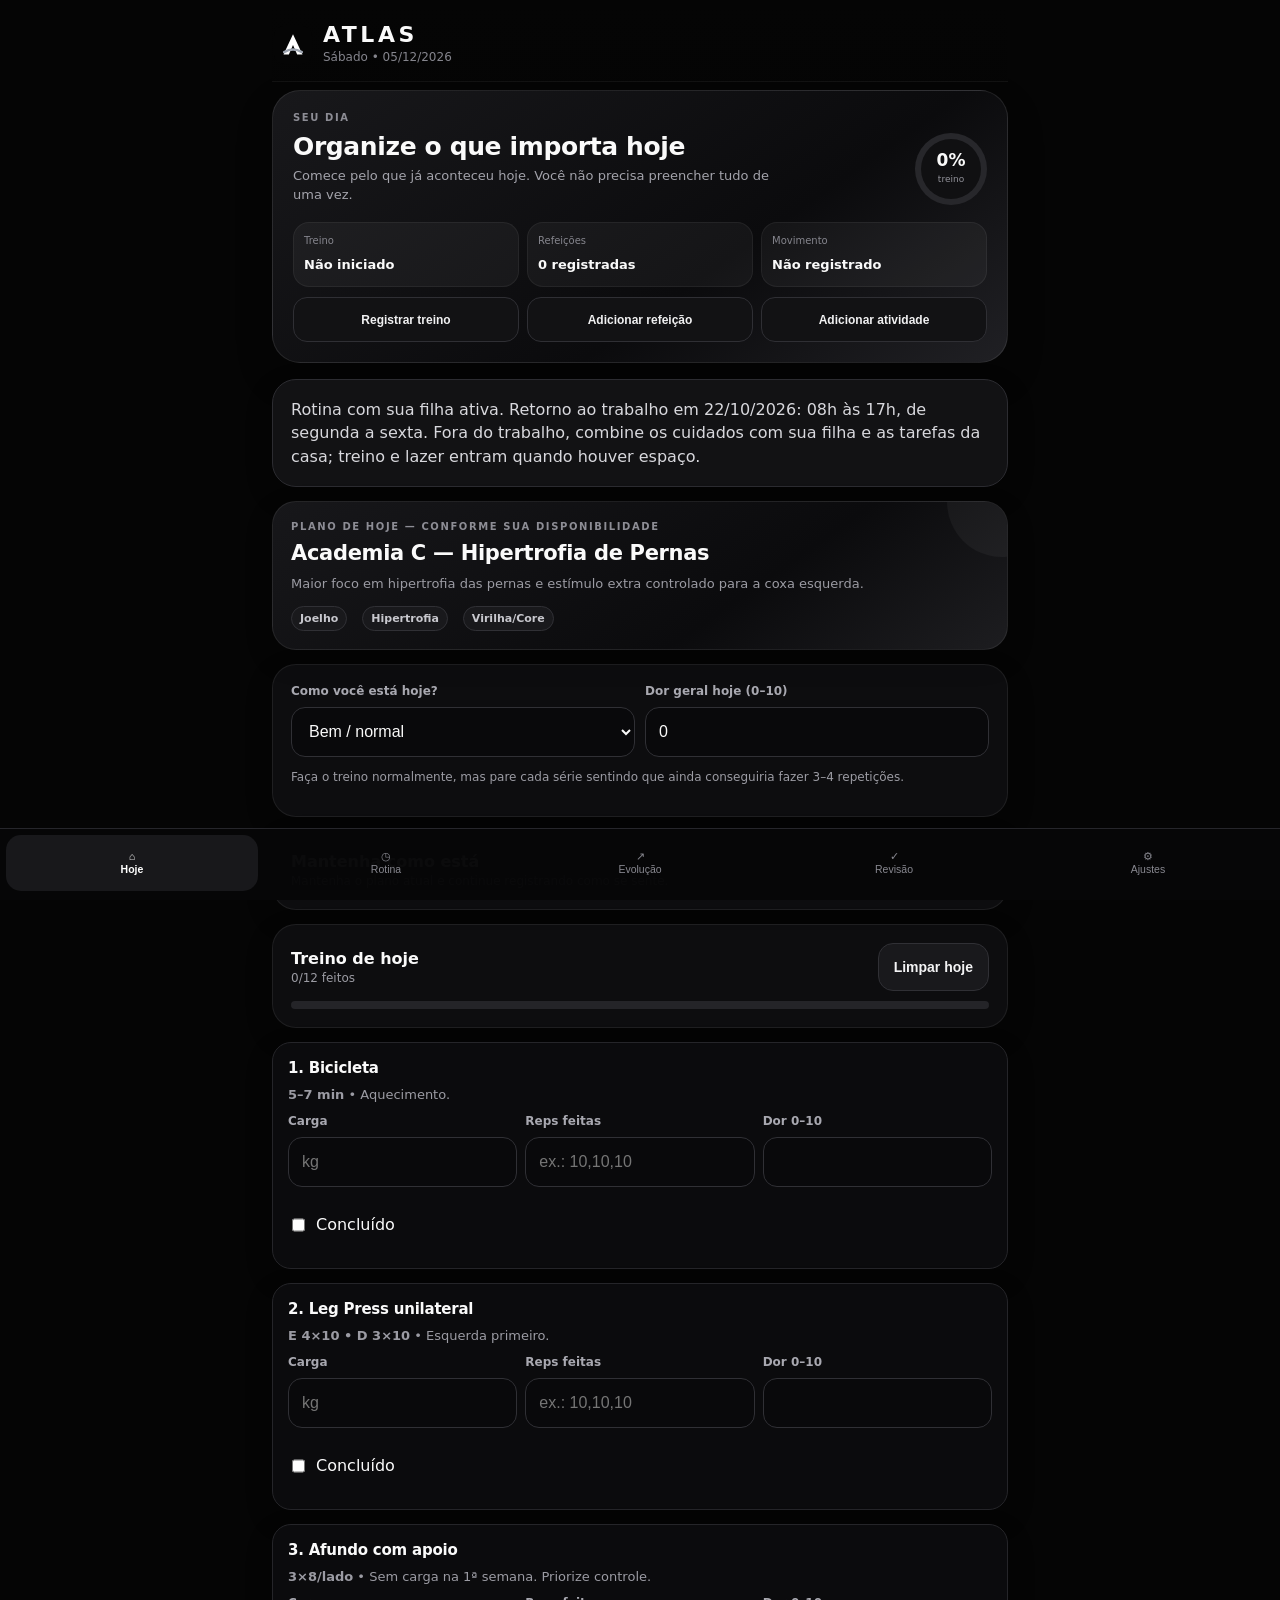
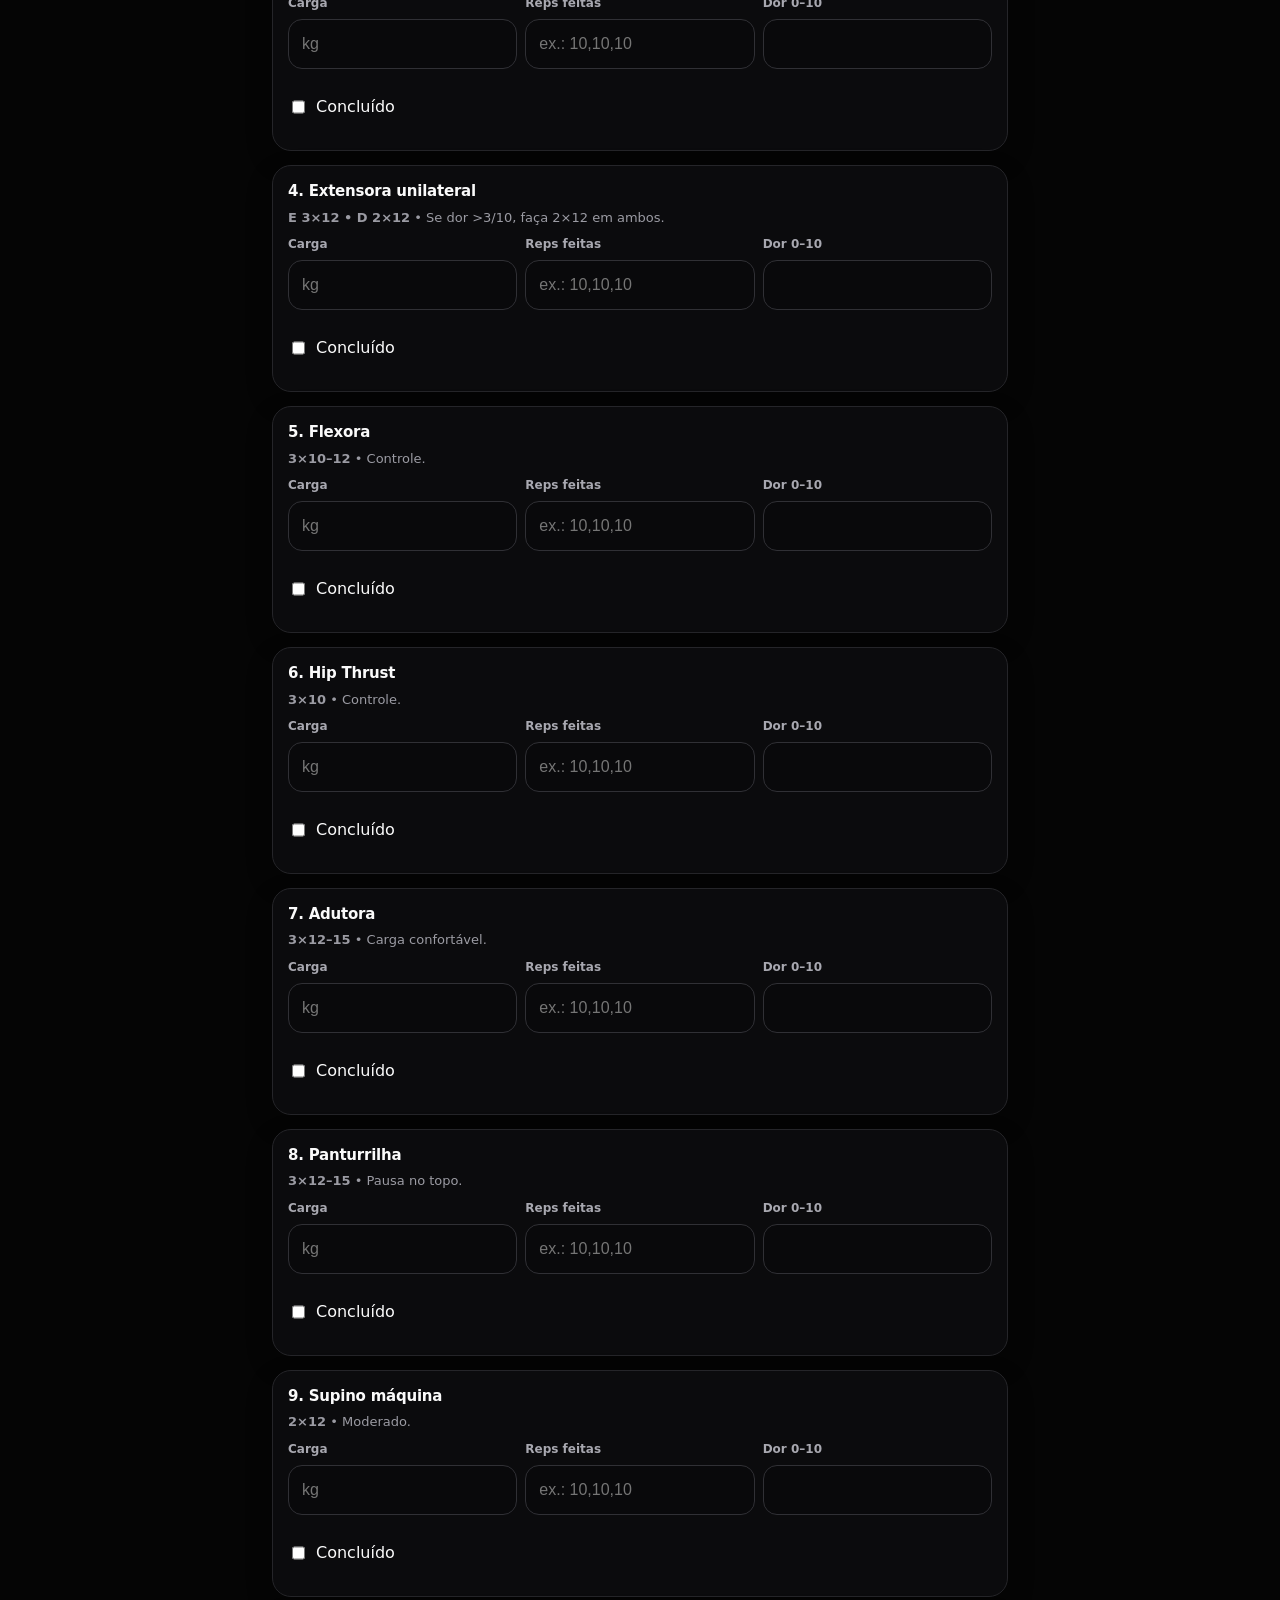
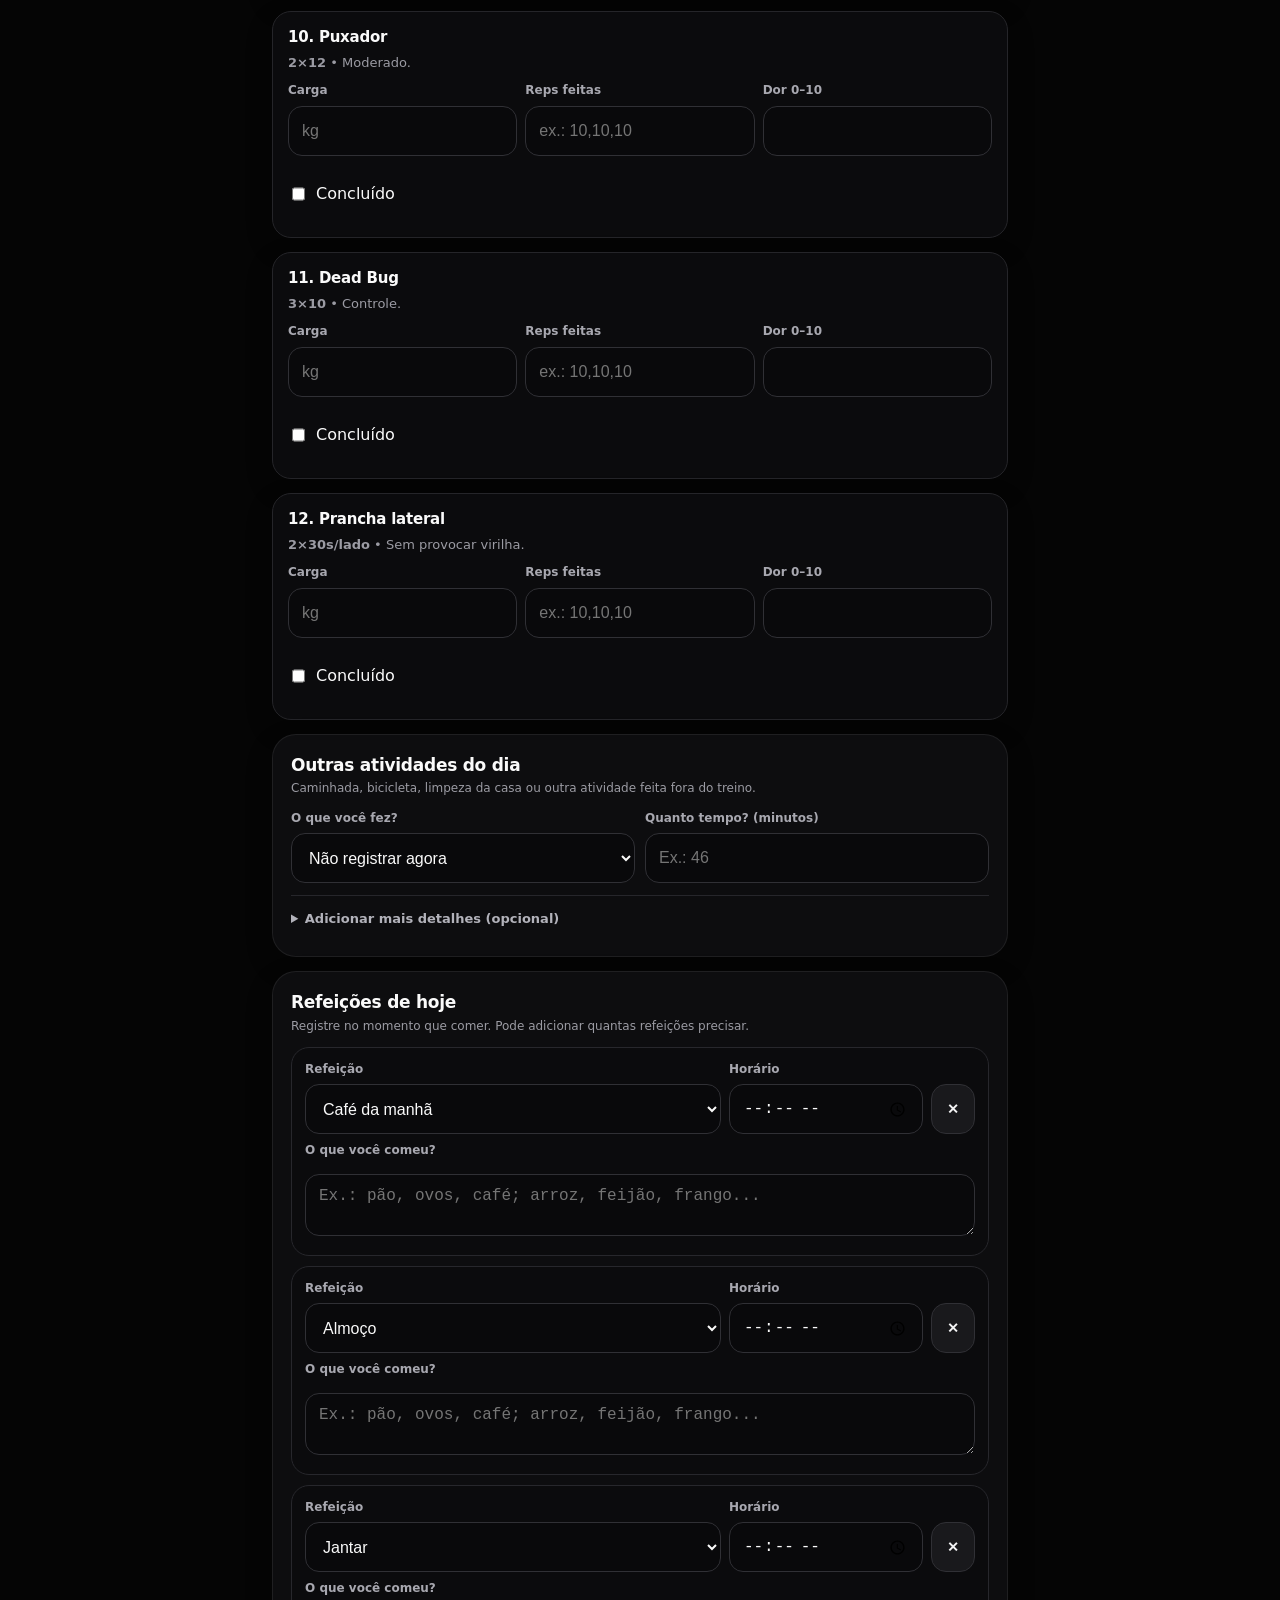
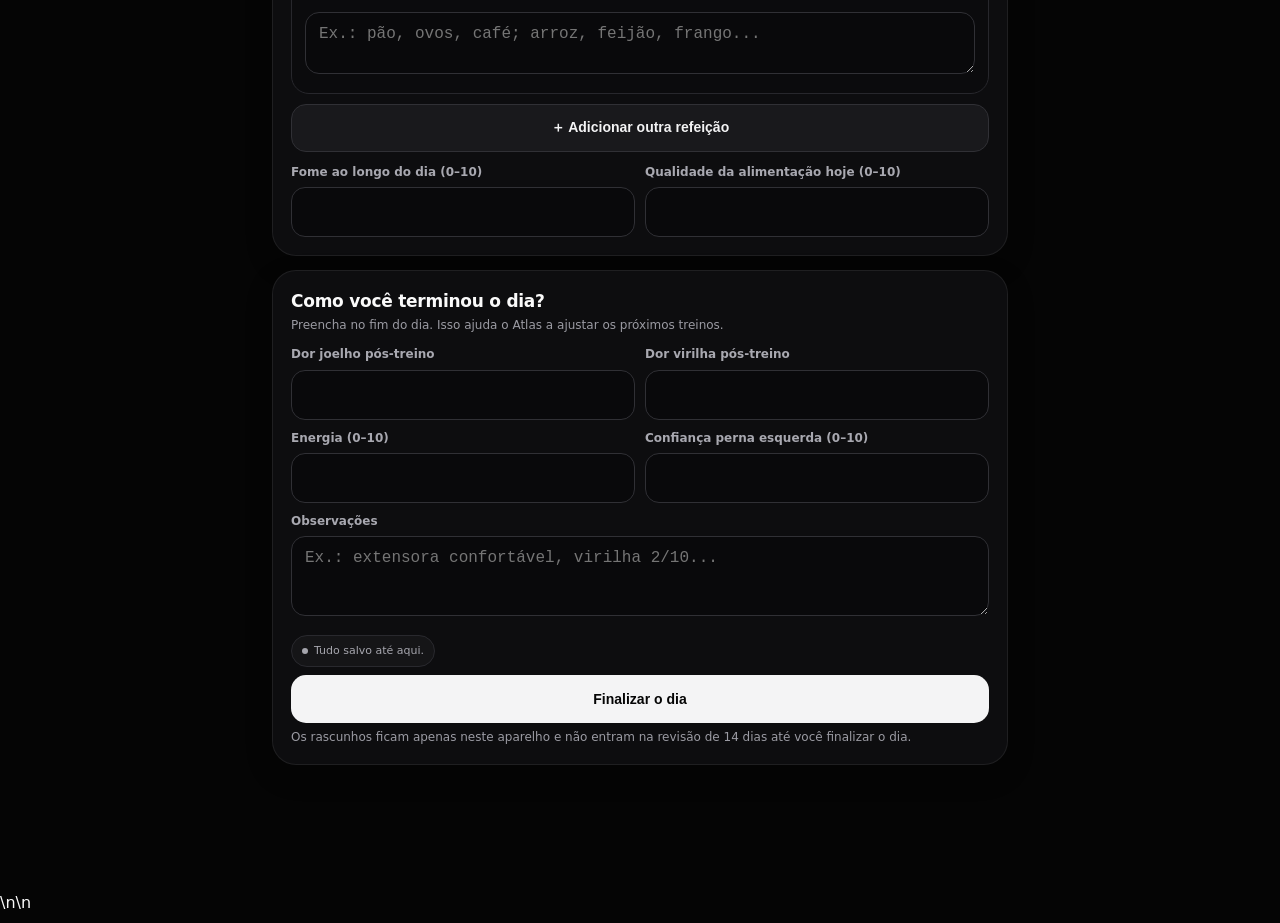
<file: reset.html>
<!doctype html>
<html lang="pt-BR"><head><meta charset="utf-8"><meta name="viewport" content="width=device-width,initial-scale=1"><meta name="theme-color" content="#050505"><title>Redefinir Atlas</title>
<style>body{margin:0;background:#050505;color:#fff;font-family:system-ui;display:grid;place-items:center;min-height:100vh}.box{max-width:420px;text-align:center;padding:28px}.a{font-size:36px;font-weight:900;letter-spacing:.14em}.s{color:#aaa;margin:14px 0 22px}.ok{color:#fff}</style></head>
<body><div class="box"><div class="a">ATLAS</div><div class="s" id="status">Limpando a instalação antiga…</div></div>
<script>
(async()=>{
 const status=document.getElementById('status');
 try{
   if('serviceWorker' in navigator){
     const regs=await navigator.serviceWorker.getRegistrations();
     for(const r of regs) await r.unregister();
   }
   if('caches' in window){
     const ks=await caches.keys();
     for(const k of ks) await caches.delete(k);
   }
   localStorage.clear();
   sessionStorage.clear();
   status.textContent='Limpeza concluída. Abrindo o Atlas novo…';
 }catch(e){status.textContent='Abrindo o Atlas novo…';}
 setTimeout(()=>location.replace('./?clean=301&ts='+Date.now()),800);
})();
</script></body></html>
</file>
